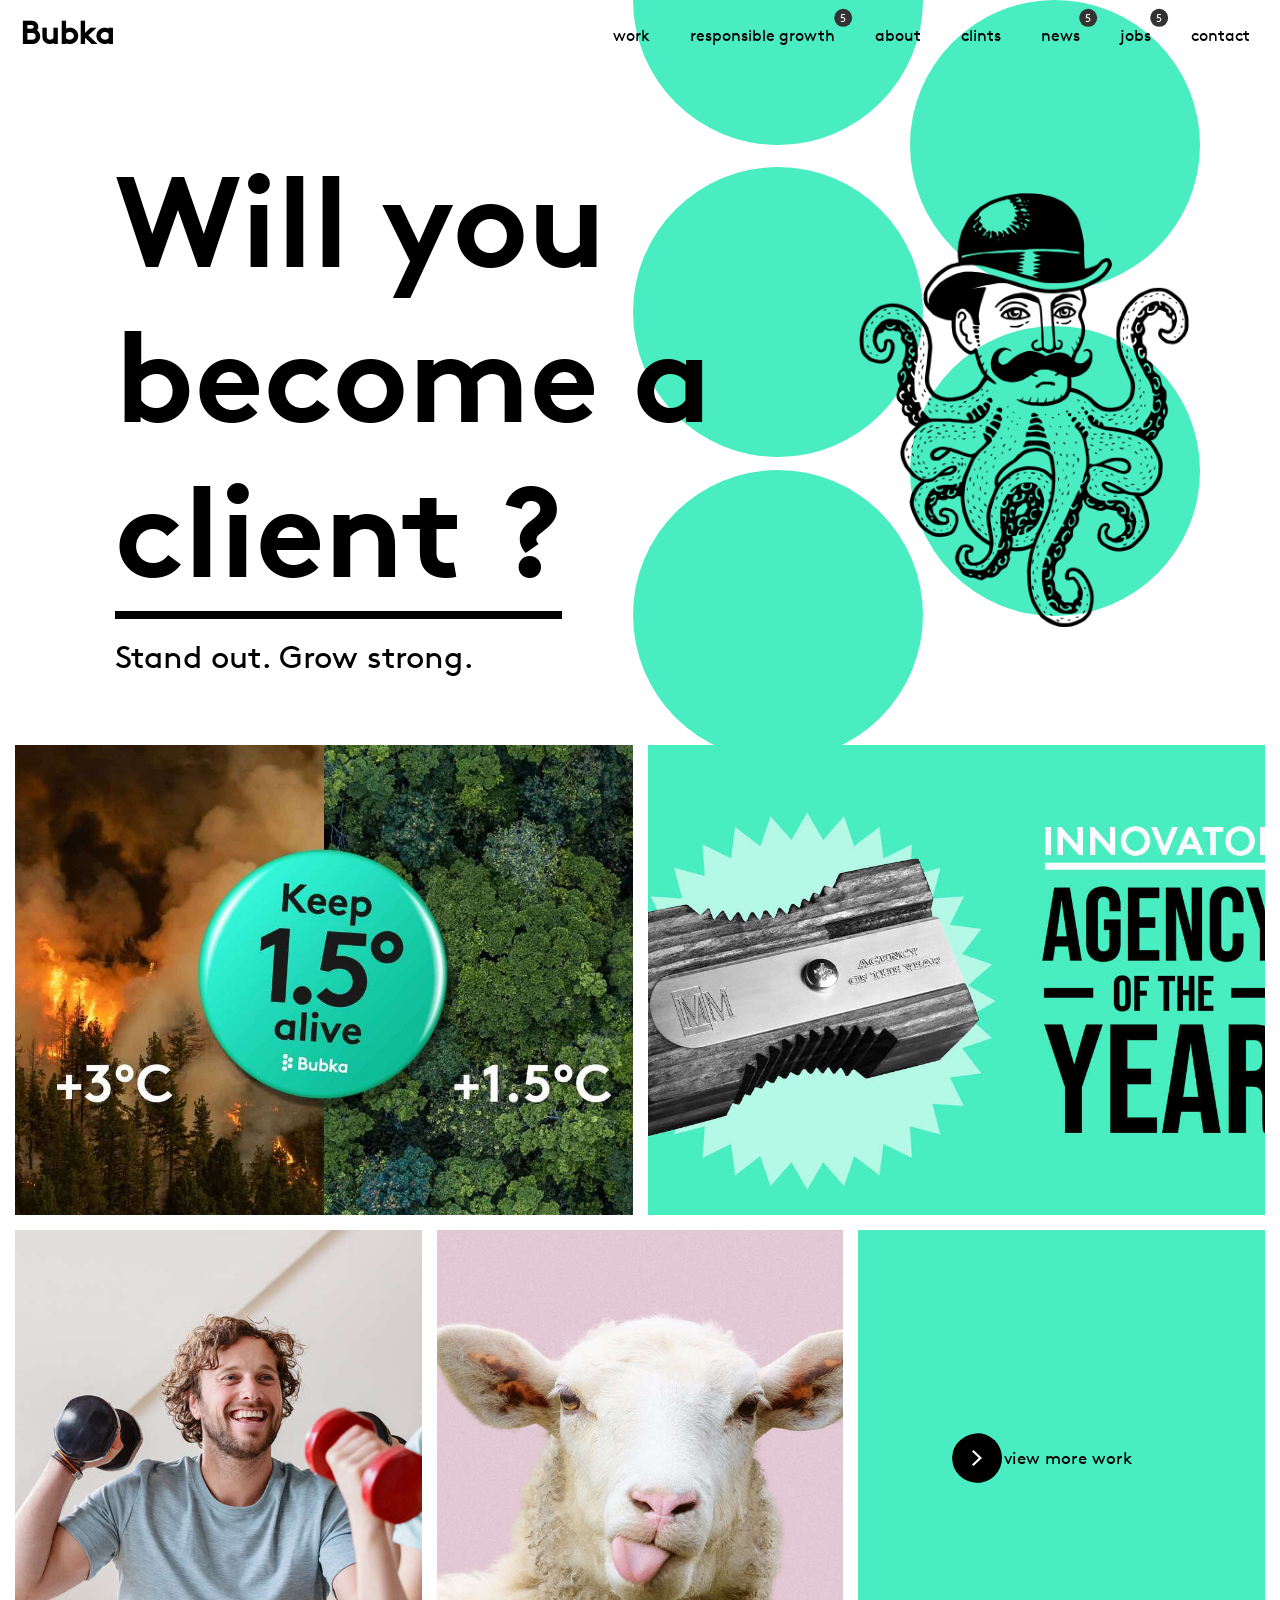
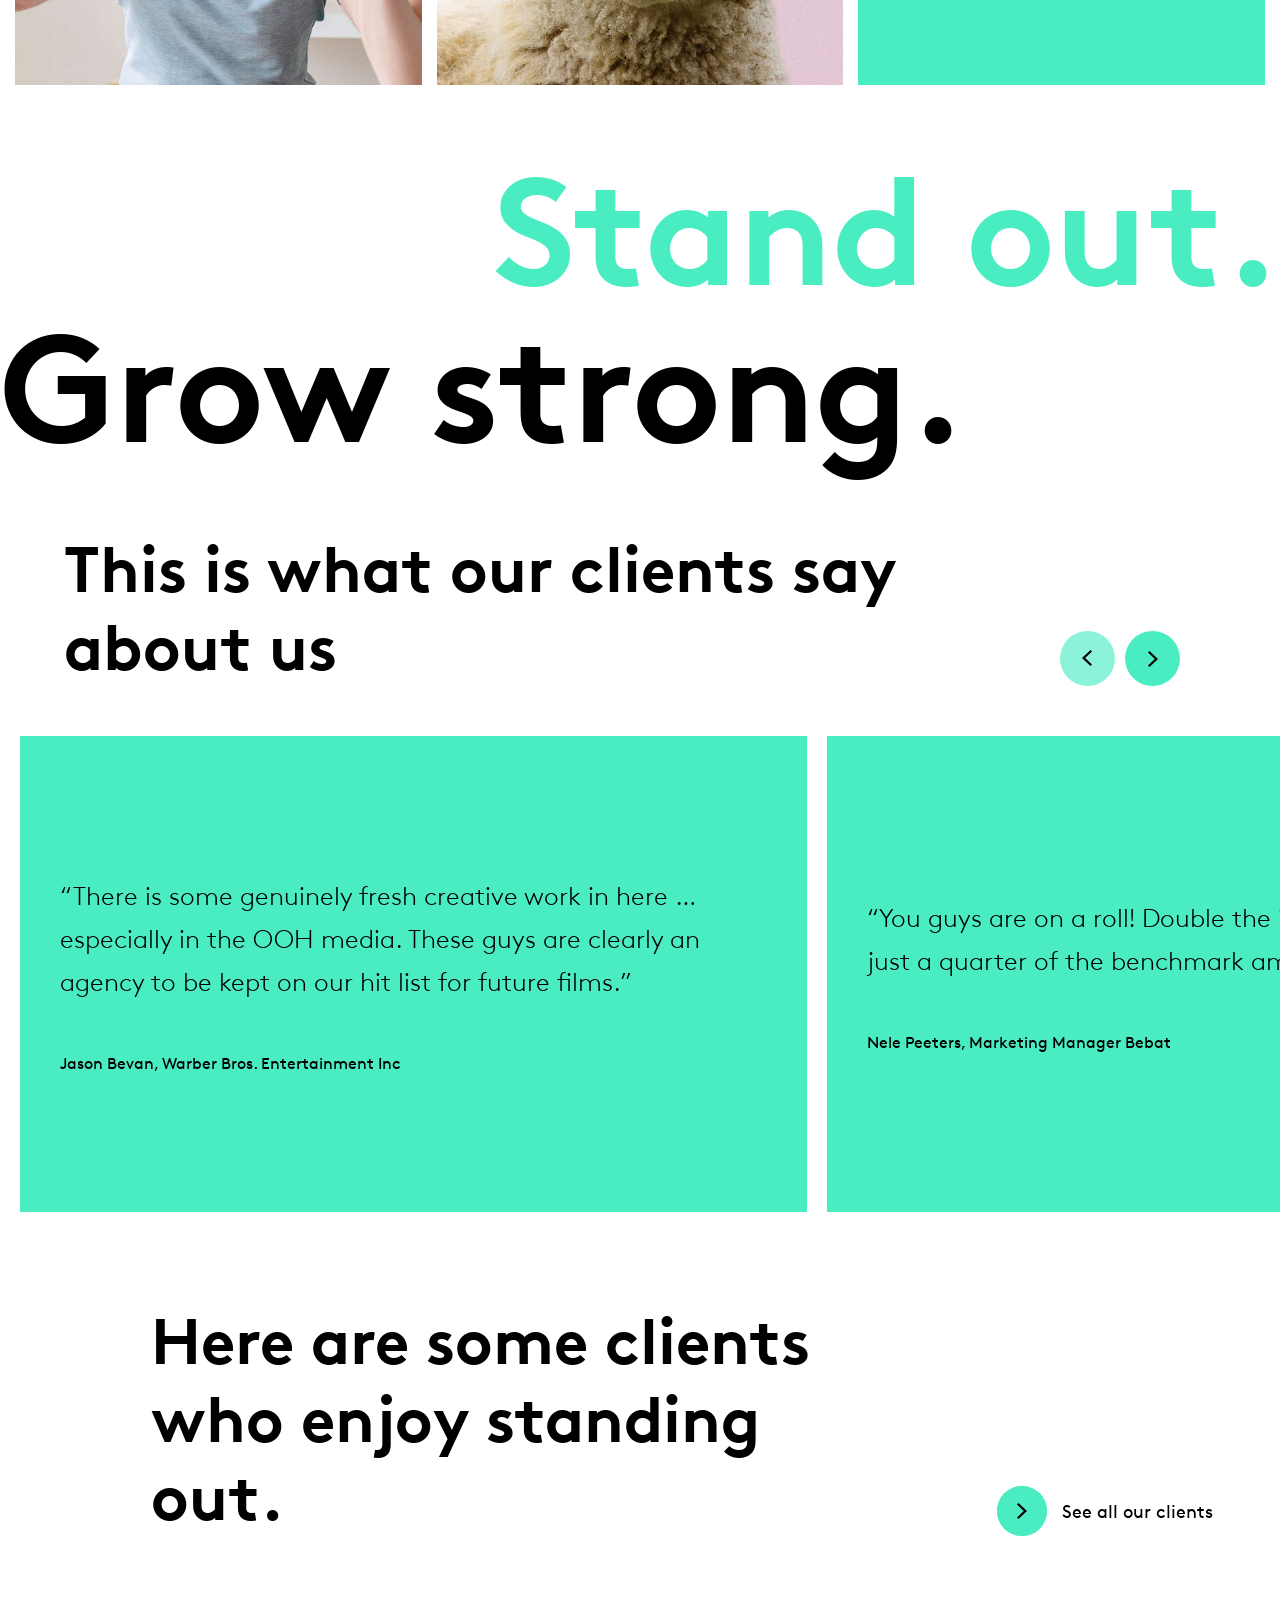
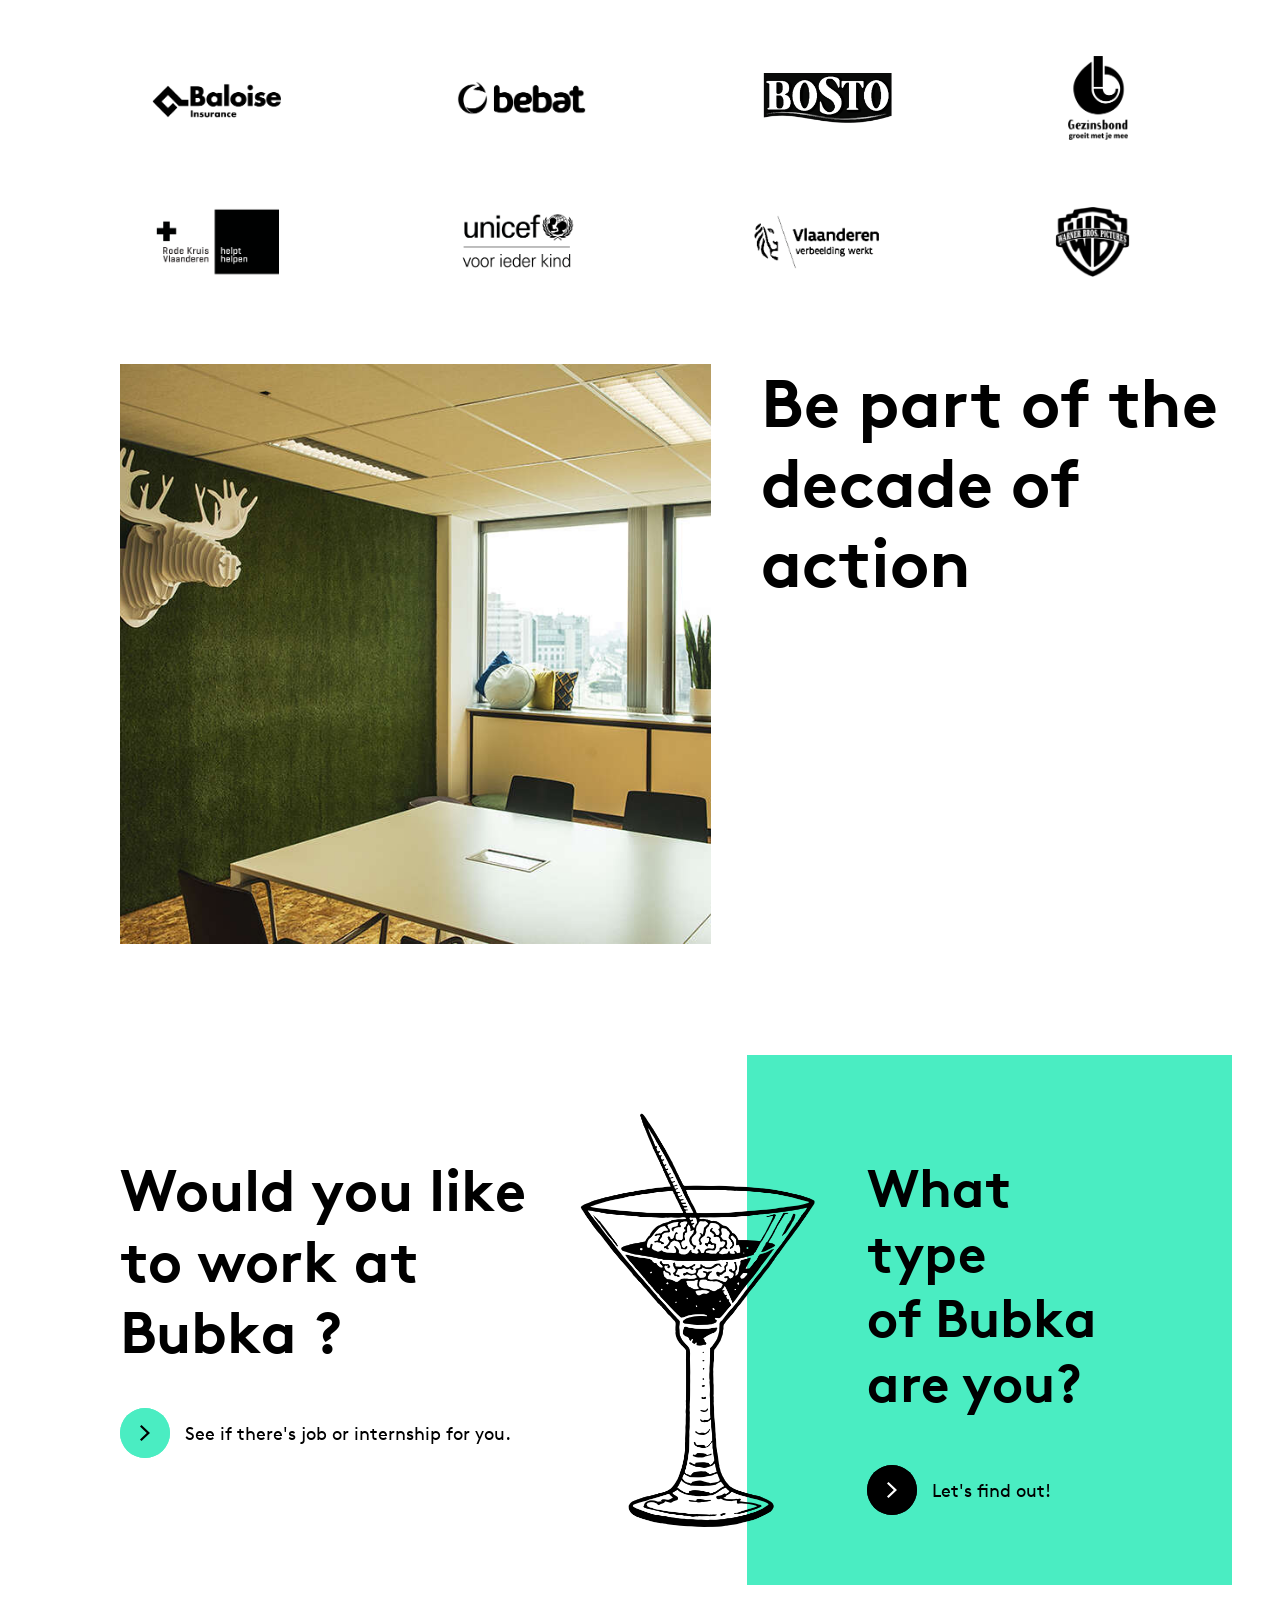
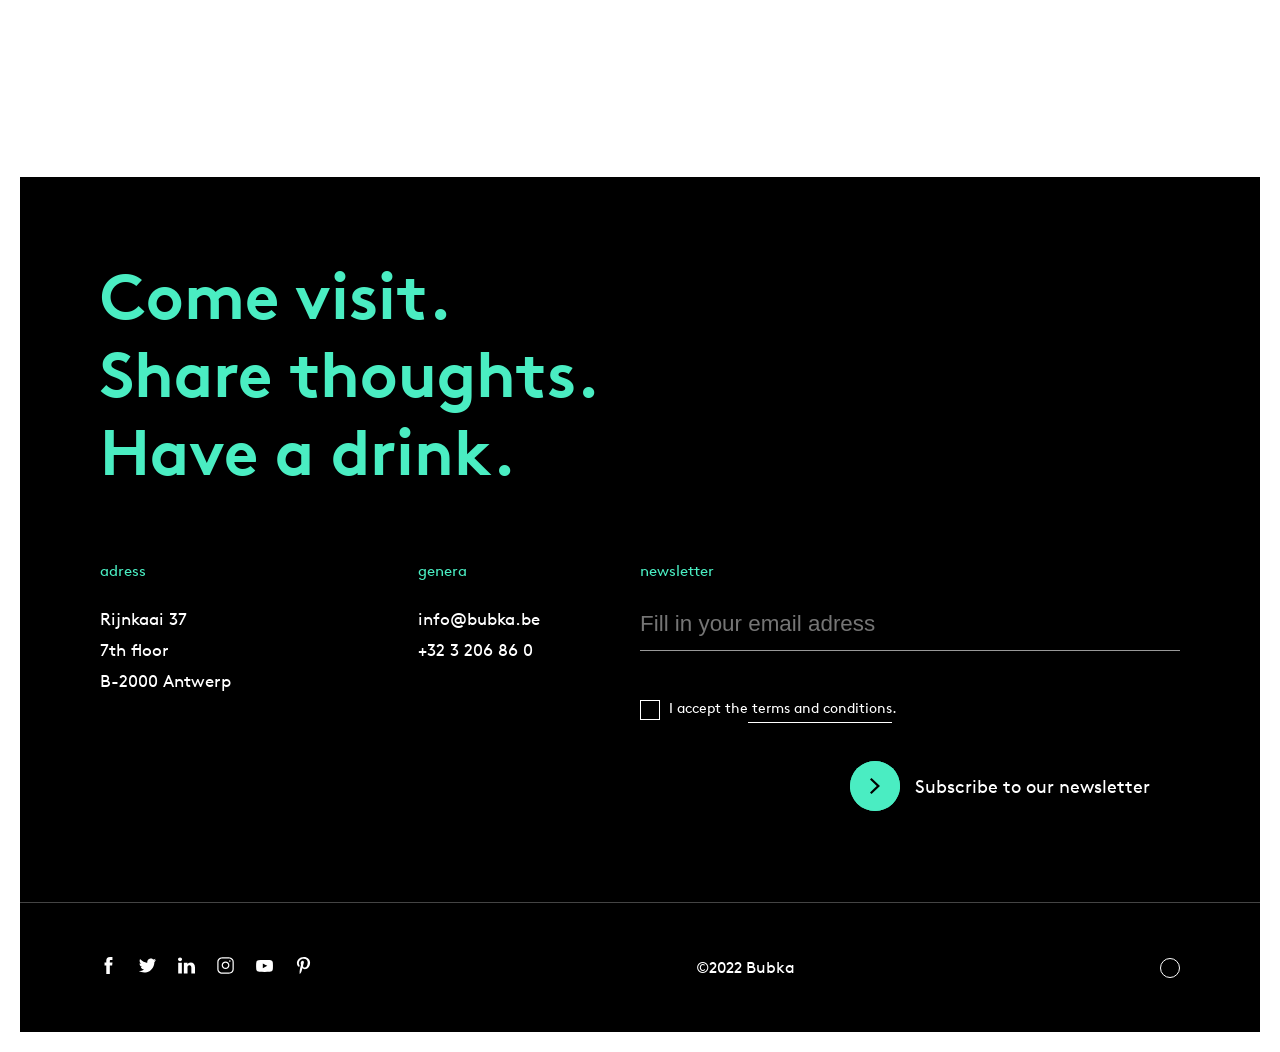
<file: index.html>
<!DOCTYPE html>
<html>
<head>
    <meta charset="UTF-8">
    <meta http-equiv="X-UA-Compatible" content="IE=edge">
    <meta name="viewport" content="width=device-width, initial-scale=1.0">
    <link rel="stylesheet" href="about.css">
    <title>bubka</title>
</head>
<body>
    <div class="cerles">
        <div class="c1"></div>
        <div class="c2"></div>
        <div class="c3"></div>
        <div class="c4"></div>
        <div class="c5"></div>
    </div>
    <nav class="menu">
        <div class="logo">
            <p id="texte_logo">Bubka</p>
            <div class="icones_menu">
                <div class="icn1"></div>
                <div class="icn2"></div>
                <div class="icn3"></div>
                <div class="icn4"></div>
                <div class="icn5"></div>
            </div>
        </div>
        <ul class="links_menu">
            <li class="link"><a href="#">work</a></li>
            <li class="link"><a href="#" class="notif">responsible growth</a></li>
            <li class="link"><a href="#">about</a></li>
            <li class="link"><a href="#">clints</a></li>
            <li class="link"><a href="#" class="notif">news</a></li>
            <li class="link"><a href="#" class="notif">jobs</a></li>
            <li class="link"><a href="#">contact</a></li>
        </ul>
    </nav>
    <header class="en_tete">
        <div class="content_text">
            <div class="texte_header">
                <h1>Will you <br> become a<br><span class="anime_texte"></span></h1>
                <p>Stand out. Grow strong.</p>
            </div>
        </div>
        <div class="header_img"></div>
        
    </header>
    <main class="main">
        <div class="galerie">
            <div class="long_image">
                <div class="img_galerie img_g1">
                    <div class="dark_back">
                        <div class="texte_dark">
                            <h2 class="h2">81% of sustainability ads lack credibility. And you campaigns ?</h2>
                        <p class="p">RESEARCH: The Credibility Deficit</p>
                        </div>
                    </div>
                </div>
                <div class="img_galerie img_g2">
                    <div class="dark_back">
                        <div class="texte_dark">
                            <h2 class="h2">Rejoice! We are Innovator Agency of the Year!</h2>
                        <p class="p">Hey, that's us!</p>
                        </div>
                    </div>
                </div>
            </div>
            <div class="petit_image">
                <div class="img_galerie img_g3">
                    <div class="dark_back">
                        <div class="texte_dark">
                            <h2 class="h2">Becoming a market leader, by caring for people</h2>
                        <p class="p">Bosto</p>
                        </div>
                    </div>
                </div>
                <div class="img_galerie img_g4">
                    <div class="dark_back">
                        <div class="texte_dark">
                            <h2 class="h2">What would happen if your lawn could talk? It'd send you to Horta</h2>
                        <p class="p">Horta</p>
                        </div>
                    </div>
                </div>
                <div class="img_galerie img_g5">
                    <button class="view">
                        <div class="fleche flch">
                            <img src="partenaires/blanc.svg">
                        </div>
                        view more work
                    </button>
                    <img src="bubka_img/Cat.png" class="img_cat">
                </div>
            </div>
        </div>
        <div class="texte_anime">
            <h2 class="right">Stand out.</h2>
            <h2 class="left">Grow strong.</h2>
        </div>
        <div class="contener_btn_slide">
            <h2>This is what <span class="back_para">our clients</span> say<br> about us</h2>
            <div class="btns_slides">
                <div class="btn_left flch">
                    <img src="partenaires/noir.svg">
                </div>
                <div class="btn_right flch">
                    <img src="partenaires/noir.svg">
                </div>
            </div>
        </div>
        <div class="caroucel">
            <div class="elements_caroucel">
                <div class="element">
                    <p class="titre_caroucel">“There is some genuinely fresh creative work in here … especially in the OOH media. These guys are clearly an agency to be kept on our hit list for future films.”</p>
                    <p class="para_caroucel">Jason Bevan, Warber Bros. Entertainment Inc</p>
                </div>
                <div class="element">
                    <p class="titre_caroucel">“You guys are on a roll! Double the interaction on our page in just a quarter of the benchmark amount of posts."</p>
                    <p class="para_caroucel">Nele Peeters, Marketing Manager Bebat</p>
                </div>
                <div class="element">
                        <p class="titre_caroucel">“In touch with my market, collaborative thinking and taking initiatives, creative solutions and fast, accurate action. And on top of that, I get to work with fun people at Bubka. Together, we’ve been finding the best ways to make Bosto grow year after year.” </p>
                        <p class="para_caroucel">Ann Vermeiren, Senior Product Manager Bosto</p>
                </div>
                <div class="element"></div>
            </div>
        </div>
        <div class="contener_btn_slide cbs2">
            <h2>Here are some <span class="back_para">clients</span> <br> who enjoy <span class="back_para">standing</span> <br> <span class="back_para">out.</span></h2>
            <button class="btn_anime blanc">
                <div class="fleche_anime flch">
                    <img src="partenaires/noir.svg">
                </div>
                See all our clients
            </button>
        </div>

        <div class="contener_partenaires">
            <div class="partetenaires part_1">
                <img src="partenaires/img1.png" class="img_part img_part_1">
                <img src="partenaires/img2.png" class="img_part img_part_2">
                <img src="partenaires/img3.png" class="img_part img_part_3">
                <img src="partenaires/img4.png" class="img_part img_part_4">
            </div>
            <div class="partetenaires part_2">
                <img src="partenaires/img5.png" class="img_part img_part_1">
                <img src="partenaires/img6.png" class="img_part img_part_2">
                <img src="partenaires/img7.png" class="img_part img_part_3">
                <img src="partenaires/img8.png" class="img_part img_part_4">
            </div>
        </div>
        <div class="section_img_para">
            <div class="img_sec_para"></div>
            <h2>Be part of the <br> <span class="back_para">decade of action</span></h2>
        </div>
        <div class="section_would">
            <div class="texte_sec_would">

                <h2>Would you like <br> to work at <br> Bubka ?</h2>

                <button class="btn_anime blanc">
                <div class="fleche_anime flch">
                    <img src="partenaires/noir.svg">
                </div>
                See if there's job or internship for you.
            </button>

            </div>
            <div class="img_would">
                <div class="staking">
                    <h2>What <br> type <br> of Bubka <br> are you?</h2>

                    <div class="img_would_abs"></div>

                    <button class="btn_anime btn_would noir">
                        <div class="fleche_anime flch">
                            <img src="partenaires/blanc.svg">
                        </div>
                        Let's find out!
                    </button>
                </div>
            </div>
        </div>
    </main>
    <footer class="pied_page">
        <div class="main_footer">
            <h2>Come visit. <br> Share thoughts. <br> Have a drink.</h2>
            <div class="section_news">
                <div class="contacts">
                    <ul>
                        <li class="titre_contact">adress</li>
                        <li>Rijnkaai 37</li>
                        <li>7th floor</li>
                        <li>B-2000 Antwerp</li>
                    </ul>
                    <ul>
                        <li class="titre_contact">genera</li>
                        <li>info@bubka.be</li>
                        <li>+32 3 206 86 0</li>
                    </ul>
                </div>
                <div class="newsletter">
    
                    <p class="titre_contact">newsletter</p>
    
                    <input type="email" id="mail" placeholder="Fill in your email adress">
    
                    <div class="check">
                        <input type="checkbox" id="terme">
                        <label for="terme">I accept the terms and conditions.</label>
                    </div>
    
                    <div class="btn_footer">
                        
                    <button class="btn_anime blanc">
                        <div class="fleche_anime flch">
                            <img src="partenaires/noir.svg">
                        </div>
                        Subscribe to our newsletter
                    </button>
    
                    </div>
    
                </div>
            </div>
            <div class="footer_footer">
                <div class="icones">
                    <div class="svgA">
                        <img src="svg/facebook_online_social_media_icon-icons.com_71882.svg">
                    </div>
                    <div class="svgB">
                        <img src="svg/twitter_online_social_media_icon-icons.com_71881.svg">
                    </div>
                    <div class="svgC">
                        <img src="svg/linked_in_online_social_media_icon-icons.com_71877.svg">
                    </div>
                    <div class="svgD">
                        <img src="svg/instagram_f_icon-icons.com_65485.svg">
                    </div>
                    <div class="svgE">
                        <img src="svg/YOUTUBE_icon-icons.com_65487.svg">
                    </div>
                    <div class="svgF">
                        <img src="svg/pinterest_online_social_media_icon-icons.com_71875.svg">
                    </div>
                </div>
                <p>©2022 Bubka</p>
                <div class="icone_bizare"></div>
            </div>
        </div>
    </footer>
    <script src="main.js"></script>
</body>
</html>
</file>
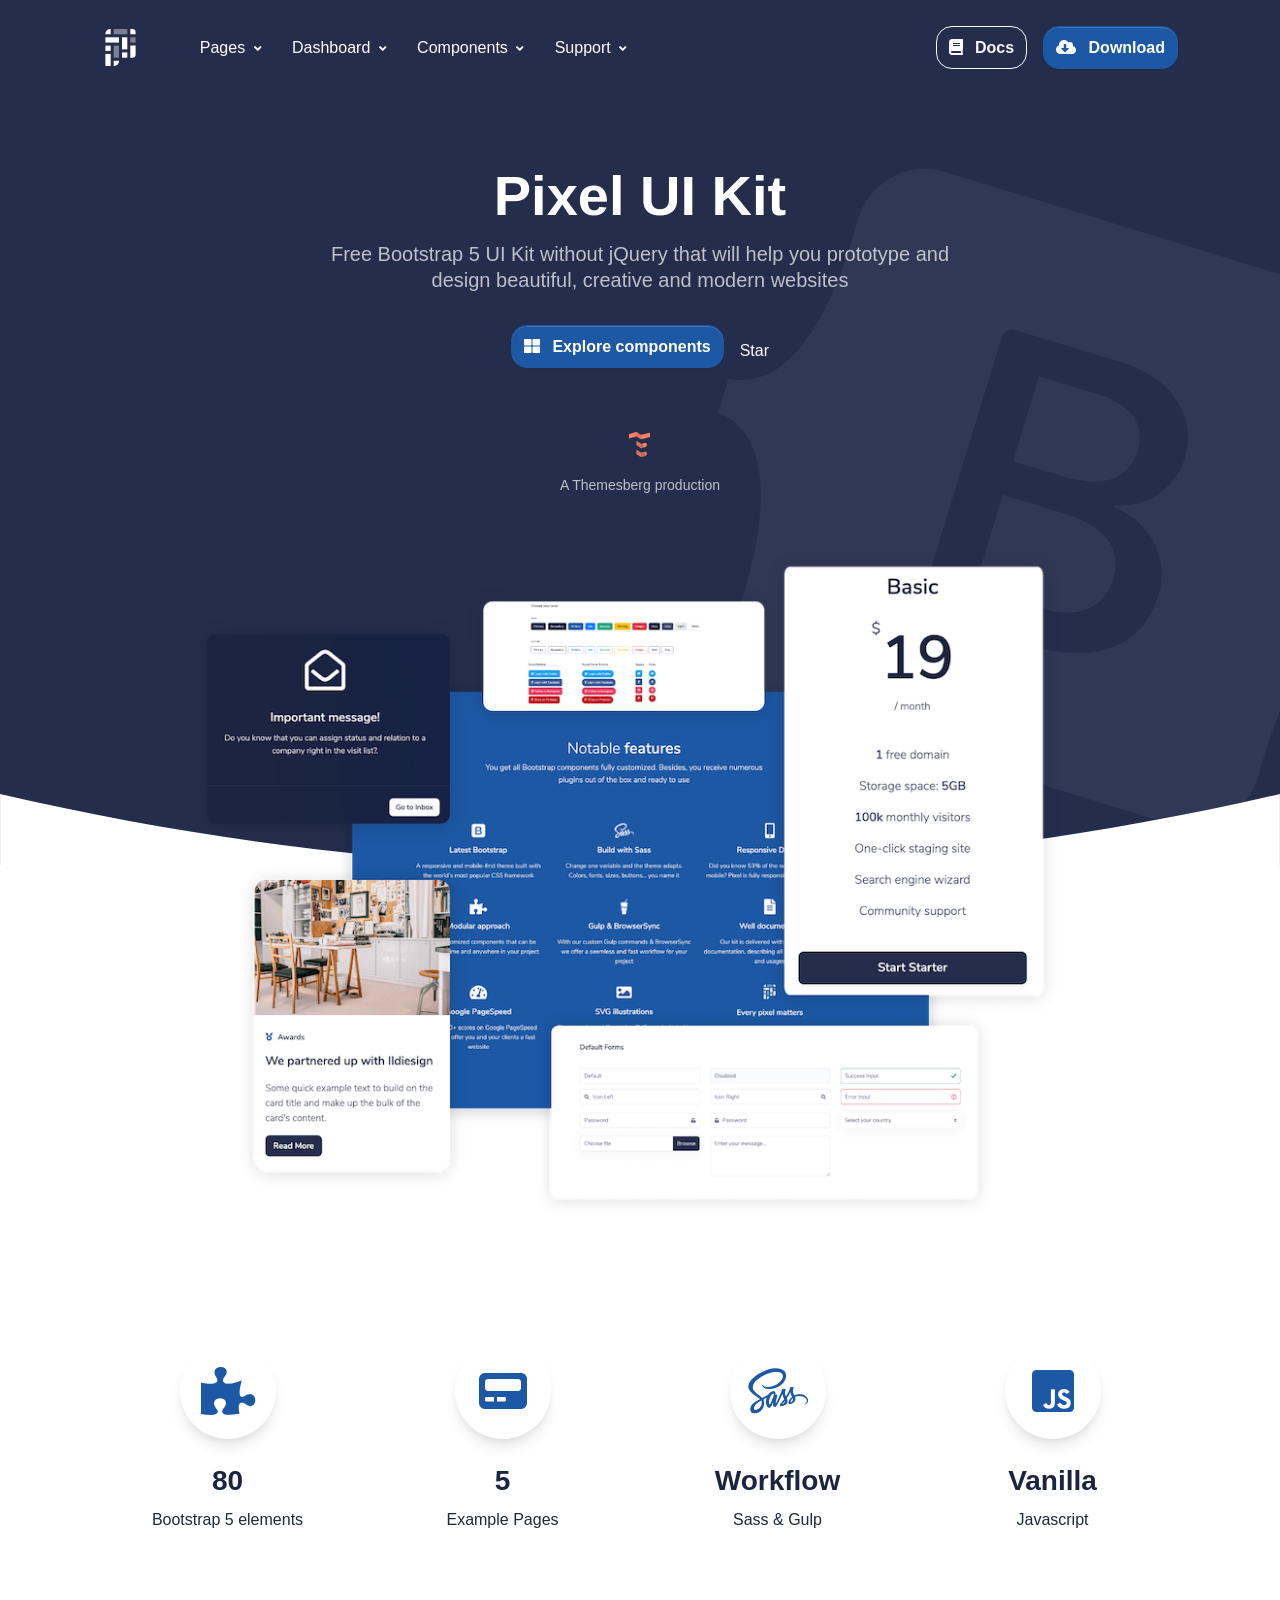
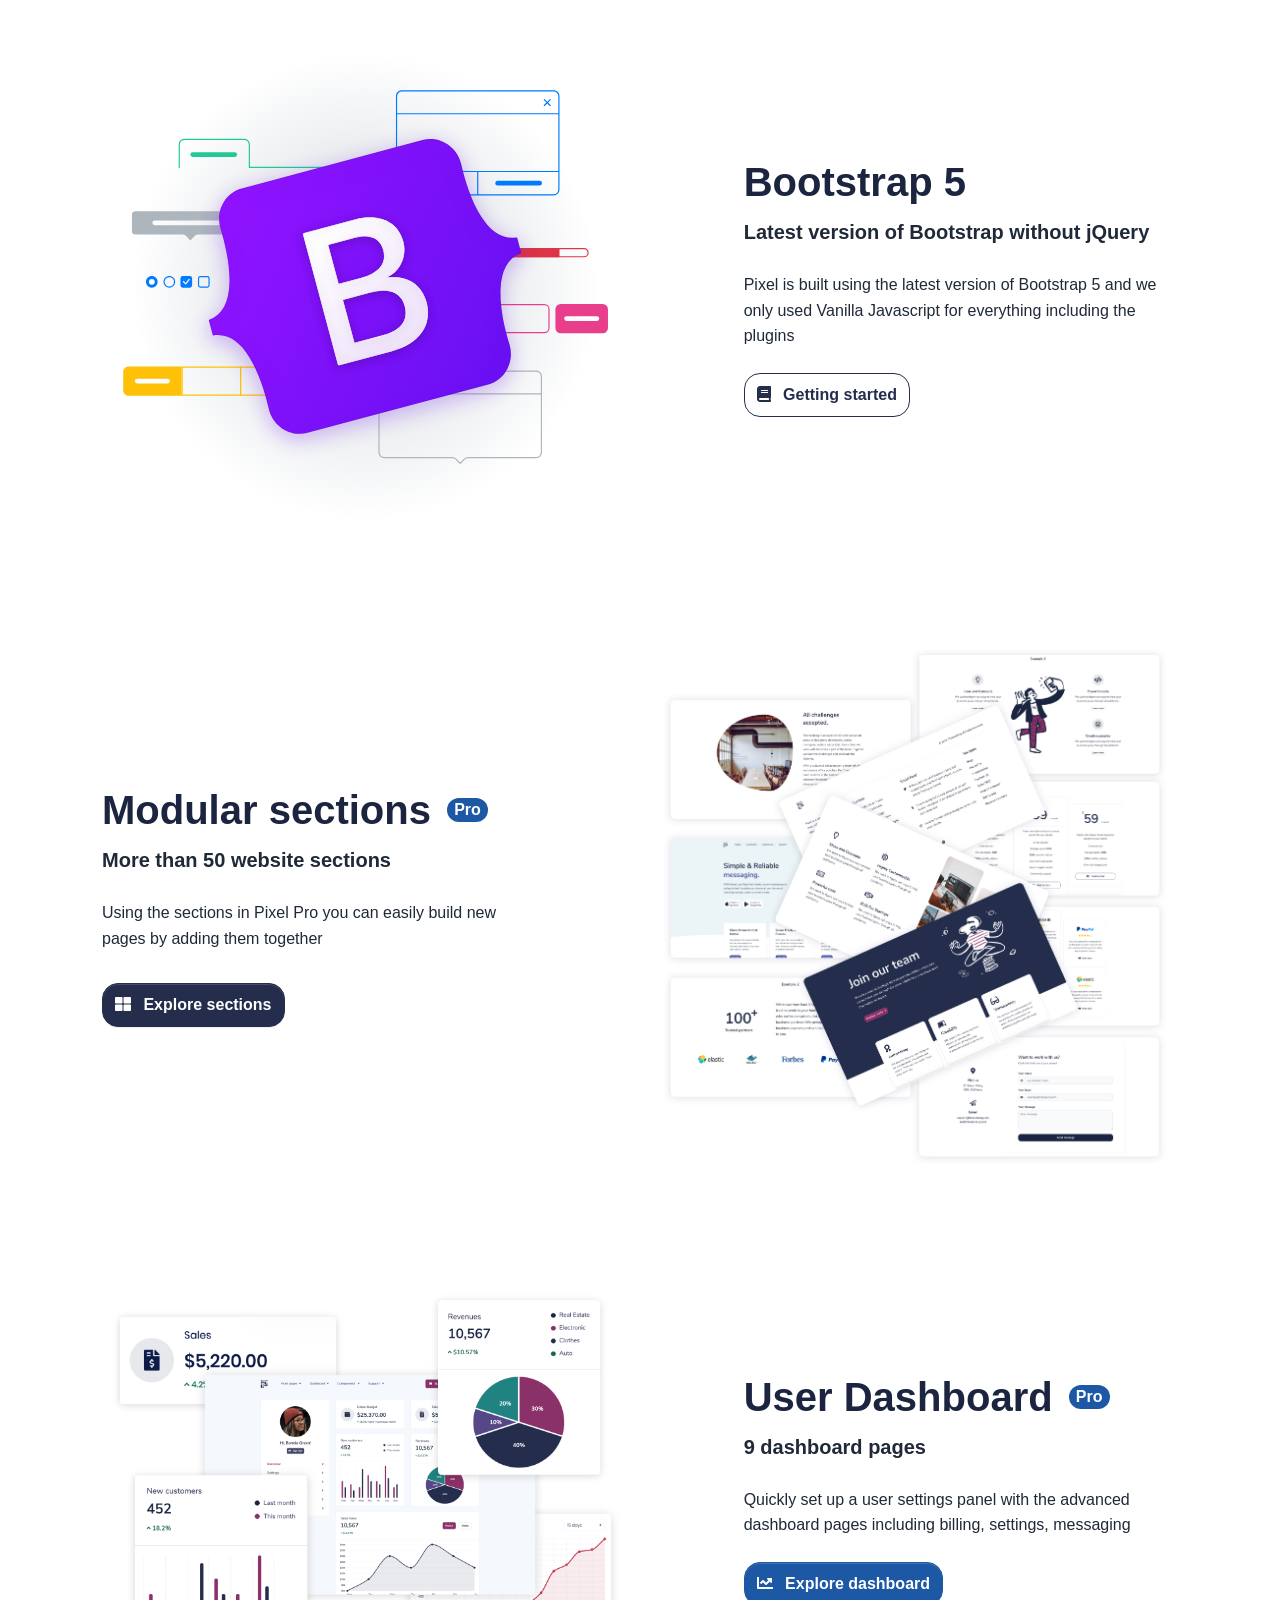
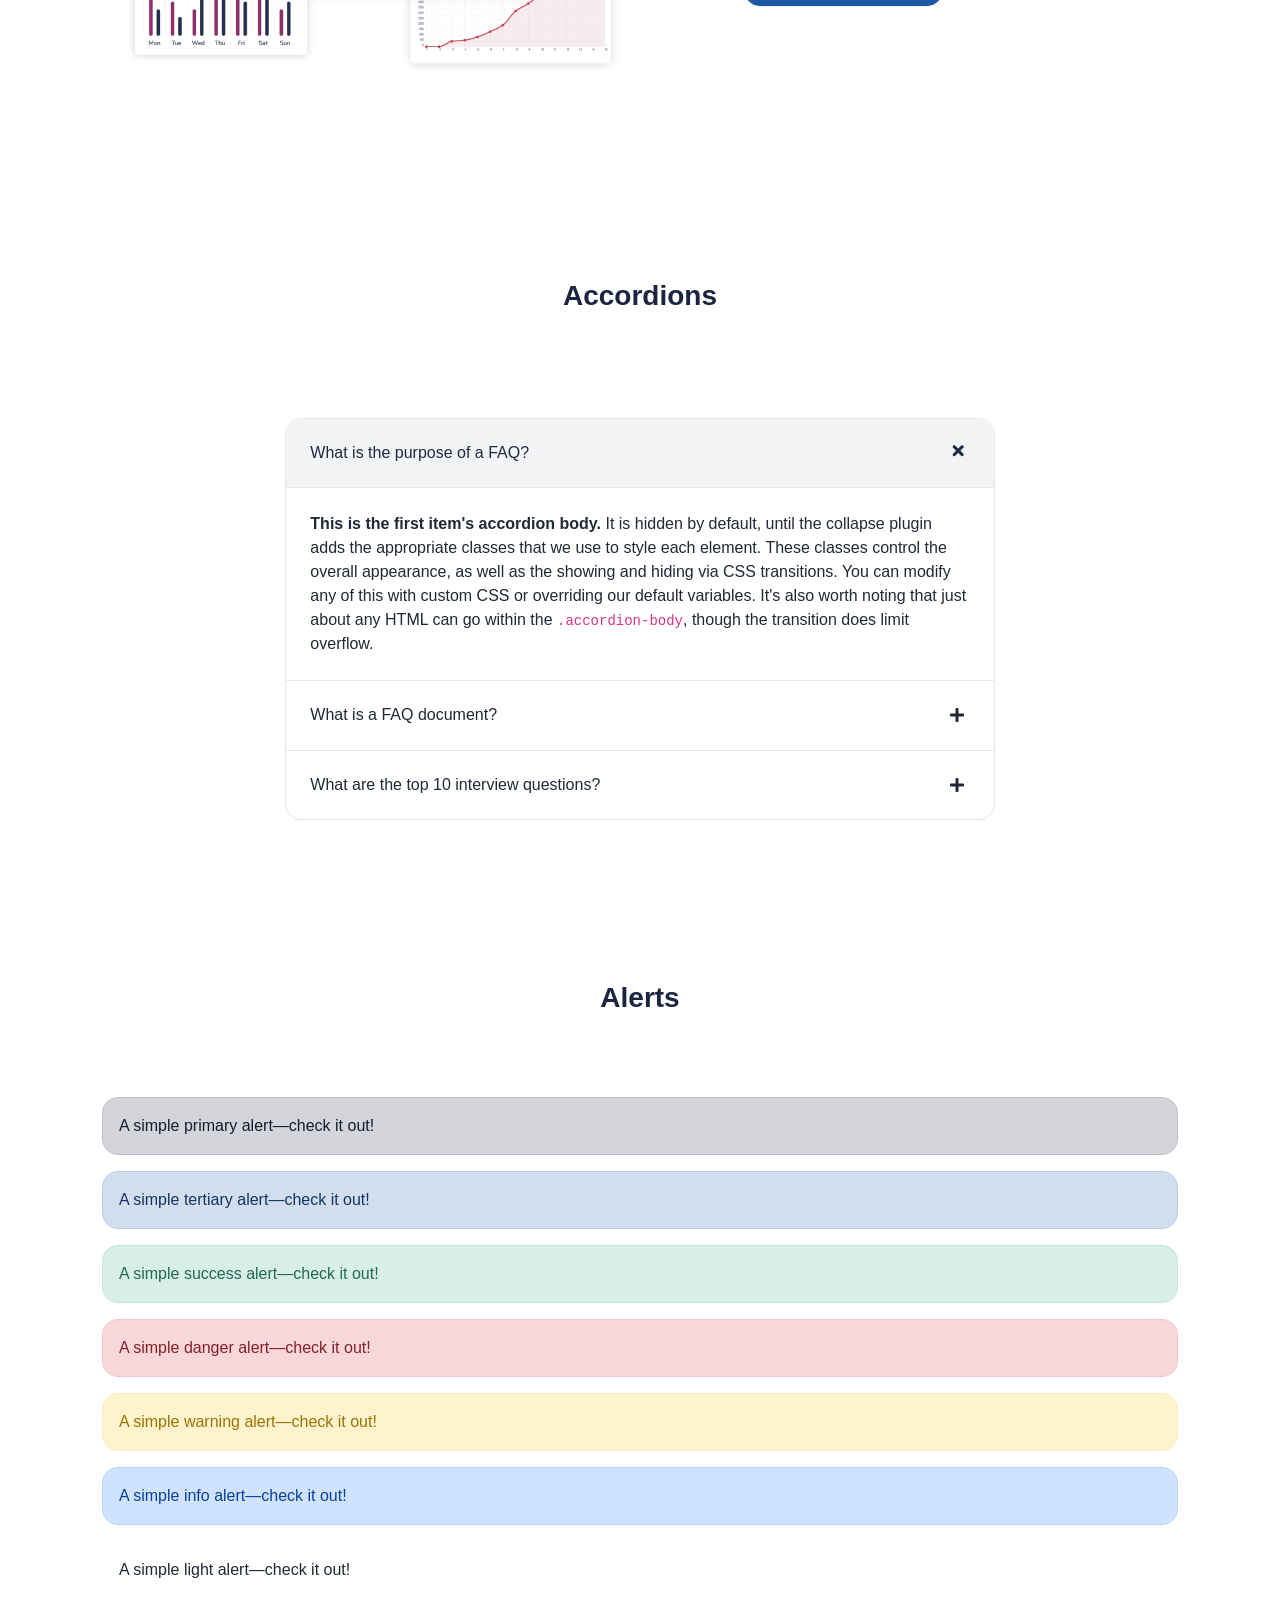
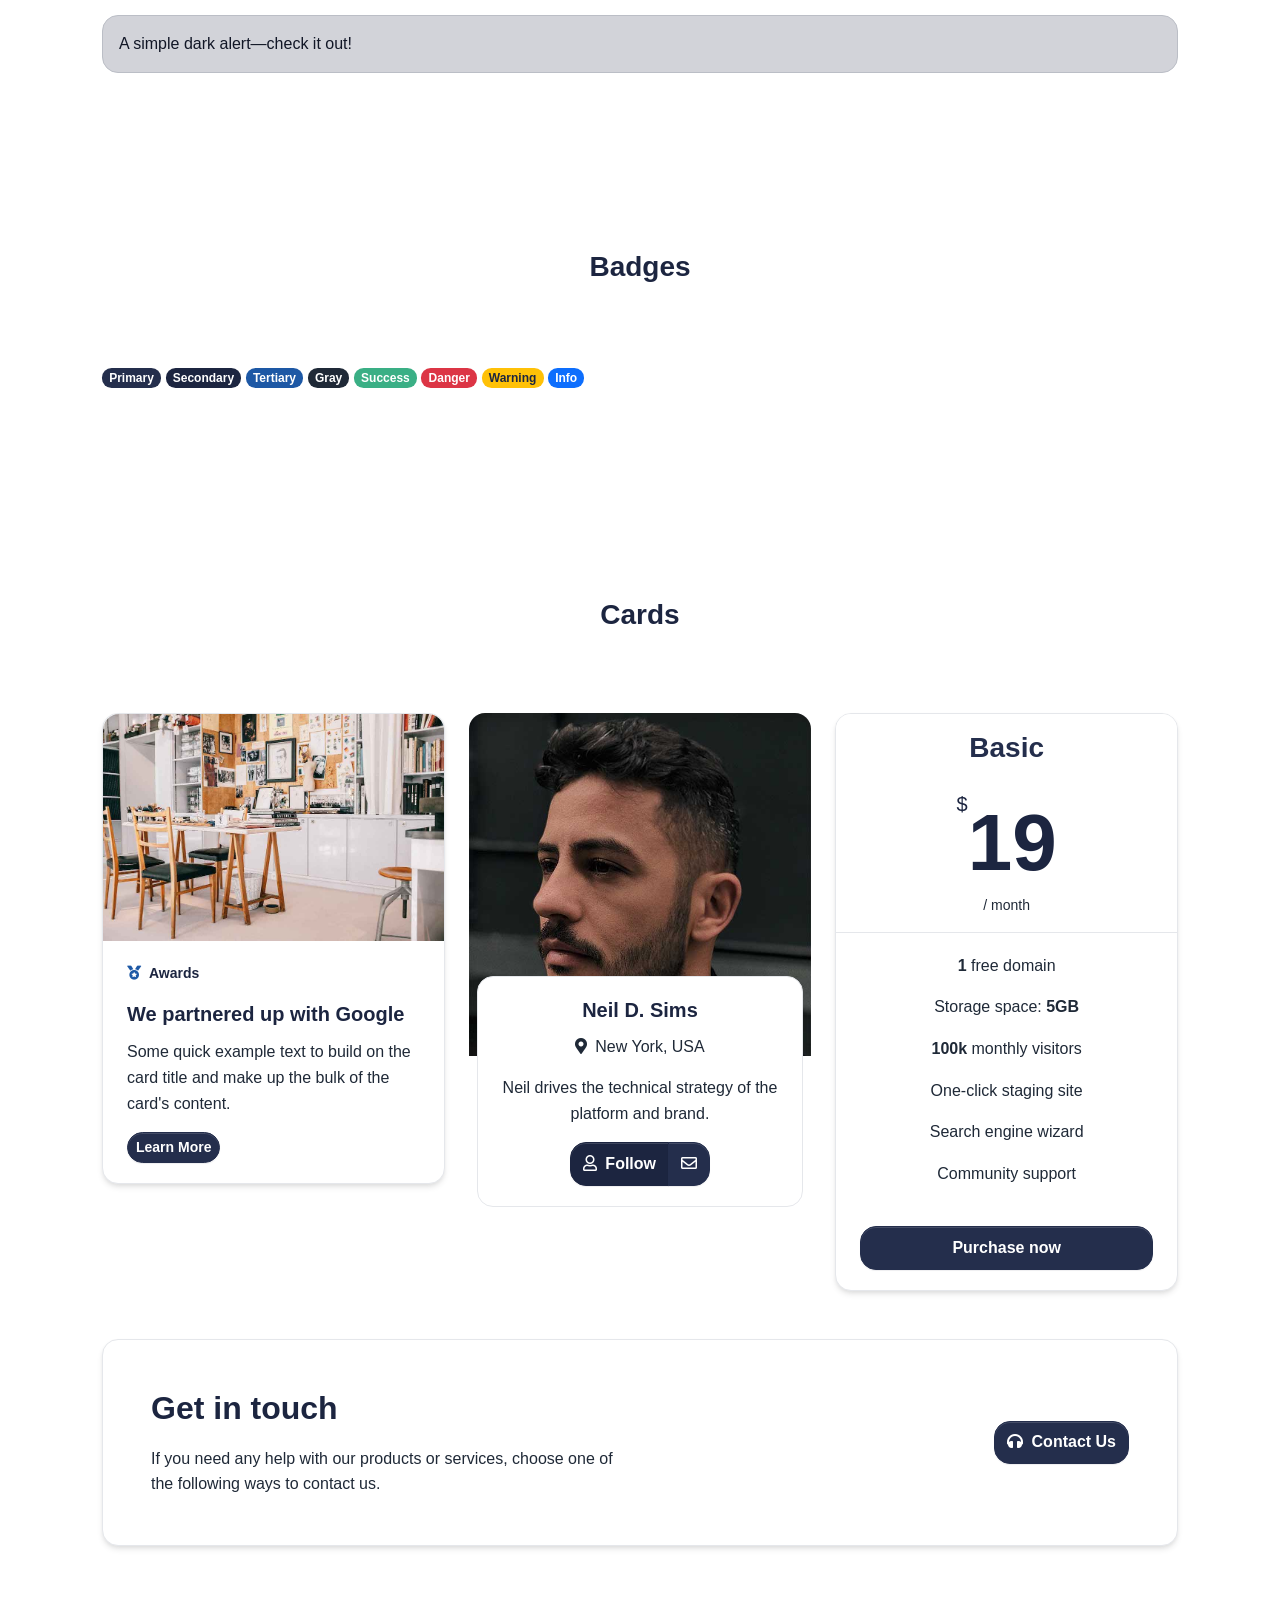
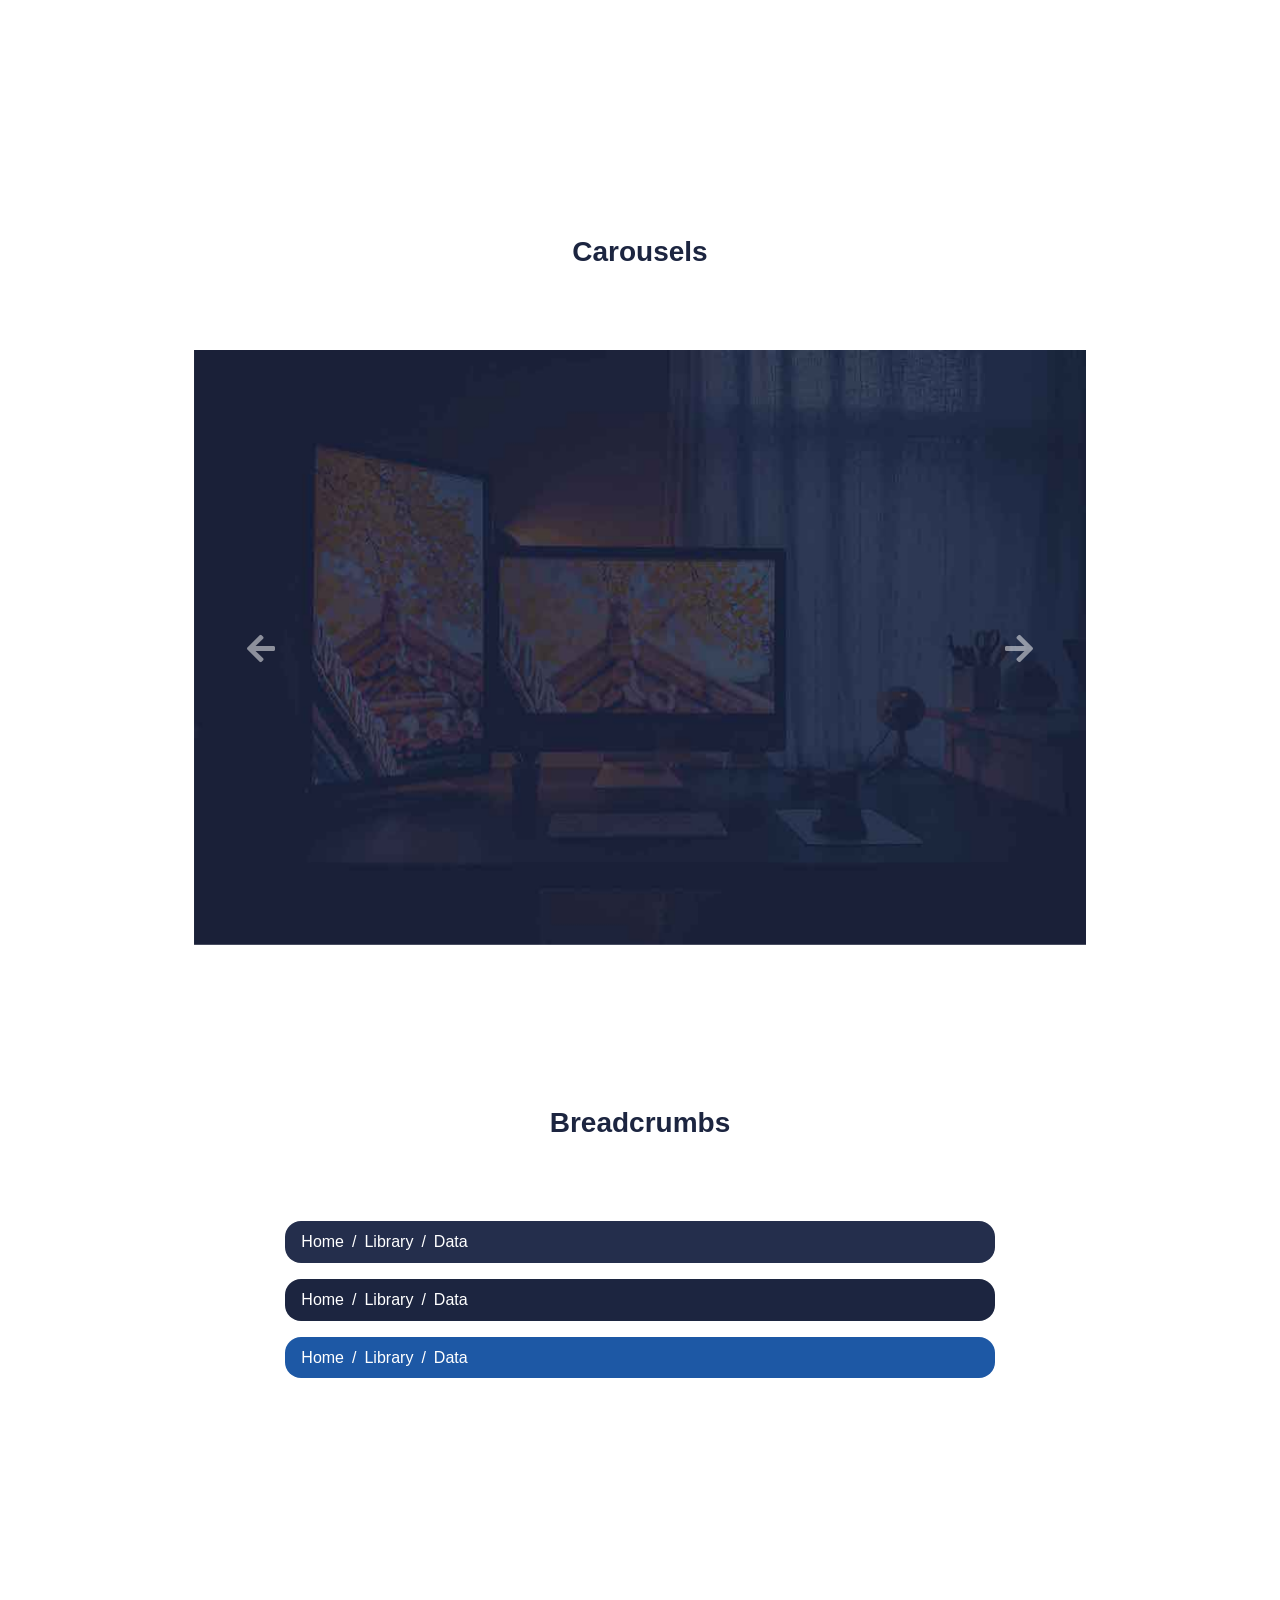
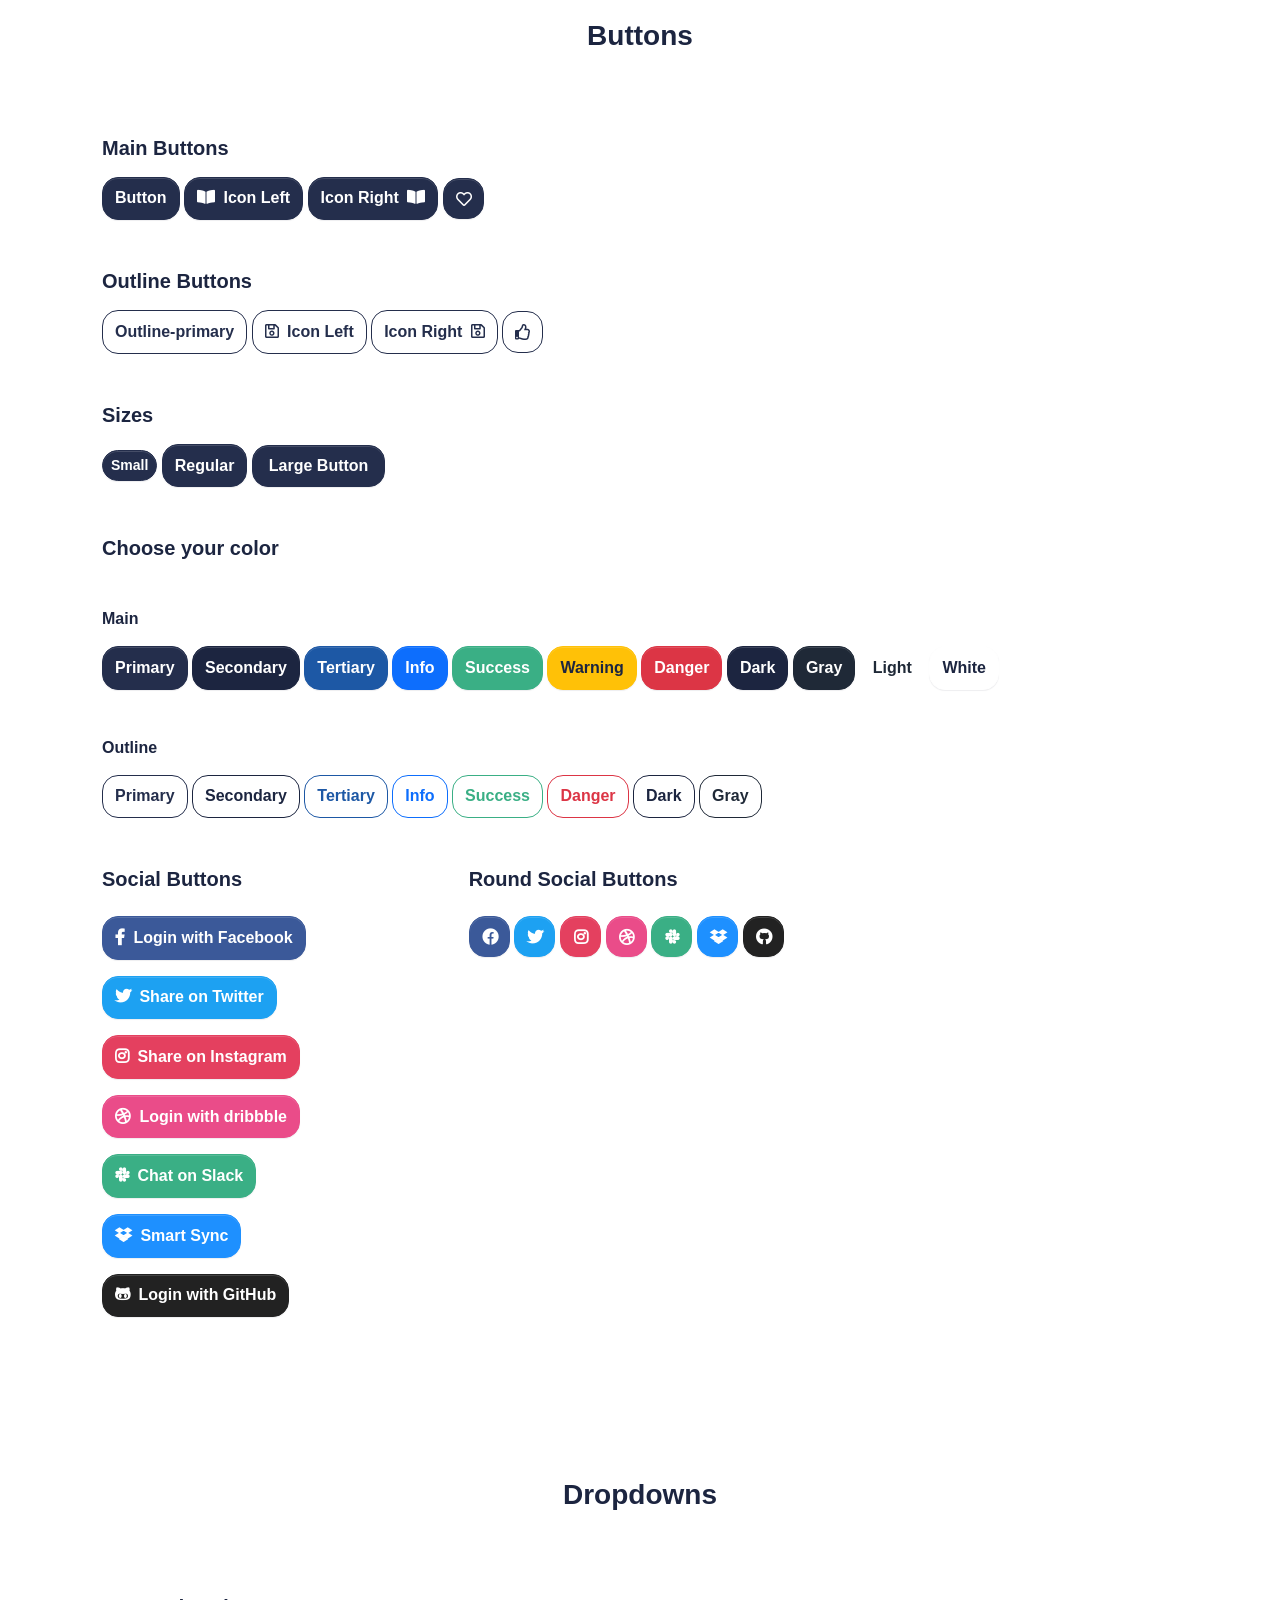
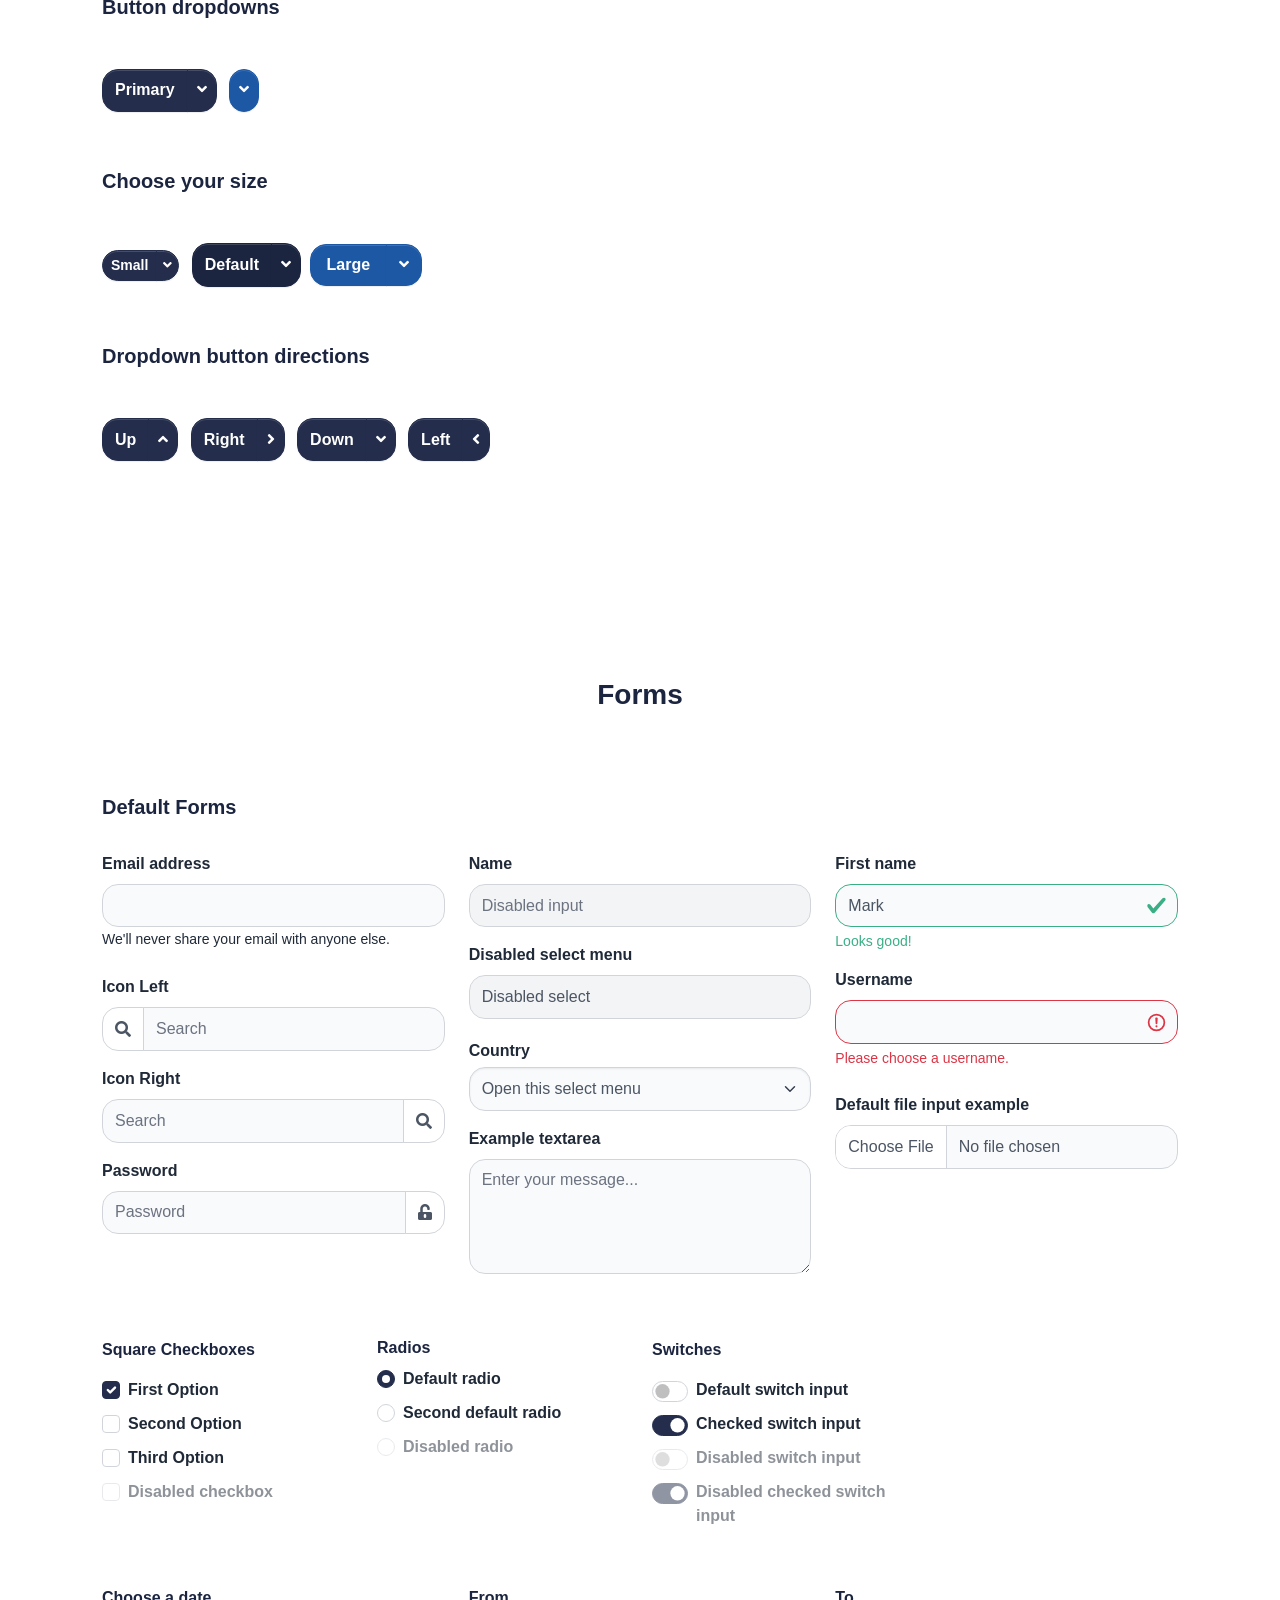
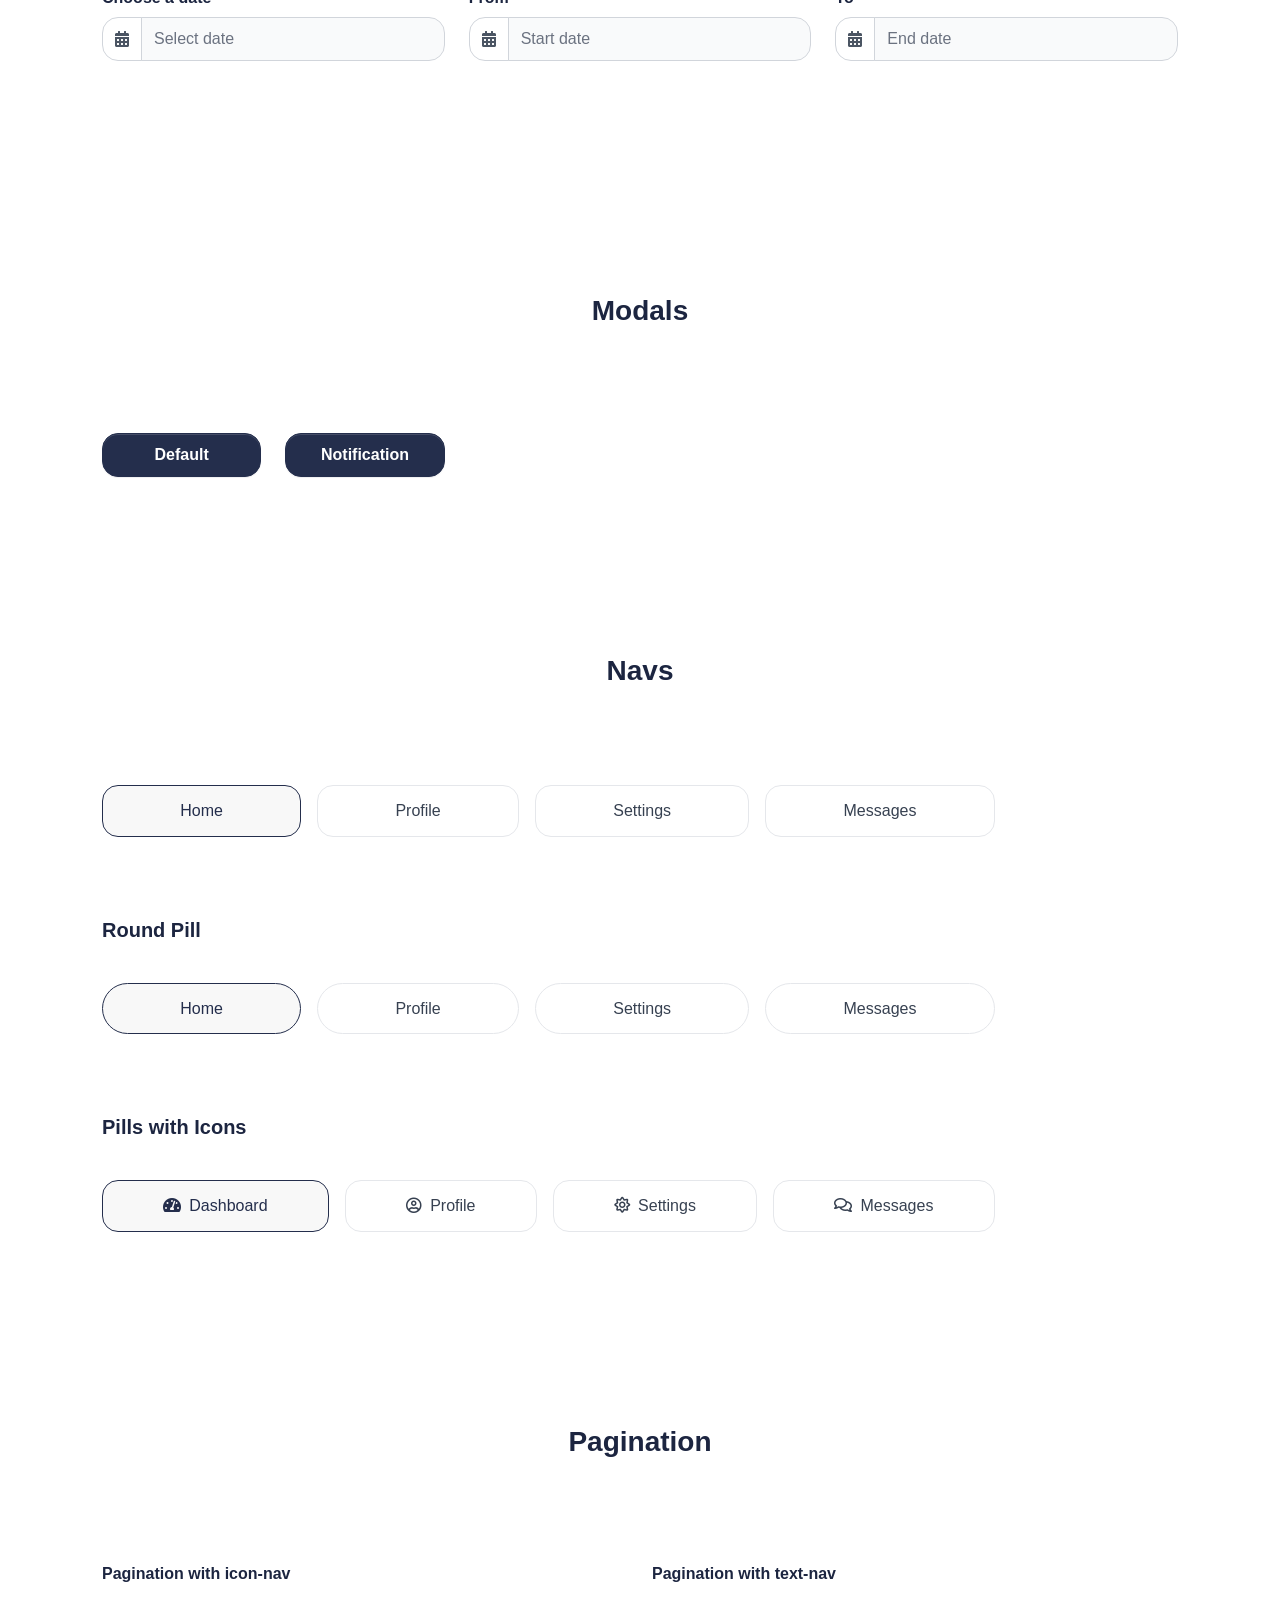
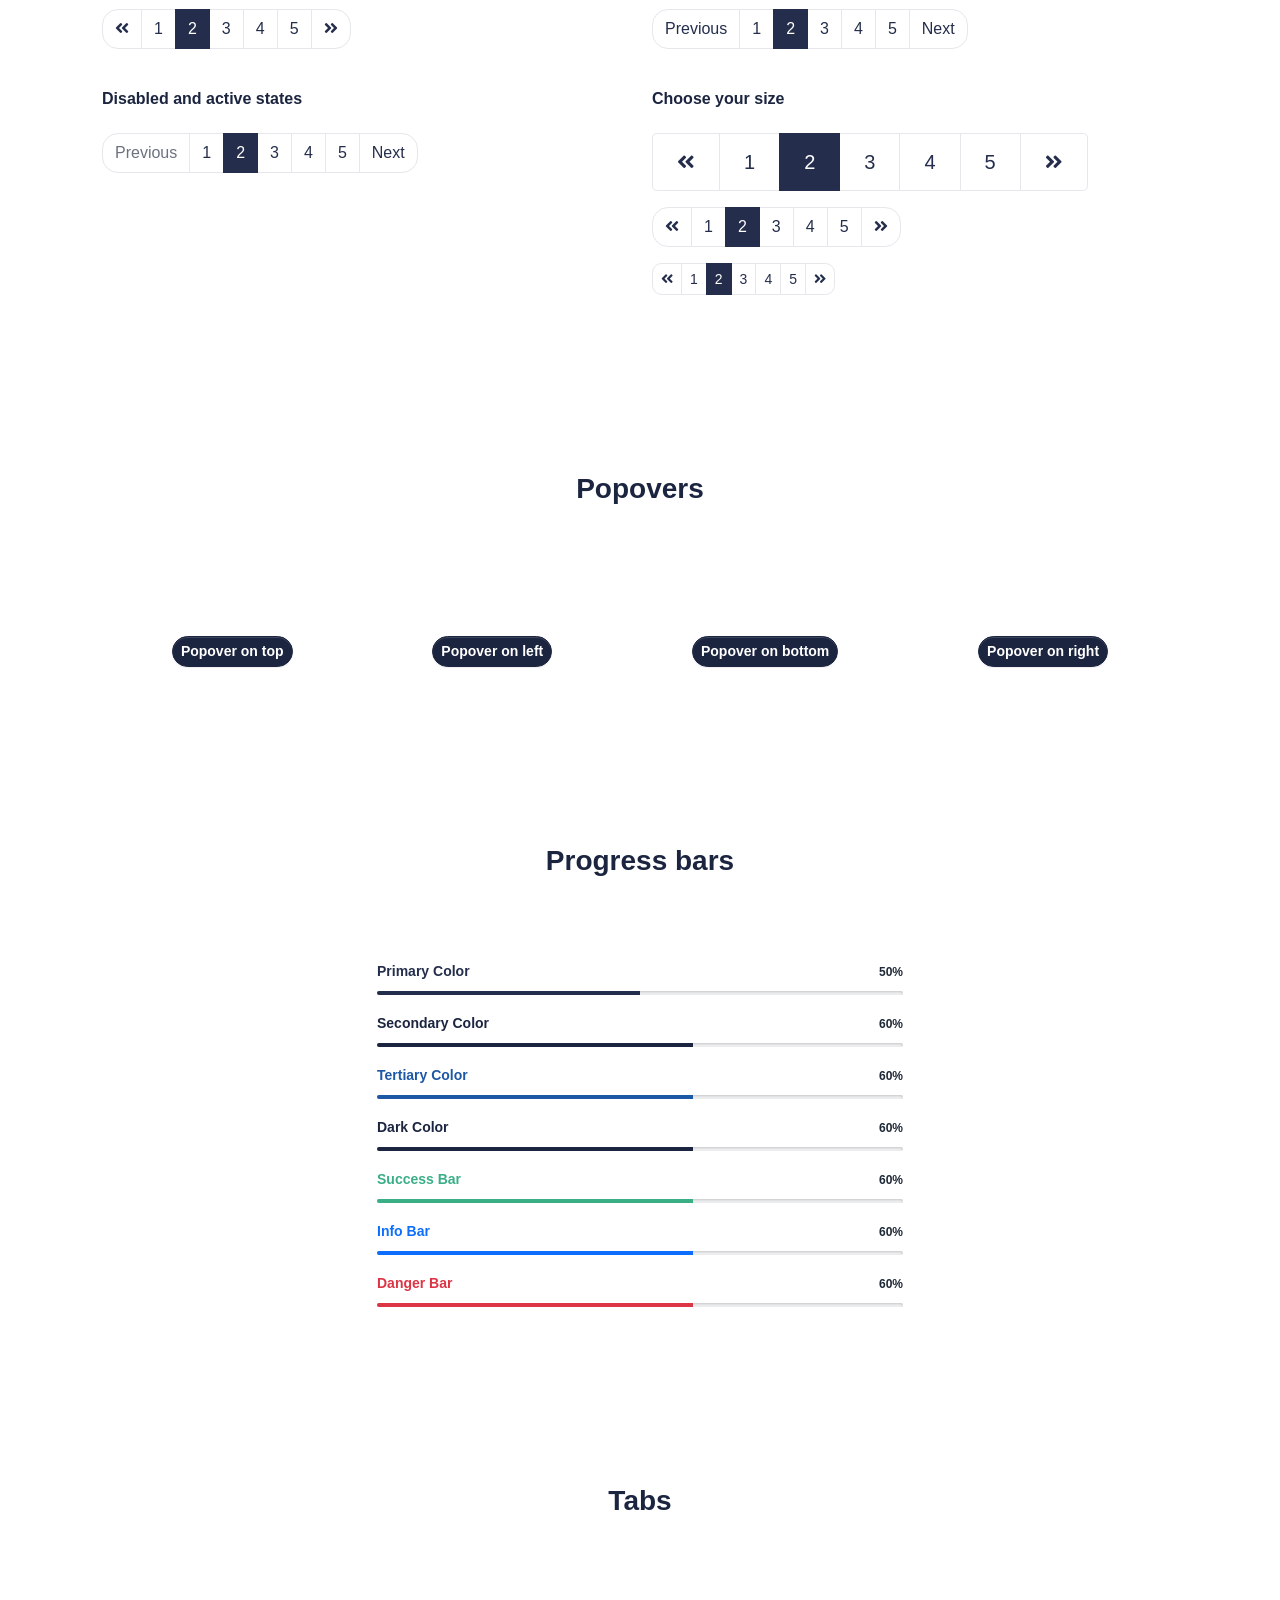
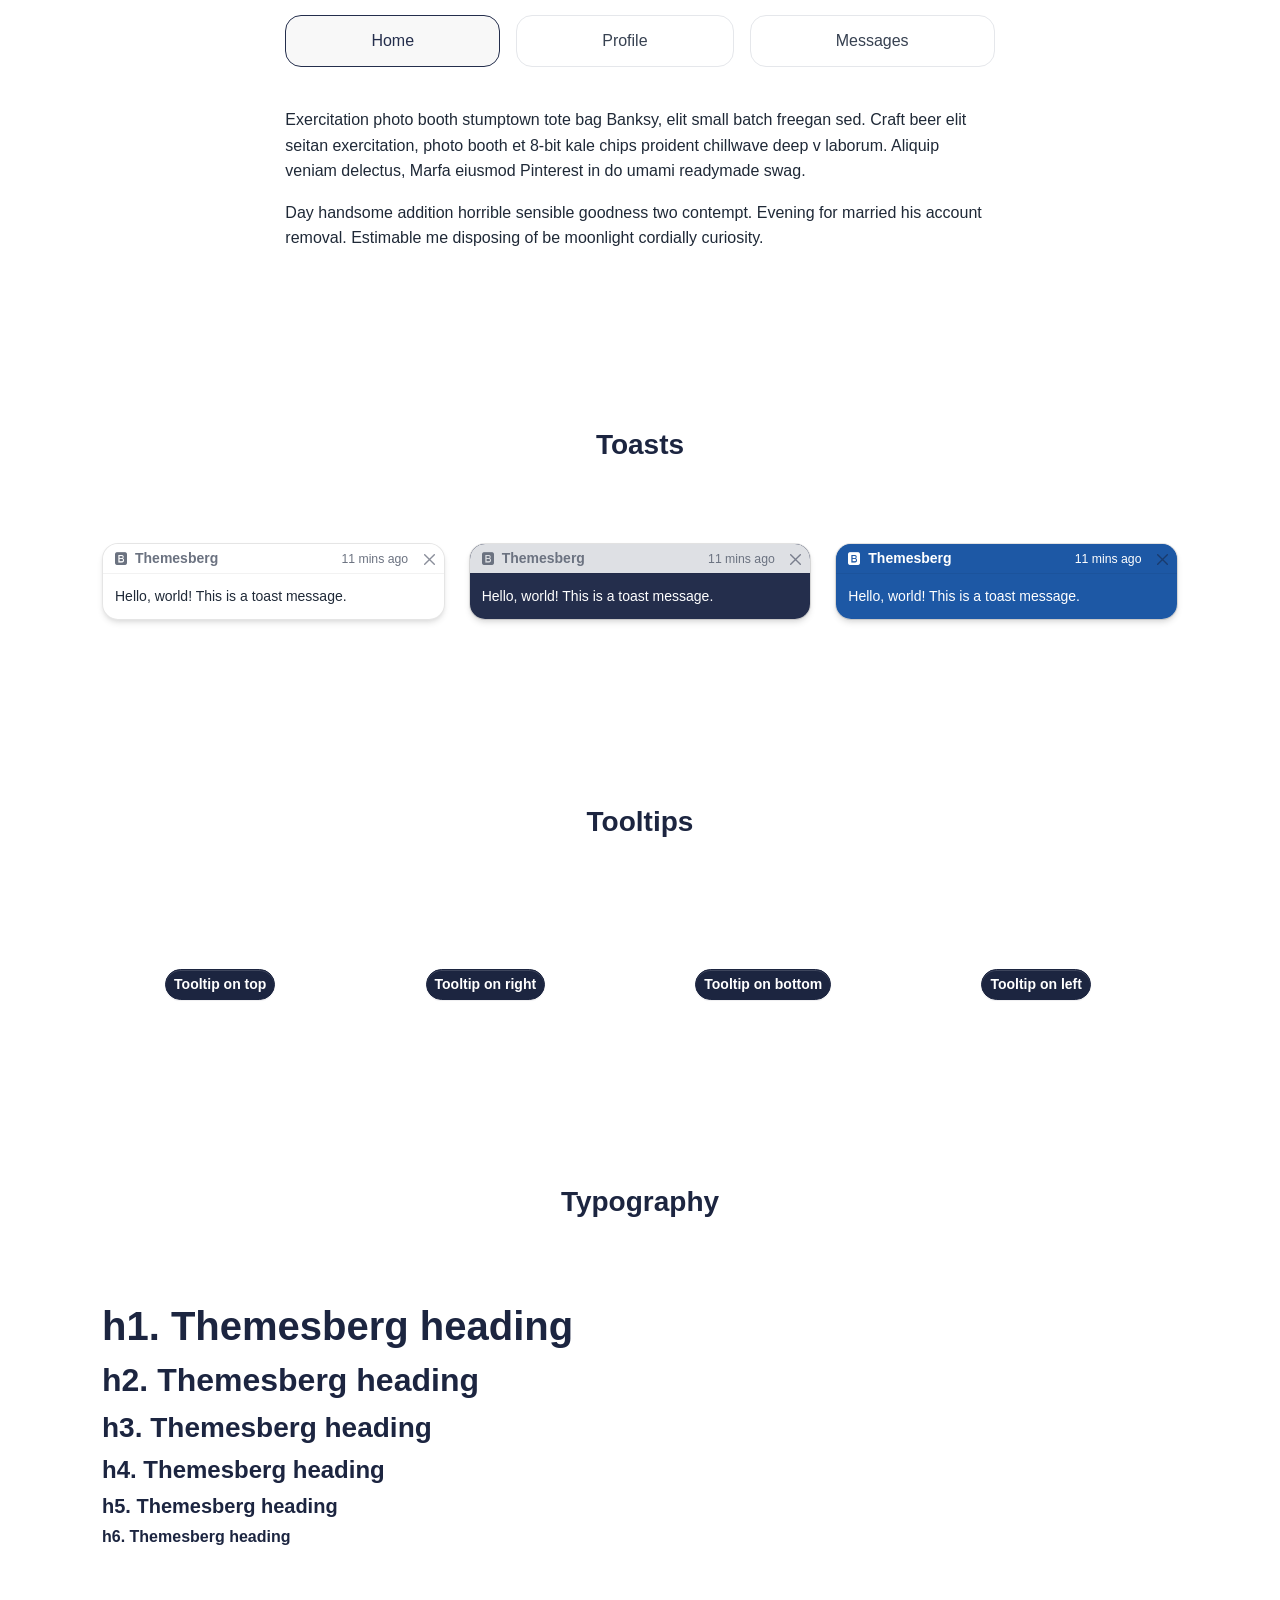
<file: html&css/index.html>
<!--

=========================================================
* Pixel Free Bootstrap 5 UI Kit
=========================================================

* Product Page: https://themesberg.com/product/ui-kit/pixel-free-bootstrap-5-ui-kit
* Copyright 2021 Themesberg (https://www.themesberg.com)

* Coded by https://themesberg.com

=========================================================

* The above copyright notice and this permission notice shall be included in all copies or substantial portions of the Software. Contact us if you want to remove it.

-->

<!DOCTYPE html>
<html lang="en">

<head>
    <meta http-equiv="Content-Type" content="text/html; charset=utf-8" />
<!-- Primary Meta Tags -->
<title>Pixel - Free Bootstrap 5 UI Kit</title>
<meta name="viewport" content="width=device-width, initial-scale=1, shrink-to-fit=no">
<meta name="title" content="Pixel - Free Bootstrap 5 UI Kit">
<meta name="author" content="Themesberg">
<meta name="description" content="Open source and free Bootstrap 5 UI Kit featuring 80 UI components, 5 example pages, and a Gulp and Sass workflow.">
<link rel="canonical" href="https://themesberg.com/product/ui-kit/pixel-free-bootstrap-5-ui-kit">

<!-- Open Graph / Facebook -->
<meta property="og:type" content="website">
<meta property="og:url" content="https://demo.themesberg.com/pixel-bootstrap-5-ui-kit">
<meta property="og:title" content="Pixel - Free Bootstrap 5 UI Kit">
<meta property="og:description" content="Open source and free Bootstrap 5 UI Kit featuring 80 UI components, 5 example pages, and a Gulp and Sass workflow.">
<meta property="og:image" content="https://themesberg.s3.us-east-2.amazonaws.com/public/products/pixel-lite/pixel-lite-preview.jpg">

<!-- Twitter -->
<meta property="twitter:card" content="summary_large_image">
<meta property="twitter:url" content="https://demo.themesberg.com/pixel-bootstrap-5-ui-kit">
<meta property="twitter:title" content="Pixel - Free Bootstrap 5 UI Kit">
<meta property="twitter:description" content="Open source and free Bootstrap 5 UI Kit featuring 80 UI components, 5 example pages, and a Gulp and Sass workflow.">
<meta property="twitter:image" content="https://themesberg.s3.us-east-2.amazonaws.com/public/products/pixel-lite/pixel-lite-preview.jpg">

<!-- Favicon -->
<link rel="apple-touch-icon" sizes="120x120" href="./assets/img/favicon/apple-touch-icon.png">
<link rel="icon" type="image/png" sizes="32x32" href="./assets/img/favicon/favicon-32x32.png">
<link rel="icon" type="image/png" sizes="16x16" href="./assets/img/favicon/favicon-16x16.png">
<link rel="manifest" href="./assets/img/favicon/site.webmanifest">
<link rel="mask-icon" href="./assets/img/favicon/safari-pinned-tab.svg" color="#ffffff">
<meta name="msapplication-TileColor" content="#ffffff">
<meta name="theme-color" content="#ffffff">

<!-- Fontawesome -->
<link type="text/css" href="./vendor/@fortawesome/fontawesome-free/css/all.min.css" rel="stylesheet">

<!-- Pixel CSS -->
<link type="text/css" href="./css/pixel.css" rel="stylesheet">


</head>

<body>
    

<header class="header-global">
    <nav id="navbar-main" aria-label="Primary navigation" class="navbar navbar-main navbar-expand-lg navbar-theme-primary headroom navbar-dark">
        <div class="container position-relative">
            <a class="navbar-brand me-lg-5" href="./index.html">
                <img class="navbar-brand-dark" src="./assets/img/brand/light.svg" alt="Logo light">
                <img class="navbar-brand-light" src="./assets/img/brand/dark.svg" alt="Logo dark">
            </a>
            <div class="navbar-collapse collapse me-auto" id="navbar_global">
                <div class="navbar-collapse-header">
                    <div class="row">
                        <div class="col-6 collapse-brand">
                            <a href="./index.html">
                                <img src="./assets/img/brand/dark.svg" alt="Themesberg logo">
                            </a>
                        </div>
                        <div class="col-6 collapse-close">
                            <a href="#navbar_global" class="fas fa-times" data-bs-toggle="collapse" data-bs-target="#navbar_global" aria-controls="navbar_global" aria-expanded="false" title="close" aria-label="Toggle navigation"></a>
                        </div>
                    </div>
                </div>
                <ul class="navbar-nav navbar-nav-hover align-items-lg-center">
                    <li class="nav-item dropdown">
                        <a href="#" class="nav-link dropdown-toggle" id="frontPagesDropdown" aria-expanded="false" data-bs-toggle="dropdown">
                            Pages
                            <span class="fas fa-angle-down nav-link-arrow ms-1"></span>
                        </a>
                        <div class="dropdown-menu dropdown-megamenu px-0 py-2 p-lg-4" aria-labelledby="frontPagesDropdown">
                            <div class="row">
                                <div class="col-6 col-lg-4">
                                    <h6 class="d-block mb-3 text-primary">Main pages</h6>
                                    <ul class="list-style-none mb-4">
                                        <li class="mb-2 megamenu-item">
                                            <a class="megamenu-link" href="./html/pages/about.html">About</a>
                                        </li>
                                        <li class="mb-2 megamenu-item">
                                            <a class="megamenu-link" href="./html/pages/contact.html">Contact</a>
                                        </li>
                                        <li class="mb-2 megamenu-item">
                                            <a class="megamenu-link" href="https://demo.themesberg.com/pixel-pro/v5/html/pages/pricing.html" target="_blank">Pricing <span class="badge bg-tertiary">Pro</span></a>
                                        </li>
                                        <li class="mb-2 megamenu-item">
                                            <a class="megamenu-link" href="https://demo.themesberg.com/pixel-pro/v5/html/pages/team.html" target="_blank">Team <span class="badge bg-tertiary">Pro</span></a>
                                        </li>
                                        <li class="mb-2 megamenu-item">
                                            <a class="megamenu-link" href="https://demo.themesberg.com/pixel-pro/v5/html/pages/services.html" target="_blank">Services <span class="badge bg-tertiary">Pro</span></a>
                                        </li>
                                        <li class="mb-2 megamenu-item">
                                            <a class="megamenu-link" href="https://demo.themesberg.com/pixel-pro/v5/html/pages/profile.html" target="_blank">Profile <span class="badge bg-tertiary">Pro</span></a>
                                        </li>
                                    </ul>
                                    <h6 class="d-block text-primary">Legal</h6>
                                    <ul class="list-style-none mb-4">
                                        <li class="mb-2 megamenu-item">
                                            <a class="megamenu-link" href="https://demo.themesberg.com/pixel-pro/v5/html/pages/legal.html" target="_blank">Legal center <span class="badge bg-tertiary">Pro</span></a>
                                        </li>
                                        <li class="mb-2 megamenu-item">
                                            <a class="megamenu-link" href="https://demo.themesberg.com/pixel-pro/v5/html/pages/terms.html" target="_blank">Terms <span class="badge bg-tertiary">Pro</span></a>
                                        </li>
                                    </ul>
                                    <h6 class="d-block text-primary">Career</h6>
                                    <ul class="list-style-none mb-4">
                                        <li class="mb-2 megamenu-item">
                                            <a class="megamenu-link" href="https://demo.themesberg.com/pixel-pro/v5/html/pages/careers.html" target="_blank">Careers <span class="badge bg-tertiary">Pro</span></a>
                                        </li>
                                        <li class="mb-2 megamenu-item">
                                            <a class="megamenu-link" href="https://demo.themesberg.com/pixel-pro/v5/html/pages/career-single.html" target="_blank">Career Single <span class="badge bg-tertiary">Pro</span></a>
                                        </li>
                                    </ul>
                                </div>
                                <div class="col-6 col-lg-4">
                                    <h6 class="d-block mb-3 text-primary">Landings</h6>
                                    <ul class="list-style-none mb-4">
                                        <li class="mb-2 megamenu-item">
                                            <a class="megamenu-link" href="./html/pages/landing-freelancer.html">Freelancer</a>
                                        </li>
                                        <li class="mb-2 megamenu-item">
                                            <a class="megamenu-link" href="https://demo.themesberg.com/pixel-pro/v5/html/pages/landing-app.html" target="_blank">App <span class="badge bg-tertiary">Pro</span></a>
                                        </li>
                                        <li class="mb-2 megamenu-item">
                                            <a class="megamenu-link" href="https://demo.themesberg.com/pixel-pro/v5/html/pages/landing-crypto.html" target="_blank">Crypto <span class="badge bg-tertiary">Pro</span></a>
                                        </li>
                                    </ul>
                                    <h6 class="d-block mb-3 text-primary">Support</h6>
                                    <ul class="list-style-none mb-4">
                                        <li class="mb-2 megamenu-item">
                                            <a class="megamenu-link" href="https://demo.themesberg.com/pixel-pro/v5/html/pages/support.html" target="_blank">Support center <span class="badge bg-tertiary">Pro</span></a>
                                        </li>
                                        <li class="mb-2 megamenu-item">
                                            <a class="megamenu-link" href="https://demo.themesberg.com/pixel-pro/v5/html/pages/support-topic.html" target="_blank">Support topic <span class="badge bg-tertiary">Pro</span></a>
                                        </li>
                                    </ul>
                                    <h6 class="d-block mb-3 text-primary">Blog</h6>
                                    <ul class="list-style-none mb-4">
                                        <li class="mb-2 megamenu-item">
                                            <a class="megamenu-link" href="https://demo.themesberg.com/pixel-pro/v5/html/pages/blog.html" target="_blank">Blog <span class="badge bg-tertiary">Pro</span></a>
                                        </li>
                                        <li class="mb-2 megamenu-item">
                                            <a class="megamenu-link" href="https://demo.themesberg.com/pixel-pro/v5/html/pages/blog-post.html" target="_blank">Blog post <span class="badge bg-tertiary">Pro</span></a>
                                        </li>
                                    </ul>
                                </div>
                                <div class="col-6 col-lg-4">
                                    <h6 class="d-block mb-3 text-primary">User</h6>
                                    <ul class="list-style-none mb-4">
                                        <li class="mb-2 megamenu-item">
                                            <a class="megamenu-link" href="./html/pages/sign-in.html">Sign in</a>
                                        </li>
                                        <li class="mb-2 megamenu-item">
                                            <a class="megamenu-link" href="./html/pages/sign-up.html">Sign up</a>
                                        </li>
                                        <li class="mb-2 megamenu-item">
                                            <a class="megamenu-link" href="https://demo.themesberg.com/pixel-pro/v5/html/pages/forgot-password.html" target="_blank">Forgot password <span class="badge bg-tertiary">Pro</span></a>
                                        </li>
                                        <li class="mb-2 megamenu-item">
                                            <a class="megamenu-link" href="https://demo.themesberg.com/pixel-pro/v5/html/pages/reset-password.html" target="_blank">Reset password <span class="badge bg-tertiary">Pro</span></a>
                                        </li>
                                    </ul>
                                    <h6 class="d-block mb-3 text-primary">Special</h6>
                                    <ul class="list-style-none mb-4">
                                        <li class="mb-2 megamenu-item">
                                            <a class="megamenu-link" href="https://demo.themesberg.com/pixel-pro/v5/html/pages/404.html" target="_blank">404 Not Found <span class="badge bg-tertiary">Pro</span></a>
                                        </li>
                                        <li class="mb-2 megamenu-item">
                                            <a class="megamenu-link" href="https://demo.themesberg.com/pixel-pro/v5/html/pages/500.html" target="_blank">500 Server Error <span class="badge bg-tertiary">Pro</span></a>
                                        </li>
                                        <li class="mb-2 megamenu-item">
                                            <a class="megamenu-link" href="https://demo.themesberg.com/pixel-pro/v5/html/pages/maintenance.html" target="_blank">Maintenance <span class="badge bg-tertiary">Pro</span></a>
                                        </li>
                                        <li class="mb-2 megamenu-item">
                                            <a class="megamenu-link" href="https://demo.themesberg.com/pixel-pro/v5/html/pages/coming-soon.html" target="_blank">Coming soon <span class="badge bg-tertiary">Pro</span></a>
                                        </li>
                                        <li class="mb-2 megamenu-item">
                                            <a class="megamenu-link" href="./html/pages/blank.html">Blank page</a>
                                        </li>
                                    </ul>
                                </div>
                            </div>
                        </div>
                    </li>
                    <li class="nav-item dropdown">
                        <a href="#" class="nav-link dropdown-toggle" id="dashboardDropdown" aria-expanded="false" data-bs-toggle="dropdown">
                            Dashboard
                            <span class="fas fa-angle-down nav-link-arrow ms-1"></span>
                        </a>
                        <div class="dropdown-menu dropdown-megamenu-sm px-0 py-2 p-lg-4" aria-labelledby="dashboardDropdown">
                            <div class="row">
                                <div class="col-6">
                                    <h6 class="d-block mb-3 text-primary">User dashboard</h6>
                                    <ul class="list-style-none mb-4">
                                        <li class="mb-2 megamenu-item">
                                            <a class="megamenu-link" href="https://demo.themesberg.com/pixel-pro/v5/html/dashboard/account.html" target="_blank">My account <span class="badge bg-tertiary">Pro</span></a>
                                        </li>
                                        <li class="mb-2 megamenu-item">
                                            <a class="megamenu-link" href="https://demo.themesberg.com/pixel-pro/v5/html/dashboard/settings.html" target="_blank">Settings <span class="badge bg-tertiary">Pro</span></a>
                                        </li>
                                        <li class="mb-2 megamenu-item">
                                            <a class="megamenu-link" href="https://demo.themesberg.com/pixel-pro/v5/html/dashboard/security.html" target="_blank">Security <span class="badge bg-tertiary">Pro</span></a>
                                        </li>
                                    </ul>
                                    <h6 class="d-block mb-3 text-primary">Items</h6>
                                    <ul class="list-style-none">
                                        <li class="mb-2 megamenu-item">
                                            <a class="megamenu-link" href="https://demo.themesberg.com/pixel-pro/v5/html/dashboard/my-items.html" target="_blank">My items <span class="badge bg-tertiary">Pro</span></a>
                                        </li>
                                        <li class="mb-2 megamenu-item">
                                            <a class="megamenu-link" href="https://demo.themesberg.com/pixel-pro/v5/html/dashboard/edit-item.html" target="_blank">Edit item <span class="badge bg-tertiary">Pro</span></a>
                                        </li>
                                    </ul>
                                </div>
                                <div class="col-6">
                                    <h6 class="d-block mb-3 text-primary">Messaging</h6>
                                    <ul class="list-style-none mb-4">
                                        <li class="mb-2 megamenu-item">
                                            <a class="megamenu-link" href="https://demo.themesberg.com/pixel-pro/v5/html/dashboard/messages.html" target="_blank">Messages <span class="badge bg-tertiary">Pro</span></a>
                                        </li>
                                        <li class="mb-2 megamenu-item">
                                            <a class="megamenu-link" href="https://demo.themesberg.com/pixel-pro/v5/html/dashboard/single-message.html" target="_blank">Chat <span class="badge bg-tertiary">Pro</span></a>
                                        </li>
                                    </ul>
                                    <h6 class="d-block mb-3 text-primary">Billing</h6>
                                    <ul class="list-style-none mb-4">
                                        <li class="mb-2 megamenu-item">
                                            <a class="megamenu-link" href="https://demo.themesberg.com/pixel-pro/v5/html/dashboard/billing.html" target="_blank">Billing details <span class="badge bg-tertiary">Pro</span></a>
                                        </li>
                                        <li class="mb-2 megamenu-item">
                                            <a class="megamenu-link" href="https://demo.themesberg.com/pixel-pro/v5/html/dashboard/invoice.html" target="_blank">Invoice <span class="badge bg-tertiary">Pro</span></a>
                                        </li>
                                    </ul>
                                </div>
                            </div>
                        </div>
                    </li>
                    <li class="nav-item dropdown">
                        <a href="#" class="nav-link dropdown-toggle" id="componentsDropdown" aria-expanded="false" data-bs-toggle="dropdown">
                            Components
                            <span class="fas fa-angle-down nav-link-arrow ms-1"></span>
                        </a>
                        <div class="dropdown-menu dropdown-megamenu-md p-0" aria-labelledby="componentsDropdown">
                            <div class="row g-0">
                                <div class="col-lg-6 bg-dark d-none d-lg-block me-0 me-3">
                                    <div class="px-0 py-3 text-center">
                                        <img src="./assets/img/megamenu_image.png" alt="Pixel Components">
                                    </div>
                                </div>
                                <div class="col ps-0 py-3">
                                    <ul class="list-style-none">
                                        <li><a class="dropdown-item" href="./html/components/accordions.html">Accordions</a></li>
                                        <li><a class="dropdown-item" href="./html/components/alerts.html">Alerts</a></li>
                                        <li><a class="dropdown-item" href="./html/components/badges.html">Badges</a></li>
                                        <li><a class="dropdown-item" href="./html/components/cards.html">Cards</a></li>
                                        <li><a class="dropdown-item" href="https://demo.themesberg.com/pixel-pro/v5/html/components/charts.html" target="_blank">Charts <span class="badge bg-tertiary">Pro</span></a></li>
                                        <li><a class="dropdown-item" href="./html/components/bootstrap-carousels.html">Carousels</a></li>
                                        <li><a class="dropdown-item" href="./html/components/breadcrumbs.html">Breadcrumbs</a></li>
                                        <li><a class="dropdown-item" href="./html/components/buttons.html">Buttons</a></li>
                                        <li><a class="dropdown-item" href="https://demo.themesberg.com/pixel-pro/v5/html/components/counters.html" target="_blank">Counters <span class="badge bg-tertiary">Pro</span></a></li>
                                    </ul>
                                </div>
                                <div class="col ps-0 py-3">
                                    <ul class="list-style-none">
                                        <li><a class="dropdown-item" href="./html/components/dropdowns.html">Dropdowns</a></li>
                                        <li><a class="dropdown-item" href="https://demo.themesberg.com/pixel-pro/v5/html/components/e-commerce.html" target="_blank">E-commerce <span class="badge bg-tertiary">Pro</span></a></li>
                                        <li><a class="dropdown-item" href="./html/components/forms.html">Forms</a></li>
                                        <li><a class="dropdown-item" href="https://demo.themesberg.com/pixel-pro/v5/html/components/icon-boxes.html" target="_blank">Icon Boxes <span class="badge bg-tertiary">Pro</span></a></li>
                                        <li><a class="dropdown-item" href="./html/components/modals.html">Modals</a></li>
                                        <li><a class="dropdown-item" href="./html/components/navs.html">Navs</a></li>
                                        <li><a class="dropdown-item" href="https://demo.themesberg.com/pixel-pro/v5/html/components/glidejs-carousels.html" target="_blank">GlideJS <span class="badge bg-tertiary">Pro</span></a></li>
                                        <li><a class="dropdown-item" href="./html/components/pagination.html">Pagination</a></li>
                                        <li><a class="dropdown-item" href="./html/components/popovers.html">Popovers</a></li>
                                    </ul>
                                </div>
                                <div class="col ps-0 py-3">
                                    <ul class="list-style-none">
                                        <li><a class="dropdown-item" href="./html/components/progress-bars.html">Progress Bars</a></li>
                                        <li><a class="dropdown-item" href="https://demo.themesberg.com/pixel-pro/v5/html/components/steps.html" target="_blank">Steps <span class="badge bg-tertiary">Pro</span></a></li>
                                        <li><a class="dropdown-item" href="./html/components/tables.html">Tables</a></li>
                                        <li><a class="dropdown-item" href="./html/components/tabs.html">Tabs</a> </li>
                                        <li><a class="dropdown-item" href="./html/components/toasts.html">Toasts</a> </li>
                                        <li><a class="dropdown-item" href="https://demo.themesberg.com/pixel-pro/v5/html/components/timelines.html" target="_blank">Timelines <span class="badge bg-tertiary">Pro</span></a></li>
                                        <li><a class="dropdown-item" href="./html/components/tooltips.html">Tooltips</a></li>
                                        <li><a class="dropdown-item" href="./html/components/typography.html">Typography</a></li>
                                        <li><a class="dropdown-item" href="https://demo.themesberg.com/pixel-pro/v5/html/components/widgets.html" target="_blank">Widgets <span class="badge bg-tertiary">Pro</span></a></li>
                                    </ul>
                                </div>
                            </div>
                        </div>
                    </li>
                    <li class="nav-item dropdown">
                        <a href="#" class="nav-link dropdown-toggle" data-bs-toggle="dropdown" id="supportDropdown" aria-expanded="false">
                            Support
                            <span class="fas fa-angle-down nav-link-arrow ms-1"></span>
                        </a>
                        <div class="dropdown-menu dropdown-menu-lg" aria-labelledby="supportDropdown">
                            <div class="col-auto px-0">
                                <div class="list-group list-group-flush">
                                    <a href="https://themesberg.com/docs/bootstrap-5/pixel/getting-started/quick-start/" target="_blank" class="list-group-item list-group-item-action d-flex align-items-center p-0 py-3 px-lg-4">
                                        <span class="icon icon-sm"><span class="fas fa-file-alt"></span></span>
                                        <div class="ms-4">
                                            <span class="d-block font-small fw-bold mb-0">Documentation<span class="badge badge-sm badge-secondary ms-2">v3.1</span></span>
                                            <span class="small">Examples and guides</span>
                                        </div>
                                    </a>
                                    <a href="https://github.com/themesberg/pixel-bootstrap-ui-kit/issues" target="_blank" class="list-group-item list-group-item-action d-flex align-items-center p-0 py-3 px-lg-4">
                                        <span class="icon icon-sm"><span class="fas fa-microphone-alt"></span></span>
                                        <div class="ms-4">
                                            <span class="d-block font-small fw-bold mb-0">Support</span>
                                            <span class="small">Need help? Ask us!</span>
                                        </div>
                                    </a>
                                </div>
                            </div>
                        </div>
                    </li>
                </ul>
            </div>
            <div class="d-flex align-items-center">
                <a href="https://themesberg.com/docs/bootstrap-5/pixel/getting-started/quick-start/" target="_blank" class="btn btn-outline-gray-100 d-none d-lg-inline me-md-3"><span class="fas fa-book me-2"></span> Docs</a>
                <a href="https://themesberg.com/product/ui-kit/pixel-free-bootstrap-5-ui-kit" target="_blank" class="btn btn-tertiary"><i class="fas fa-cloud-download-alt me-2"></i> Download</a>
                <button class="navbar-toggler ms-2" type="button" data-bs-toggle="collapse" data-bs-target="#navbar_global" aria-controls="navbar_global" aria-expanded="false" aria-label="Toggle navigation">
                    <span class="navbar-toggler-icon"></span>
                </button>
            </div>
        </div>
    </nav>
</header>
    <main>

        <div class="preloader bg-dark flex-column justify-content-center align-items-center">
    <svg id="loader-logo" xmlns="http://www.w3.org/2000/svg" width="50" height="50" viewBox="0 0 64 78.4">
        <path fill="#fff" d="M10,0h1.2V11.2H0V10A10,10,0,0,1,10,0Z"/>
        <rect fill="none" stroke="#fff" stroke-width="11.2" x="40" y="17.6" width="0" height="25.6"/>
        <rect fill="none" stroke="#fff" stroke-opacity="0.4" stroke-width="11.2" x="23" y="35.2" width="0" height="25.6"/>
        <path fill="#fff" d="M52.8,35.2H64V53.8a7,7,0,0,1-7,7H52.8V35.2Z"/>
        <rect fill="none" stroke="#fff" stroke-width="11.2" x="6" y="52.8" width="0" height="25.6"/>
        <path fill="#fff" d="M52.8,0H57a7,7,0,0,1,7,7h0v4.2H52.8V0Z"/>
        <rect fill="none" stroke="#fff" stroke-opacity="0.4" stroke-width="11.2" x="57.8" y="17.6" width="0" height="11.2"/>
        <rect fill="none" stroke="#fff" stroke-width="11.2" x="6" y="35.2" width="0" height="11.2"/>
        <rect fill="none" stroke="#fff" stroke-width="11.2" x="40.2" y="49.6" width="0" height="11.2"/>
        <path fill="#fff" d="M17.6,67.2H28.8v1.2a10,10,0,0,1-10,10H17.6V67.2Z"/>
        <rect fill="none" stroke="#fff" stroke-opacity="0.4" stroke-width="28.8" x="31.6" width="0" height="11.2"/>
        <rect fill="none" stroke="#fff" x="14" stroke-width="28.8" y="17.6" width="0" height="11.2"/>
    </svg>
</div>

        <!-- Hero -->
        <section class="section-header overflow-hidden pt-7 pt-lg-8 pb-9 pb-lg-12 bg-primary text-white">
            <div class="container">
                <div class="row">
                    <div class="col-12 text-center">
                        <div class="bootstrap-big-icon d-none d-lg-block">
                            <svg xmlns="http://www.w3.org/2000/svg" width="700" height="622" class="d-block my-1"
                                viewBox="0 0 118 94" role="img">
                                <title>Bootstrap</title>
                                <path fill-rule="evenodd" clip-rule="evenodd"
                                    d="M24.509 0c-6.733 0-11.715 5.893-11.492 12.284.214 6.14-.064 14.092-2.066 20.577C8.943 39.365 5.547 43.485 0 44.014v5.972c5.547.529 8.943 4.649 10.951 11.153 2.002 6.485 2.28 14.437 2.066 20.577C12.794 88.106 17.776 94 24.51 94H93.5c6.733 0 11.714-5.893 11.491-12.284-.214-6.14.064-14.092 2.066-20.577 2.009-6.504 5.396-10.624 10.943-11.153v-5.972c-5.547-.529-8.934-4.649-10.943-11.153-2.002-6.484-2.28-14.437-2.066-20.577C105.214 5.894 100.233 0 93.5 0H24.508zM80 57.863C80 66.663 73.436 72 62.543 72H44a2 2 0 01-2-2V24a2 2 0 012-2h18.437c9.083 0 15.044 4.92 15.044 12.474 0 5.302-4.01 10.049-9.119 10.88v.277C75.317 46.394 80 51.21 80 57.863zM60.521 28.34H49.948v14.934h8.905c6.884 0 10.68-2.772 10.68-7.727 0-4.643-3.264-7.207-9.012-7.207zM49.948 49.2v16.458H60.91c7.167 0 10.964-2.876 10.964-8.281 0-5.406-3.903-8.178-11.425-8.178H49.948z"
                                    fill="currentColor"></path>
                            </svg>
                        </div>
                        <h1 class="fw-bolder display-2">Pixel UI Kit</h1>
                        <h2 class="lead fw-normal text-muted mb-4 px-lg-10">Free Bootstrap 5 UI Kit without jQuery that
                            will help you prototype and design beautiful, creative and modern websites</h2>
                        <!-- Button Modal -->
                        <div class="d-flex justify-content-center align-items-center mb-5">
                            <a href="#components" class="btn btn-tertiary mb-3 mt-2 me-2 me-md-3 animate-up-2"><span
                                    class="fas fa-th-large me-2"></span> <span class="d-none d-md-inline">Explore
                                    components</span> <span class="d-md-none">Components</span></a>
                            <a class="github-button" href="https://github.com/themesberg/pixel-bootstrap-ui-kit"
                                data-color-scheme="no-preference: dark; light: light; dark: light;"
                                data-icon="octicon-star" data-size="large" data-show-count="true"
                                aria-label="Star themesberg/pixel-bootstrap-ui-kit on GitHub">Star</a>
                        </div>
                        <div class="d-flex justify-content-center flex-column mb-6 mb-lg-5">
                            <a href="https://themesberg.com" class="d-block text-center mx-auto" target="_blank">
                                <img src="./assets/img/themesberg.svg" class="d-block mx-auto mb-3" height="25"
                                    width="25" alt="Themesberg Logo">
                                <span class="text-muted font-small">A Themesberg production</span>
                            </a>
                        </div>
                    </div>
                </div>
            </div>
            <figure class="position-absolute bottom-0 left-0 w-100 d-none d-md-block mb-n2"><svg class="fill-white"
                    xmlns="http://www.w3.org/2000/svg" viewBox="0 0 3000 185.4">
                    <path d="M3000,0v185.4H0V0c496.4,115.6,996.4,173.4,1500,173.4S2503.6,115.6,3000,0z"></path>
                </svg></figure>
        </section>
        <div class="section py-0">
            <div class="container mt-n10 mt-lg-n12 z-2">
                <div class="row justify-content-center">
                    <div class="col-12 col-md-10"><img src="./assets/img/presentation-mockup.png"
                            alt="Pixel Free Mockup"></div>
                </div>
            </div>
        </div>

        <section class="section section-lg">
            <div class="container">
                <div class="row justify-content-center mb-5 mb-lg-6">
                    <div class="col-6 col-md-3 text-center mb-4">
                        <div class="icon icon-shape icon-lg bg-white shadow-lg border-light rounded-circle mb-4">
                            <span class="fas fa-puzzle-piece text-tertiary"></span>
                        </div>
                        <h3 class="fw-bolder">80</h3>
                        <p class="text-gray">Bootstrap 5 elements</p>
                    </div>
                    <div class="col-6 col-md-3 text-center mb-4">
                        <div class="icon icon-shape icon-lg bg-white shadow-lg border-light rounded-circle mb-4">
                            <span class="fas fa-pager text-tertiary"></span>
                        </div>
                        <h3 class="fw-bolder">5</h3>
                        <p class="text-gray">Example Pages</p>
                    </div>
                    <div class="col-6 col-md-3 text-center">
                        <div class="icon icon-shape icon-lg bg-white shadow-lg border-light rounded-circle mb-4">
                            <span class="fab fa-sass text-tertiary"></span>
                        </div>
                        <h3 class="fw-bolder">Workflow</h3>
                        <p class="text-gray">Sass & Gulp</p>
                    </div>
                    <div class="col-6 col-md-3 text-center">
                        <div class="icon icon-shape icon-lg bg-white shadow-lg border-light rounded-circle mb-4">
                            <span class="fab fa-js-square text-tertiary"></span>
                        </div>
                        <h3 class="fw-bolder">Vanilla</h3>
                        <p class="text-gray">Javascript</p>
                    </div>
                </div>
                <div class="row justify-content-between align-items-center mb-5 mb-lg-7">
                    <div class="col-12 col-lg-5 mb-5 mb-lg-0 order-lg-2">
                        <h2 class="h1">Bootstrap 5</h2>
                        <p class="mb-4 lead fw-bold">Latest version of Bootstrap without jQuery</p>
                        <p class="mb-4">Pixel is built using the latest version of Bootstrap 5 and we only used Vanilla
                            Javascript for everything including the plugins</p>
                        <a href="https://themesberg.com/docs/pixel-bootstrap/components/accordions/" target="_blank"
                            class="btn btn-outline-primary"><span class="fas fa-book me-2"></span> Getting started</a>
                    </div>
                    <div class="col-12 col-lg-6 order-lg-1">
                        <img src="./assets/img/illustrations/bs5-illustrations.svg" alt="Front pages overview">
                    </div>
                </div>
                <div class="row justify-content-between align-items-center mb-5 mb-lg-7">
                    <div class="col-lg-5 mb-5 mb-lg-0">
                        <h2 class="h1 d-flex align-items-center">Modular sections <span
                                class="badge-md ms-3 mb-0 fs-6 badge rounded-pill text-white bg-tertiary">Pro</span>
                        </h2>
                        <p class="mb-4 lead fw-bold">More than 50 website sections</p>
                        <p class="mb-4">Using the sections in Pixel Pro you can easily build new pages by adding them
                            together</p>
                        <a href="https://demo.themesberg.com/pixel-pro/v5/html/sections/all-sections.html"
                            target="_blank" class="btn btn-primary mt-2 animate-up-2">
                            <span class="fas fa-th-large me-2"></span>
                            Explore sections
                        </a>
                    </div>
                    <div class="col-lg-6">
                        <img src="./assets/img/sections-mockup.jpg" alt="MapBox Leaflet.js Custom Integration Mockup">
                    </div>
                </div>
                <div class="row justify-content-between align-items-center">
                    <div class="col-12 col-lg-5 order-lg-2 mb-5 mb-lg-0">
                        <h2 class="h1 d-flex align-items-center">User Dashboard <span
                                class="badge-md ms-3 mb-0 fs-6 badge rounded-pill text-white bg-tertiary">Pro</span>
                        </h2>
                        <p class="mb-4 lead fw-bold">9 dashboard pages</p>
                        <p class="mb-4">Quickly set up a user settings panel with the advanced dashboard pages including
                            billing, settings, messaging</p>
                        <a href="https://demo.themesberg.com/pixel-pro/v5/html/dashboard/account.html" target="_blank"
                            class="btn btn-tertiary animate-up-2"><span class="fas fa-chart-line me-2"></span> Explore
                            dashboard</a>
                    </div>
                    <div class="col-12 col-lg-6 order-lg-1">
                        <img src="./assets/img/presentation-mockup-dashboard.png" alt="Dashboard Preview">
                    </div>
                </div>
            </div>
        </section>

        <div class="section section-sm pb-0 mb-n4" id="components">
            <div class="container">
                <div class="row justify-content-center">
                    <h3 class="text-center">Accordions</h3>
                </div>
            </div>
        </div>

        <!--End of Title section-->
<div class="section section-md">
    <div class="container">
        <div class="row justify-content-center mt-4">
            <div class="col-12 col-lg-8">
                <!--Accordion-->
                <div class="accordion" id="accordionExample1">
                    <div class="accordion-item">
                        <h2 class="accordion-header" id="headingOne">
                            <button class="accordion-button" type="button" data-bs-toggle="collapse"
                                data-bs-target="#collapseOne" aria-expanded="true" aria-controls="collapseOne">
                                What is the purpose of a FAQ?
                            </button>
                        </h2>
                        <div id="collapseOne" class="accordion-collapse collapse show" aria-labelledby="headingOne"
                            data-bs-parent="#accordionExample1">
                            <div class="accordion-body">
                                <strong>This is the first item's accordion body.</strong> It is hidden by default, until
                                the collapse plugin adds the appropriate classes that we use to style each element.
                                These classes control the overall appearance, as well as the showing and hiding via CSS
                                transitions. You can modify any of this with custom CSS or overriding our default
                                variables. It's also worth noting that just about any HTML can go within the
                                <code>.accordion-body</code>, though the transition does limit overflow.
                            </div>
                        </div>
                    </div>
                    <div class="accordion-item">
                        <h2 class="accordion-header" id="headingTwo">
                            <button class="accordion-button collapsed" type="button" data-bs-toggle="collapse"
                                data-bs-target="#collapseTwo" aria-expanded="false" aria-controls="collapseTwo">
                                What is a FAQ document?
                            </button>
                        </h2>
                        <div id="collapseTwo" class="accordion-collapse collapse" aria-labelledby="headingTwo"
                            data-bs-parent="#accordionExample1">
                            <div class="accordion-body">
                                <strong>This is the second item's accordion body.</strong> It is hidden by default,
                                until the collapse plugin adds the appropriate classes that we use to style each
                                element. These classes control the overall appearance, as well as the showing and hiding
                                via CSS transitions. You can modify any of this with custom CSS or overriding our
                                default variables. It's also worth noting that just about any HTML can go within the
                                <code>.accordion-body</code>, though the transition does limit overflow.
                            </div>
                        </div>
                    </div>
                    <div class="accordion-item">
                        <h2 class="accordion-header" id="headingThree">
                            <button class="accordion-button collapsed" type="button" data-bs-toggle="collapse"
                                data-bs-target="#collapseThree" aria-expanded="false" aria-controls="collapseThree">
                                What are the top 10 interview questions?
                            </button>
                        </h2>
                        <div id="collapseThree" class="accordion-collapse collapse" aria-labelledby="headingThree"
                            data-bs-parent="#accordionExample1">
                            <div class="accordion-body">
                                <strong>This is the third item's accordion body.</strong> It is hidden by default, until
                                the collapse plugin adds the appropriate classes that we use to style each element.
                                These classes control the overall appearance, as well as the showing and hiding via CSS
                                transitions. You can modify any of this with custom CSS or overriding our default
                                variables. It's also worth noting that just about any HTML can go within the
                                <code>.accordion-body</code>, though the transition does limit overflow.
                            </div>
                        </div>
                    </div>
                </div>
                <!--End of Accordion-->
            </div>
        </div>
    </div>
</div>

        <div class="section section-sm pb-0 mb-n4">
            <div class="container">
                <div class="row justify-content-center">
                    <h3 class="text-center">Alerts</h3>
                </div>
            </div>
        </div>

        <!-- Section -->
<div class="section section-md">
    <div class="container">
        <div class="row">
            <div class="col-lg-12">
                <div class="alert alert-primary" role="alert">
                    A simple primary alert—check it out!
                </div>
                <div class="alert alert-tertiary" role="alert">
                    A simple tertiary alert—check it out!
                </div>
                <div class="alert alert-success" role="alert">
                    A simple success alert—check it out!
                </div>
                <div class="alert alert-danger" role="alert">
                    A simple danger alert—check it out!
                </div>
                <div class="alert alert-warning" role="alert">
                    A simple warning alert—check it out!
                </div>
                <div class="alert alert-info" role="alert">
                    A simple info alert—check it out!
                </div>
                <div class="alert alert-light" role="alert">
                    A simple light alert—check it out!
                </div>
                <div class="alert alert-dark" role="alert">
                    A simple dark alert—check it out!
                </div>
            </div>
        </div>
    </div>
</div>
<!-- End of Section -->

        <div class="section section-sm pb-0 mb-n4">
            <div class="container">
                <div class="row justify-content-center">
                    <h3 class="text-center">Badges</h3>
                </div>
            </div>
        </div>

        <!-- Section -->
<div class="section section-md">
    <div class="container">
        <div class="row">
            <div class="col-12 mb-5">
                <a href="#" class="badge bg-primary">Primary</a>
                <a href="#" class="badge bg-secondary">Secondary</a>
                <a href="#" class="badge bg-tertiary">Tertiary</a>
                <a href="#" class="badge bg-gray">Gray</a>
                <a href="#" class="badge bg-success">Success</a>
                <a href="#" class="badge bg-danger">Danger</a>
                <a href="#" class="badge bg-warning text-dark">Warning</a>
                <a href="#" class="badge bg-info">Info</a>
            </div>
        </div>
    </div>
</div>
<!-- End of Section -->

        <div class="section section-sm pb-0 mb-n4">
            <div class="container">
                <div class="row justify-content-center">
                    <h3 class="text-center">Cards</h3>
                </div>
            </div>
        </div>

        <!--End of Title section-->
<div class="section section-md">
    <div class="container">
        <div class="row mb-5">
            <div class="col-12 col-md-6 col-lg-4 mb-5 mb-lg-0">
                <div class="card shadow">
                    <img src="./assets/img/blog/image-1.jpg" class="card-img-top rounded-top"
                        alt="Themesberg office">
                    <div class="card-body">
                        <span class="h6 icon-tertiary small"><span class="fas fa-medal me-2"></span>Awards</span>
                        <h3 class="h5 card-title mt-3">We partnered up with Google</h3>
                        <p class="card-text">Some quick example text to build on the card title and make up the bulk of
                            the card's content.</p>
                        <a href="#" class="btn btn-primary btn-sm">Learn More</a>
                    </div>
                </div>
            </div>
            <div class="col-12 col-md-6 col-lg-4 mb-5 mb-md-7 mb-lg-0">
                <div class="card border-0 overflow-hidden">
                    <div class="position-relative">
                        <img src="./assets/img/team/profile-picture-1.jpg" class="card-img-top"
                            alt="Neil Portrait">
                    </div>
                    <div
                        class="card-body position-relative mt-n6 mx-2 bg-white border border-gray-300 text-center rounded">
                        <h3 class="h5 card-title">Neil D. Sims</h3>
                        <span class="text-gray"><span class="fas fa-map-marker-alt me-2"></span>New York,
                            USA</span>
                        <p class="mt-3">Neil drives the technical strategy of the platform and brand.</p>
                        <div class="btn-group">
                            <button class="btn btn-secondary btn-icon">
                                <span class="me-1"><span class="far fa-user"></span></span>
                                Follow
                            </button>
                            <button class="btn btn-primary" aria-label="mesage button" title="message button">
                                <span aria-hidden="true" class="far fa-envelope"></span>
                            </button>
                        </div>
                    </div>
                </div>
            </div>
            <div class="col-12 col-md-6 col-lg-4 mb-5 mb-lg-0">
                <div class="card shadow text-center">
                    <!-- Header -->
                    <div class="card-header bg-white p-3">
                        <h3 class="text-primary mb-4">Basic</h3>
                        <span class="d-block">
                            <span class="display-1 text-dark fw-bold">
                                <span class="align-top font-medium">$</span>19
                            </span>
                            <span class="d-block text-gray font-small">/ month</span>
                        </span>
                    </div>
                    <!-- End Header -->
                    <!-- Content -->
                    <div class="card-body">
                        <ul class="list-unstyled mb-4">
                            <li class="list-item pb-3"><strong>1</strong> free domain</li>
                            <li class="list-item pb-3">Storage space: <strong>5GB</strong></li>
                            <li class="list-item pb-3"><strong>100k</strong> monthly visitors</li>
                            <li class="list-item pb-3">One-click staging site</li>
                            <li class="list-item pb-3">Search engine wizard </li>
                            <li class="list-item pb-3">Community support</li>
                        </ul>
                        <div class="d-grid"><a href="#" class="btn btn-primary animate-up-1">Purchase now</a></div>
                    </div>
                    <!-- End Content -->
                </div>
            </div>
            <div class="col-12 mt-5">
                <div class="card shadow mb-6">
                    <div class="card-body px-5 py-5 text-center text-md-left">
                        <div class="row align-items-center">
                            <div class="col-md-6">
                                <h2 class="mb-3">Get in touch</h2>
                                <p class="mb-0">
                                    If you need any help with our products or services, choose one of the following ways
                                    to contact us.
                                </p>
                            </div>
                            <div class="col-12 col-md-6 mt-4 mt-md-0 text-md-right">
                                <a href="#" class="btn btn-primary">
                                    <span class="me-1">
                                        <span class="fas fa-headphones"></span>
                                    </span>
                                    Contact Us
                                </a>
                            </div>
                        </div>
                    </div>
                </div>
            </div>
        </div>
    </div>
</div>

        <div class="section section-sm pb-0 mb-n4">
            <div class="container">
                <div class="row justify-content-center">
                    <h3 class="text-center">Carousels</h3>
                </div>
            </div>
        </div>

        <!-- Section -->
<div class="section section-md">
    <div class="container">
        <div class="row">
            <div class="col-md-10 mx-auto">
                <div id="Carousel2" class="carousel slide" data-ride="carousel">
                    <div class="carousel-inner">
                        <div class="carousel-item active">
                            <img class="d-block w-100" src="./assets/img/carousel/image-1.jpg" alt="First slide">
                        </div>
                        <div class="carousel-item">
                            <img class="d-block w-100" src="./assets/img/carousel/image-2.jpg" alt="Second slide">
                        </div>
                        <div class="carousel-item">
                            <img class="d-block w-100" src="./assets/img/carousel/image-3.jpg" alt="Third slide">
                        </div>
                    </div>
                    <a class="carousel-control-prev" href="#Carousel2" role="button" data-bs-slide="prev">
                        <span class="carousel-control-prev-icon" aria-hidden="true"></span>
                        <span class="sr-only">Previous</span>
                    </a>
                    <a class="carousel-control-next" href="#Carousel2" role="button" data-bs-slide="next">
                        <span class="carousel-control-next-icon" aria-hidden="true"></span>
                        <span class="sr-only">Next</span>
                    </a>
                </div>
            </div>
        </div>
    </div>
</div>
<!-- End of Section -->

        <div class="section section-sm pb-0 mb-n4">
            <div class="container">
                <div class="row justify-content-center">
                    <h3 class="text-center">Breadcrumbs</h3>
                </div>
            </div>
        </div>

        <!-- Section -->
<div class="section section-md">
    <div class="container">
        <div class="row justify-content-center">
            <div class="col-12 col-md-8">
                <div class="mb-6">
                    <!--Breadcrumb-->
                    <nav aria-label="breadcrumb">
                        <ol class="breadcrumb breadcrumb-text-light breadcrumb-primary text-white">
                            <li class="breadcrumb-item"><a href="#">Home</a></li>
                            <li class="breadcrumb-item"><a href="#">Library</a></li>
                            <li class="breadcrumb-item active" aria-current="page">Data</li>
                        </ol>
                    </nav>
                    <!--End of Breadcrumb-->
                    <!--Breadcrumb-->
                    <nav aria-label="breadcrumb">
                        <ol class="breadcrumb breadcrumb-text-light breadcrumb-secondary text-white">
                            <li class="breadcrumb-item"><a href="#">Home</a></li>
                            <li class="breadcrumb-item"><a href="#">Library</a></li>
                            <li class="breadcrumb-item active" aria-current="page">Data</li>
                        </ol>
                    </nav>
                    <!--End of Breadcrumb-->
                    <!--Breadcrumb-->
                    <nav aria-label="breadcrumb">
                        <ol class="breadcrumb breadcrumb-text-light breadcrumb-tertiary text-white">
                            <li class="breadcrumb-item"><a href="#">Home</a></li>
                            <li class="breadcrumb-item"><a href="#">Library</a></li>
                            <li class="breadcrumb-item active" aria-current="page">Data</li>
                        </ol>
                    </nav>
                    <!--End of Breadcrumb-->
                </div>
            </div>
        </div>
    </div>
</div>
<!-- End of Section -->

        <div class="section section-sm pb-0 mb-n4">
            <div class="container">
                <div class="row justify-content-center">
                    <h3 class="text-center">Buttons</h3>
                </div>
            </div>
        </div>

        <!--End of Title section-->
<div class="section section-md components-section">
    <div class="container">
        <div class="row">
            <div class="col-12">
                <div class="mb-3">
                    <h4 class="h5">Main Buttons</h4>
                </div>
                <button class="btn btn-primary" type="button">Button</button>
                <button class="btn btn-primary" type="button">
                    <span class="me-1"><span class="fas fa-book-open"></span></span>
                    Icon Left
                </button>
                <button class="btn btn-primary" type="button">
                    Icon Right
                    <span class="ms-1"><span class="fas fa-book-open"></span></span>
                </button>
                <button class="btn btn-icon-only btn-primary" type="button" aria-label="love button"
                    title="love button">
                    <span aria-hidden="true" class="far fa-heart"></span>
                </button>
                <!--End of Buttons-->
                <div class="mb-3 mt-5">
                    <h4 class="h5">Outline Buttons</h4>
                </div>
                <!--Buttons-->
                <button class="btn btn-outline-primary" type="button">Outline-primary</button>
                <button class="btn btn-outline-primary" type="button">
                    <span class="me-1"><span class="far fa-save"></span></span>
                    Icon Left
                </button>
                <button class="btn btn-outline-primary" type="button">
                    Icon Right
                    <span class="ms-1"><span class="far fa-save"></span></span>
                </button>
                <button class="btn btn-outline-primary btn-icon-only" type="button" aria-label="up button"
                    title="up button">
                    <span aria-hidden="true" class="far fa-thumbs-up"></span>
                </button>
                <!--End of Buttons-->
                <div class="mb-3 mt-5">
                    <h4 class="h5">Sizes</h4>
                </div>
                <!--Buttons-->
                <button class="btn btn-sm btn-primary" type="button">Small</button>
                <button class="btn btn-primary" type="button">Regular</button>
                <button class="btn btn-lg btn-primary" type="button">Large Button</button>
                <!--End of Buttons-->
                <!-- Button colors -->
                <div class="mb-3 mt-5">
                    <h4 class="h5">Choose your color</h4>
                </div>
                <div class="mb-3 mt-5">
                    <h4 class="h5 font-weight-bold h6">Main</h4>
                </div>
                <!--Buttons-->
                <button class="btn btn-primary" type="button">Primary</button>
                <button class="btn btn-secondary" type="button">Secondary</button>
                <button class="btn btn-tertiary" type="button">Tertiary</button>
                <button class="btn btn-info" type="button">Info</button>
                <button class="btn btn-success text-white" type="button">Success</button>
                <button class="btn btn-warning" type="button">Warning</button>
                <button class="btn btn-danger" type="button">Danger</button>
                <button class="btn btn-dark" type="button">Dark</button>
                <button class="btn btn-gray" type="button">Gray</button>
                <button class="btn btn-light" type="button">Light</button>
                <button class="btn btn-white" type="button">White</button>
                <!--End Of Buttons-->
                <div class="mb-3 mt-5">
                    <h4 class="h5 font-weight-bold h6">Outline</h4>
                </div>
                <!--Buttons-->
                <button class="btn btn-outline-primary" type="button">Primary</button>
                <button class="btn btn-outline-secondary" type="button">Secondary</button>
                <button class="btn btn-outline-tertiary" type="button">Tertiary</button>
                <button class="btn btn-outline-info" type="button">Info</button>
                <button class="btn btn-outline-success" type="button">Success</button>
                <button class="btn btn-outline-danger" type="button">Danger</button>
                <button class="btn btn-outline-dark" type="button">Dark</button>
                <button class="btn btn-outline-gray" type="button">Gray</button>
            </div>
            <div class="col-12">
                <div class="row">
                    <div class="col-12 col-lg-4">
                        <!-- Button Social -->
                        <div class="mb-4 mt-5">
                            <h4 class="h5">Social Buttons</h4>
                        </div>
                        <button class="btn btn-facebook mb-3" type="button">
                            <span class="me-1"><span class="fab fa-facebook-f"></span></span>
                            Login with Facebook
                        </button>
                        <br>
                        <button class="btn btn-twitter text-white mb-3" type="button">
                            <span class="me-1"><span class="fab fa-twitter"></span></span>
                            Share on Twitter
                        </button>
                        <br>
                        <button class="btn btn-instagram mb-3" type="button">
                            <span class="me-1"><span class="fab fa-instagram"></span></span>
                            Share on Instagram
                        </button>
                        <br>
                        <button class="btn btn-dribbble mb-3" type="button">
                            <span class="me-1"><span class="fab fa-dribbble"></span></span>
                            Login with dribbble
                        </button>
                        <br>
                        <button class="btn btn-slack text-white mb-3" type="button">
                            <span class="me-1"><span class="fab fa-slack"></span></span>
                            Chat on Slack
                        </button>
                        <br>
                        <button class="btn btn-dropbox mb-3" type="button">
                            <span class="me-1"><span class="fab fa-dropbox"></span></span>
                            Smart Sync
                        </button>
                        <br>
                        <button class="btn btn-github" type="button">
                            <span class="me-1"><span class="fab fa-github-alt"></span></span>
                            Login with GitHub
                        </button>
                    </div>
                    <div class="col-12 col-lg-4">
                        <!-- Button Social -->
                        <div class="mb-4 mt-5">
                            <h4 class="h5">Round Social Buttons</h4>
                        </div>
                        <button class="btn btn-icon-only btn-facebook" type="button" aria-label="facebook button"
                            title="facebook button">
                            <span aria-hidden="true" class="fab fa-facebook"></span>
                        </button>
                        <button class="btn btn-icon-only btn-twitter text-white" type="button"
                            aria-label="pinterest button" title="pinterest button">
                            <span aria-hidden="true" class="fab fa-twitter"></span>
                        </button>
                        <button class="btn btn-icon-only btn-instagram" type="button" aria-label="youtube button"
                            title="youtube button">
                            <span aria-hidden="true" class="fab fa-instagram"></span>
                        </button>
                        <button class="btn btn-icon-only btn-dribbble" type="button" aria-label="github button"
                            title="github button">
                            <span aria-hidden="true" class="fab fa-dribbble"></span>
                        </button>
                        <button class="btn btn-icon-only btn-slack text-white" type="button" aria-label="twitch button"
                            title="twitch button">
                            <span aria-hidden="true" class="fab fa-slack"></span>
                        </button>
                        <button class="btn btn-icon-only btn-dropbox" type="button" aria-label="paypal button"
                            title="paypal button">
                            <span aria-hidden="true" class="fab fa-dropbox"></span>
                        </button>
                        <button class="btn btn-icon-only btn-github" type="button" aria-label="behance button"
                            title="behance button">
                            <span aria-hidden="true" class="fab fa-github"></span>
                        </button>
                    </div>
                </div>
            </div>
        </div>
    </div>
</div>

        <div class="section section-sm pb-0 mb-n4">
            <div class="container">
                <div class="row justify-content-center">
                    <h3 class="text-center">Dropdowns</h3>
                </div>
            </div>
        </div>

        <div class="section section-md">
    <div class="container">
        <div class="row justify-content-center">
            <div class="col-lg-12">
                <div class="mb-5">
                    <div class="mb-5">
                        <span class="h5">Button dropdowns</span>
                    </div>
                    <div class="btn-group me-2 mb-2">
                        <button type="button" class="btn btn-primary">Primary</button>
                        <button type="button" class="btn btn-primary dropdown-toggle dropdown-toggle-split" data-bs-toggle="dropdown" aria-haspopup="true" aria-expanded="false">
                            <span class="fas fa-angle-down dropdown-arrow"></span>
                            <span class="sr-only">Toggle Dropdown</span>
                        </button>
                        <div class="dropdown-menu py-0">
                            <a class="dropdown-item rounded-top" href="#">Action</a>
                            <a class="dropdown-item" href="#">Another action</a>
                            <a class="dropdown-item" href="#">Something else here</a>
                            <div class="dropdown-divider"></div>
                            <a class="dropdown-item rounded-bottom" href="#">Separated link</a>
                        </div>
                    </div>
                    <div class="btn-group mb-2 me-2">
                        <button type="button" class="btn btn-tertiary dropdown-toggle dropdown-toggle-split" data-bs-toggle="dropdown" aria-haspopup="true" aria-expanded="false">
                            <span class="fas fa-angle-down dropdown-arrow"></span>
                            <span class="sr-only">Toggle Dropdown</span>
                        </button>
                        <div class="dropdown-menu py-0">
                            <a class="dropdown-item rounded-top" href="#">Action</a>
                            <a class="dropdown-item" href="#">Another action</a>
                            <a class="dropdown-item" href="#">Something else here</a>
                            <div class="dropdown-divider"></div>
                            <a class="dropdown-item rounded-bottom" href="#">Separated link</a>
                        </div>
                    </div>
                </div>
                <div class="mb-5">
                    <div class="mb-5">
                        <span class="h5">Choose your size</span>
                    </div>
                    <div class="btn-group me-2 mb-2">
                        <button type="button" class="btn btn-sm btn-primary">Small</button>
                        <button type="button" class="btn btn-sm btn-primary dropdown-toggle dropdown-toggle-split" data-bs-toggle="dropdown" aria-haspopup="true" aria-expanded="false">
                            <span class="fas fa-angle-down dropdown-arrow"></span>
                            <span class="sr-only">Toggle Dropdown</span>
                        </button>
                        <div class="dropdown-menu py-0">
                            <a class="dropdown-item rounded-top" href="#">Action</a>
                            <a class="dropdown-item" href="#">Another action</a>
                            <a class="dropdown-item" href="#">Something else here</a>
                            <div class="dropdown-divider"></div>
                            <a class="dropdown-item rounded-bottom" href="#">Separated link</a>
                        </div>
                    </div>
                    <div class="btn-group me-2 mb-2">
                        <button type="button" class="btn btn-secondary">Default</button>
                        <button type="button" class="btn btn-secondary dropdown-toggle dropdown-toggle-split me-n1" data-bs-toggle="dropdown" aria-haspopup="true" aria-expanded="false">
                            <span class="fas fa-angle-down dropdown-arrow"></span>
                            <span class="sr-only">Toggle Dropdown</span>
                        </button>
                        <div class="dropdown-menu py-0">
                            <a class="dropdown-item rounded-top" href="#">Action</a>
                            <a class="dropdown-item" href="#">Another action</a>
                            <a class="dropdown-item" href="#">Something else here</a>
                            <div class="dropdown-divider"></div>
                            <a class="dropdown-item rounded-bottom" href="#">Separated link</a>
                        </div>
                    </div>
                    <div class="btn-group mb-2 me-2">
                        <button type="button" class="btn btn-lg btn-tertiary">Large</button>
                        <button type="button" class="btn btn-lg btn-tertiary dropdown-toggle dropdown-toggle-split" data-bs-toggle="dropdown" aria-haspopup="true" aria-expanded="false">
                            <span class="fas fa-angle-down dropdown-arrow"></span>
                            <span class="sr-only">Toggle Dropdown</span>
                        </button>
                        <div class="dropdown-menu py-0">
                            <a class="dropdown-item rounded-top" href="#">Action</a>
                            <a class="dropdown-item" href="#">Another action</a>
                            <a class="dropdown-item" href="#">Something else here</a>
                            <div class="dropdown-divider"></div>
                            <a class="dropdown-item rounded-bottom" href="#">Separated link</a>
                        </div>
                    </div>
                </div>
                <div class="mb-5">
                    <div class="mb-5">
                        <span class="h5">Dropdown button directions</span>
                    </div>
                    <div class="btn-group dropup mb-2 me-2">
                        <button type="button" class="btn btn-primary">Up</button>
                        <button type="button" class="btn btn-primary dropdown-toggle dropdown-toggle-split" data-bs-toggle="dropdown" aria-haspopup="true" aria-expanded="false">
                            <span class="fas fa-angle-up dropdown-arrow"></span>
                            <span class="sr-only">Toggle Dropdown</span>
                        </button>
                        <div class="dropdown-menu py-0">
                            <a class="dropdown-item rounded-top" href="#">Action</a>
                            <a class="dropdown-item" href="#">Another action</a>
                            <a class="dropdown-item" href="#">Something else here</a>
                            <div class="dropdown-divider"></div>
                            <a class="dropdown-item rounded-bottom" href="#">Separated link</a>
                        </div>
                    </div>
                    <div class="btn-group dropend mb-2 me-2">
                        <button type="button" class="btn btn-primary">Right</button>
                        <button type="button" class="btn btn-primary dropdown-toggle dropdown-toggle-split" data-bs-toggle="dropdown" aria-haspopup="true" aria-expanded="false">
                            <span class="fas fa-angle-right dropdown-arrow"></span>
                            <span class="sr-only">Toggle Dropdown</span>
                        </button>
                        <div class="dropdown-menu py-0">
                            <a class="dropdown-item rounded-top" href="#">Action</a>
                            <a class="dropdown-item" href="#">Another action</a>
                            <a class="dropdown-item" href="#">Something else here</a>
                            <div class="dropdown-divider"></div>
                            <a class="dropdown-item rounded-bottom" href="#">Separated link</a>
                        </div>
                    </div>
                    <div class="btn-group mb-2 me-2">
                        <button type="button" class="btn btn-primary">Down</button>
                        <button type="button" class="btn btn-primary dropdown-toggle dropdown-toggle-split" data-bs-toggle="dropdown" aria-haspopup="true" aria-expanded="false">
                            <span class="fas fa-angle-down dropdown-arrow"></span>
                            <span class="sr-only">Toggle Dropdown</span>
                        </button>
                        <div class="dropdown-menu py-0">
                            <a class="dropdown-item rounded-top" href="#">Action</a>
                            <a class="dropdown-item" href="#">Another action</a>
                            <a class="dropdown-item" href="#">Something else here</a>
                            <div class="dropdown-divider"></div>
                            <a class="dropdown-item rounded-bottom" href="#">Separated link</a>
                        </div>
                    </div>
                    <div class="btn-group dropstart mb-2 me-2">
                        <button type="button" class="btn btn-primary">Left</button>
                        <button type="button" class="btn btn-primary dropdown-toggle dropdown-toggle-split me-n1" data-bs-toggle="dropdown" aria-haspopup="true" aria-expanded="false">
                            <span class="fas fa-angle-left dropdown-arrow"></span>
                            <span class="sr-only">Toggle Dropdown</span>
                        </button>
                        <div class="dropdown-menu py-0">
                            <a class="dropdown-item rounded-top" href="#">Action</a>
                            <a class="dropdown-item" href="#">Another action</a>
                            <a class="dropdown-item" href="#">Something else here</a>
                            <div class="dropdown-divider"></div>
                            <a class="dropdown-item rounded-bottom" href="#">Separated link</a>
                        </div>
                    </div>
                </div>
            </div>
        </div>
    </div>
</div>

        <div class="section section-sm pb-0 mb-n4">
            <div class="container">
                <div class="row justify-content-center">
                    <h3 class="text-center">Forms</h3>
                </div>
            </div>
        </div>

        <div class="section section-md pb-0">
    <div class="container">
        <!-- Title -->
        <div class="row">
            <div class="col">
                <h2 class="h5">Default Forms</h2>
            </div>
        </div>
        <!-- End of Title -->
    </div>
</div>

<!-- Section -->
<div class="section section-md pt-4">
    <div class="container">
        <div class="row mb-4 mb-lg-5">
            <div class="col-lg-4 col-sm-6">
                <!-- Form -->
                <div class="mb-4">
                    <label for="exampleInputEmail6">Email address</label>
                    <input type="email" class="form-control" id="exampleInputEmail6">
                    <small id="emailHelp" class="form-text text-gray">We'll never share your email with anyone
                        else.</small>
                </div>
                <!-- End of Form -->
                <!-- Form -->
                <div class="mb-3">
                    <label for="exampleInputIconLeft">Icon Left</label>
                    <div class="input-group">
                        <span class="input-group-text" id="basic-addon1"><span class="fas fa-search"></span></span>
                        <input type="text" class="form-control" id="exampleInputIconLeft" placeholder="Search"
                            aria-label="Search" aria-describedby="basic-addon1">
                    </div>
                </div>
                <!-- End of Form -->
                <!-- Form -->
                <div class="mb-3">
                    <label for="exampleInputIconRight">Icon Right</label>
                    <div class="input-group">
                        <input type="text" class="form-control" id="exampleInputIconRight" placeholder="Search"
                            aria-label="Search" aria-describedby="basic-addon2">
                        <span class="input-group-text" id="basic-addon2"><span class="fas fa-search"></span></span>
                    </div>
                </div>
                <!-- End of Form -->
                <!-- Form -->
                <div class="mb-3">
                    <label for="exampleInputIconPassword">Password</label>
                    <div class="input-group">
                        <input type="password" class="form-control" id="exampleInputIconPassword" placeholder="Password"
                            aria-label="Password" aria-describedby="basic-addon3">
                        <span class="input-group-text" id="basic-addon3"><span class="fas fa-unlock-alt"></span></span>
                    </div>
                </div>
                <!-- End of Form -->
            </div>
            <div class="col-lg-4 col-sm-6">
                <!-- Form -->
                <div class="mb-3">
                    <label for="disabledTextInput">Name</label>
                    <input type="text" id="disabledTextInput" class="form-control" placeholder="Disabled input"
                        disabled>
                </div>
                <div class="mb-3">
                    <label for="disabledSelect">Disabled select menu</label>
                    <select id="disabledSelect" class="form-control" disabled>
                        <option>Disabled select</option>
                    </select>
                </div>
                <!-- End of Form -->
                <!-- Form -->
                <div class="mb-3">
                    <label class="my-1 me-2" for="inlineFormCustomSelectPref">Country</label>
                    <select class="form-select" id="inlineFormCustomSelectPref" aria-label="Default select example">
                        <option selected>Open this select menu</option>
                        <option value="1">One</option>
                        <option value="2">Two</option>
                        <option value="3">Three</option>
                    </select>
                </div>
                <!-- End of Form -->
                <!-- Form -->
                <div class="mb-3">
                    <label for="exampleFormControlTextarea1">Example textarea</label>
                    <textarea class="form-control" placeholder="Enter your message..." id="exampleFormControlTextarea1"
                        rows="4"></textarea>
                </div>
                <!-- End of Form -->
            </div>
            <div class="col-lg-4 col-sm-6">
                <!-- Form -->
                <div class="mb-3">
                    <label for="validationServer01">First name</label>
                    <input type="text" class="form-control is-valid" id="validationServer01" value="Mark" required>
                    <div class="valid-feedback">
                        Looks good!
                    </div>
                </div>
                <!-- End of Form -->
                <!-- Form -->
                <div class="mb-4">
                    <label for="validationServerUsername">Username</label>
                    <input type="text" class="form-control is-invalid" id="validationServerUsername" required>
                    <div class="invalid-feedback">
                        Please choose a username.
                    </div>
                </div>
                <!-- End of Form -->
                <!-- Form -->
                <div class="mb-3">
                    <label for="formFile" class="form-label">Default file input example</label>
                    <input class="form-control" type="file" id="formFile">
                </div>
                <!-- End of Form -->
            </div>
        </div>
        <div class="row mb-5 mb-lg-5">
            <div class="col-lg-3 col-md-6">
                <!-- Checkboxes -->
                <div class="mb-3">
                    <span class="h6 fw-bold">Square Checkboxes</span>
                </div>
                <div class="form-check">
                    <input class="form-check-input" type="checkbox" value="" id="defaultCheck1" checked>
                    <label class="form-check-label" for="defaultCheck1">
                        First Option
                    </label>
                </div>
                <div class="form-check">
                    <input class="form-check-input" type="checkbox" value="" id="defaultCheck2">
                    <label class="form-check-label" for="defaultCheck2">
                        Second Option
                    </label>
                </div>
                <div class="form-check">
                    <input class="form-check-input" type="checkbox" value="" id="defaultCheck3">
                    <label class="form-check-label" for="defaultCheck3">
                        Third Option
                    </label>
                </div>
                <div class="form-check">
                    <input class="form-check-input" type="checkbox" value="" id="defaultCheck4" disabled>
                    <label class="form-check-label" for="defaultCheck4">
                        Disabled checkbox
                    </label>
                </div>
            </div>
            <div class="col-lg-3 col-sm-6 mt-4 mt-md-0">
                <!-- Radio -->
                <fieldset>
                    <legend class="h6">Radios</legend>
                    <div class="form-check">
                        <input class="form-check-input" type="radio" name="exampleRadios" id="exampleRadios1"
                            value="option1" checked>
                        <label class="form-check-label" for="exampleRadios1">
                            Default radio
                        </label>
                    </div>
                    <div class="form-check">
                        <input class="form-check-input" type="radio" name="exampleRadios" id="exampleRadios2"
                            value="option2">
                        <label class="form-check-label" for="exampleRadios2">
                            Second default radio
                        </label>
                    </div>
                    <div class="form-check">
                        <input class="form-check-input" type="radio" name="exampleRadios" id="exampleRadios3"
                            value="option3" disabled>
                        <label class="form-check-label" for="exampleRadios3">
                            Disabled radio
                        </label>
                    </div>
                    <!-- End of Radio -->
                </fieldset>
            </div>
            <div class="col-lg-3 col-sm-6 mt-4 mt-md-0">
                <div class="mb-3">
                    <span class="h6 fw-bold">Switches</span>
                </div>
                <div class="form-check form-switch">
                    <input class="form-check-input" type="checkbox" id="flexSwitchCheckDefault">
                    <label class="form-check-label" for="flexSwitchCheckDefault">Default switch input</label>
                </div>
                <div class="form-check form-switch">
                    <input class="form-check-input" type="checkbox" id="flexSwitchCheckChecked" checked>
                    <label class="form-check-label" for="flexSwitchCheckChecked">Checked switch input</label>
                </div>
                <div class="form-check form-switch">
                    <input class="form-check-input" type="checkbox" id="flexSwitchCheckDisabled" disabled>
                    <label class="form-check-label" for="flexSwitchCheckDisabled">Disabled switch input</label>
                </div>
                <div class="form-check form-switch">
                    <input class="form-check-input" type="checkbox" id="flexSwitchCheckCheckedDisabled" checked
                        disabled>
                    <label class="form-check-label" for="flexSwitchCheckCheckedDisabled">Disabled checked switch
                        input</label>
                </div>
            </div>
        </div>
        <div class="row mb-4 mb-lg-5">
            <div class="col-12 col-md-4">
                <!-- Form -->
                <div class="form-group">
                    <label class="h6" for="exampleInputDate1">Choose a date</label>
                    <div class="input-group mb-4">
                        <span class="input-group-text" id="basic-addonDate1"><span
                                class="fas far fa-calendar-alt"></span></span>
                        <input class="form-control" data-datepicker="" id="exampleInputDate1" placeholder="Select date"
                            type="text" aria-label="Date with icon left">
                    </div>
                </div>
                <!-- End of Form -->
            </div>
            <div class="col-12 col-md-8">
                <!-- Form -->
                <div class="row align-items-center">
                    <div class="col">
                        <label class="h6" for="exampleInputDate2">From</label>
                        <div class="form-group">
                            <div class="input-group input-group-border">
                                <span class="input-group-text" id="basic-addonDate2"><span
                                        class="fas far fa-calendar-alt"></span></span>
                                <input class="form-control" data-datepicker="" id="exampleInputDate2"
                                    placeholder="Start date" type="text">
                            </div>
                        </div>
                    </div>
                    <div class="col">
                        <div class="form-group">
                            <label class="h6" for="exampleInputDate3">To</label>
                            <div class="input-group input-group-border">
                                <span class="input-group-text" id="basic-addonDate3"><span
                                        class="fas far fa-calendar-alt"></span></span>
                                <input class="form-control" data-datepicker="" id="exampleInputDate3"
                                    placeholder="End date" type="text">
                            </div>
                        </div>
                    </div>
                </div>
                <!-- End of Form -->
            </div>
        </div>
    </div>
</div>
<!-- End of Section -->

        <div class="section section-sm pb-0 mb-n4">
            <div class="container">
                <div class="row justify-content-center">
                    <h3 class="text-center">Modals</h3>
                </div>
            </div>
        </div>

        <!-- Section -->
<div class="section section-md">
    <div class="container">
        <div class="row mt-4">
            <div class="col-md-2">
                <!-- Button Modal -->
                <div class="d-grid">
                    <button type="button" class="btn btn-primary mb-3" data-bs-toggle="modal"
                        data-bs-target="#modal-default">Default</button>
                </div>
                <!-- Modal Content -->
                <div class="modal fade" id="modal-default" tabindex="-1" role="dialog" aria-labelledby="modal-default"
                    aria-hidden="true">
                    <div class="modal-dialog modal-dialog-centered" role="document">
                        <div class="modal-content">
                            <div class="modal-header">
                                <h2 class="h6 modal-title">Terms of Service</h2>
                                <button type="button" class="btn-close" data-bs-dismiss="modal"
                                    aria-label="Close"></button>
                            </div>
                            <div class="modal-body">
                                <p>With less than a month to go before the European Union enacts new consumer privacy
                                    laws for its citizens, companies around the world are updating their terms of
                                    service agreements to comply.</p>
                                <p>The European Union’s General Data Protection Regulation (G.D.P.R.) goes into effect
                                    on May 25 and is meant to ensure a common set of data rights in the European Union.
                                    It requires organizations to notify users as
                                    soon as possible of high-risk data breaches that could personally affect them.</p>
                            </div>
                            <div class="modal-footer">
                                <button type="button" class="btn btn-secondary">I accept</button>
                                <button type="button" class="btn btn-link ms-auto"
                                    data-bs-dismiss="modal">Close</button>
                            </div>
                        </div>
                    </div>
                </div>
                <!-- End of Modal Content -->
            </div>
            <div class="col-md-2">
                <!-- Button Modal -->
                <div class="d-grid">
                    <button type="button" class="btn btn-block btn-primary mb-3" data-bs-toggle="modal"
                        data-bs-target="#modal-notification">Notification</button>
                </div>
                <!-- Modal Content -->
                <div class="modal fade" id="modal-notification" tabindex="-1" role="dialog"
                    aria-labelledby="modal-notification" aria-hidden="true">
                    <div class="modal-dialog modal-dialog-centered" role="document">
                        <div class="modal-content bg-primary text-white">
                            <div class="modal-header border-0">
                                <button type="button" class="btn-close bg-gray-500" data-bs-dismiss="modal"
                                    aria-label="Close"></button>
                            </div>
                            <div class="modal-body">
                                <div class="py-3 text-center">
                                    <span class="modal-icon display-1-lg"><span
                                            class="far fa-envelope-open"></span></span>
                                    <h2 class="h4 modal-title my-3">Important message!</h2>
                                    <p class="px-lg-5">Do you know that you can assign status and relation to a company
                                        right in the visit list?.</p>
                                </div>
                            </div>
                            <div class="modal-footer border-secondary">
                                <button type="button" class="btn btn-sm btn-white">Go to Inbox</button>
                            </div>
                        </div>
                    </div>
                </div>
                <!-- End of Modal Content -->
            </div>
        </div>
    </div>
</div>
<!-- End of Section -->

        <div class="section section-sm pb-0 mb-n4">
            <div class="container">
                <div class="row justify-content-center">
                    <h3 class="text-center">Navs</h3>
                </div>
            </div>
        </div>

        <!-- Section -->
<div class="section section-md">
    <div class="container">
        <div class="row">
            <div class="col-md-10">
                <!-- Nav Wrapper -->
                <div class="nav-wrapper position-relative">
                    <ul class="nav nav-pills nav-fill flex-column flex-sm-row">
                        <li class="nav-item">
                            <a class="nav-link mb-sm-3 mb-md-0 active" data-bs-toggle="tab" href="#">Home</a>
                        </li>
                        <li class="nav-item">
                            <a class="nav-link mb-sm-3 mb-md-0" data-bs-toggle="tab" href="#">Profile</a>
                        </li>
                        <li class="nav-item">
                            <a class="nav-link mb-sm-3 mb-md-0" data-bs-toggle="tab" href="#">Settings</a>
                        </li>
                        <li class="nav-item">
                            <a class="nav-link mb-sm-3 mb-md-0" data-bs-toggle="tab" href="#">Messages</a>
                        </li>
                    </ul>
                </div>
                <!-- End of Nav Wrapper -->
            </div>
        </div>
        <!-- Title -->
        <div class="row mt-5 mb-3">
            <div class="col-md-4">
                <div class="mb-2">
                    <h4 class="h5">Round Pill</h4>
                </div>
            </div>
        </div>
        <!-- End of Title -->
        <div class="row">
            <div class="col-md-10">
                <!-- Nav Wrapper -->
                <div class="nav-wrapper position-relative">
                    <ul class="nav nav-pills rounded nav-fill flex-column flex-md-row">
                        <li class="nav-item">
                            <a class="nav-link mb-sm-3 mb-md-0 active" data-bs-toggle="tab" href="#">Home</a>
                        </li>
                        <li class="nav-item">
                            <a class="nav-link mb-sm-3 mb-md-0" data-bs-toggle="tab" href="#">Profile</a>
                        </li>
                        <li class="nav-item">
                            <a class="nav-link mb-sm-3 mb-md-0" data-bs-toggle="tab" href="#">Settings</a>
                        </li>
                        <li class="nav-item">
                            <a class="nav-link mb-sm-3 mb-md-0" data-bs-toggle="tab" href="#">Messages</a>
                        </li>
                    </ul>
                </div>
                <!-- End of Nav Wrapper -->
            </div>
        </div>
        <!-- Title -->
        <div class="row mt-5 mb-3">
            <div class="col-md-4">
                <div class="mb-2">
                    <h4 class="h5">Pills with Icons</h4>
                </div>
            </div>
        </div>
        <!-- End of Title -->
        <div class="row">
            <div class="col-md-10">
                <!-- Nav Wrapper -->
                <div class="nav-wrapper position-relative">
                    <ul class="nav nav-pills nav-fill flex-column flex-md-row">
                        <li class="nav-item">
                            <a class="nav-link mb-sm-3 mb-md-0 active" data-bs-toggle="tab" href="#"><span
                                    class="fas fa-tachometer-alt me-2"></span>Dashboard</a>
                        </li>
                        <li class="nav-item">
                            <a class="nav-link mb-sm-3 mb-md-0" data-bs-toggle="tab" href="#"><span
                                    class="far fa-user-circle me-2"></span>Profile</a>
                        </li>
                        <li class="nav-item">
                            <a class="nav-link mb-sm-3 mb-md-0" data-bs-toggle="tab" href="#"><span
                                    class="far fa-sun me-2"></span>Settings</a>
                        </li>
                        <li class="nav-item">
                            <a class="nav-link mb-sm-3 mb-md-0" data-bs-toggle="tab" href="#"><span
                                    class="far fa-comments me-2"></span>Messages</a>
                        </li>
                    </ul>
                </div>
                <!-- End of Nav Wrapper -->
            </div>
        </div>
    </div>
</div>
<!-- End of Section -->

        <div class="section section-sm pb-0 mb-n4">
            <div class="container">
                <div class="row justify-content-center">
                    <h3 class="text-center">Pagination</h3>
                </div>
            </div>
        </div>

        <!-- Section -->
<div class="section section-md">
    <div class="container">
        <div class="row mt-4">
            <div class="col-md-6">
                <div class="mb-4">
                    <h4 class="h6 font-weight-bold">Pagination with icon-nav</h4>
                </div>
                <nav aria-label="Blog page navigation">
                    <ul class="pagination">
                        <li class="page-item">
                            <a class="page-link" aria-label="first link" href="#"><span
                                    class="fas fa-angle-double-left"></span></a>
                        </li>
                        <li class="page-item">
                            <a class="page-link" href="#">1</a>
                        </li>
                        <li class="page-item active">
                            <a class="page-link" href="#">2</a>
                        </li>
                        <li class="page-item">
                            <a class="page-link" href="#">3</a>
                        </li>
                        <li class="page-item">
                            <a class="page-link" href="#">4</a>
                        </li>
                        <li class="page-item">
                            <a class="page-link" href="#">5</a>
                        </li>
                        <li class="page-item">
                            <a class="page-link" aria-label="first link" href="#"><span
                                    class="fas fa-angle-double-right"></span></a>
                        </li>
                    </ul>
                </nav>
            </div>
            <div class="col-md-6">
                <div class="mt-4 mb-4 mt-sm-0">
                    <h4 class="h6 font-weight-bold">Pagination with text-nav</h4>
                </div>
                <nav aria-label="Products page navigation">
                    <ul class="pagination">
                        <li class="page-item">
                            <a class="page-link" href="#">Previous</a>
                        </li>
                        <li class="page-item">
                            <a class="page-link" href="#">1</a>
                        </li>
                        <li class="page-item active">
                            <a class="page-link" href="#">2</a>
                        </li>
                        <li class="page-item">
                            <a class="page-link" href="#">3</a>
                        </li>
                        <li class="page-item">
                            <a class="page-link" href="#">4</a>
                        </li>
                        <li class="page-item">
                            <a class="page-link" href="#">5</a>
                        </li>
                        <li class="page-item">
                            <a class="page-link" href="#">Next</a>
                        </li>
                    </ul>
                </nav>
            </div>
        </div>
        <div class="row mt-4">
            <div class="col-lg-6">
                <div class="mb-4">
                    <h4 class="h6 font-weight-bold">Disabled and active states</h4>
                </div>
                <nav aria-label="Templates page navigation">
                    <ul class="pagination">
                        <li class="page-item disabled">
                            <a class="page-link" aria-label="first link" tabindex="-1" href="#">Previous</a>
                        </li>
                        <li class="page-item">
                            <a class="page-link" href="#">1</a>
                        </li>
                        <li class="page-item active">
                            <a class="page-link" href="#">2</a>
                        </li>
                        <li class="page-item">
                            <a class="page-link" href="#">3</a>
                        </li>
                        <li class="page-item">
                            <a class="page-link" href="#">4</a>
                        </li>
                        <li class="page-item">
                            <a class="page-link" href="#">5</a>
                        </li>
                        <li class="page-item">
                            <a class="page-link" aria-label="first link" href="#">Next</a>
                        </li>
                    </ul>
                </nav>
            </div>
            <div class="col-lg-6">
                <div class="mt-4 mb-4 mt-sm-0">
                    <h4 class="h6 font-weight-bold">Choose your size</h4>
                </div>
                <nav aria-label="Default page navigation">
                    <ul class="pagination pagination-lg">
                        <li class="page-item">
                            <a class="page-link" aria-label="first link" href="#"><span
                                    class="fas fa-angle-double-left"></span></a>
                        </li>
                        <li class="page-item">
                            <a class="page-link" href="#">1</a>
                        </li>
                        <li class="page-item active">
                            <a class="page-link" href="#">2</a>
                        </li>
                        <li class="page-item">
                            <a class="page-link" href="#">3</a>
                        </li>
                        <li class="page-item">
                            <a class="page-link" href="#">4</a>
                        </li>
                        <li class="page-item">
                            <a class="page-link" href="#">5</a>
                        </li>
                        <li class="page-item">
                            <a class="page-link" aria-label="first link" href="#"><span
                                    class="fas fa-angle-double-right"></span></a>
                        </li>
                    </ul>
                </nav>
                <nav aria-label="Themesberg page navigation">
                    <ul class="pagination">
                        <li class="page-item">
                            <a class="page-link" aria-label="first link" href="#"><span
                                    class="fas fa-angle-double-left"></span></a>
                        </li>
                        <li class="page-item">
                            <a class="page-link" href="#">1</a>
                        </li>
                        <li class="page-item active">
                            <a class="page-link" href="#">2</a>
                        </li>
                        <li class="page-item">
                            <a class="page-link" href="#">3</a>
                        </li>
                        <li class="page-item">
                            <a class="page-link" href="#">4</a>
                        </li>
                        <li class="page-item">
                            <a class="page-link" href="#">5</a>
                        </li>
                        <li class="page-item">
                            <a class="page-link" aria-label="first link" href="#"><span
                                    class="fas fa-angle-double-right"></span></a>
                        </li>
                    </ul>
                </nav>
                <nav aria-label="Posts navigation example">
                    <ul class="pagination pagination-sm">
                        <li class="page-item">
                            <a class="page-link" aria-label="first link" href="#"><span
                                    class="fas fa-angle-double-left"></span></a>
                        </li>
                        <li class="page-item">
                            <a class="page-link" href="#">1</a>
                        </li>
                        <li class="page-item active">
                            <a class="page-link" href="#">2</a>
                        </li>
                        <li class="page-item">
                            <a class="page-link" href="#">3</a>
                        </li>
                        <li class="page-item">
                            <a class="page-link" href="#">4</a>
                        </li>
                        <li class="page-item">
                            <a class="page-link" href="#">5</a>
                        </li>
                        <li class="page-item">
                            <a class="page-link" aria-label="first link" href="#"><span
                                    class="fas fa-angle-double-right"></span></a>
                        </li>
                    </ul>
                </nav>
            </div>
        </div>
    </div>
</div>
<!-- End of Section -->

        <div class="section section-sm pb-0 mb-n4">
            <div class="container">
                <div class="row justify-content-center">
                    <h3 class="text-center">Popovers</h3>
                </div>
            </div>
        </div>

        <!-- Section -->
<div class="section section-md">
    <div class="container">
        <!-- End of Title -->
        <div class="row mt-5">
            <div class="col-lg-12 d-block d-lg-flex justify-content-around">
                <button type="button" class="btn btn-secondary btn-sm mb-3" data-bs-container="body"
                    data-bs-toggle="popover" data-bs-placement="top" title="Popover on top"
                    data-bs-content="Vivamus sagittis lacus vel augue laoreet rutrum faucibus.">
                    Popover on top
                </button>

                <button type="button" class="btn btn-secondary btn-sm mb-3" data-bs-container="body"
                    data-bs-toggle="popover" data-bs-placement="left" title="Popover on left"
                    data-bs-content="Vivamus sagittis lacus vel augue laoreet rutrum faucibus.">
                    Popover on left
                </button>

                <button type="button" class="btn btn-secondary btn-sm mb-3" data-bs-container="body"
                    data-bs-toggle="popover" data-bs-placement="bottom" title="Popover on bottom"
                    data-bs-content="Vivamus sagittis lacus vel augue laoreet rutrum faucibus.">
                    Popover on bottom
                </button>

                <button type="button" class="btn btn-secondary btn-sm mb-3" data-bs-container="body"
                    data-bs-toggle="popover" data-bs-placement="right" title="Popover on right"
                    data-bs-content="Vivamus sagittis lacus vel augue laoreet rutrum faucibus.">
                    Popover on right
                </button>
            </div>
        </div>
    </div>
</div>
<!-- End of Section -->

        <div class="section section-sm pb-0 mb-n4">
            <div class="container">
                <div class="row justify-content-center">
                    <h3 class="text-center">Progress bars</h3>
                </div>
            </div>
        </div>

        <!-- Section -->
<div class="section section-md">
    <div class="container">
        <div class="row justify-content-center">
            <div class="col-lg-6">
                <div class="progress-wrapper">
                    <div class="progress-info">
                        <div class="progress-label">
                            <span class="text-primary">Primary Color</span>
                        </div>
                        <div class="progress-percentage">
                            <span>50%</span>
                        </div>
                    </div>
                    <div class="progress">
                        <div class="progress-bar bg-primary" role="progressbar" style="width: 50%;" aria-valuenow="50"
                            aria-valuemin="0" aria-valuemax="100"></div>
                    </div>
                </div>
                <div class="progress-wrapper">
                    <div class="progress-info">
                        <div class="progress-label">
                            <span class="text-secondary">Secondary Color</span>
                        </div>
                        <div class="progress-percentage">
                            <span>60%</span>
                        </div>
                    </div>
                    <div class="progress">
                        <div class="progress-bar bg-secondary" role="progressbar" style="width: 60%;" aria-valuenow="60"
                            aria-valuemin="0" aria-valuemax="100"></div>
                    </div>
                </div>
                <div class="progress-wrapper">
                    <div class="progress-info">
                        <div class="progress-label">
                            <span class="text-tertiary">Tertiary Color</span>
                        </div>
                        <div class="progress-percentage">
                            <span>60%</span>
                        </div>
                    </div>
                    <div class="progress">
                        <div class="progress-bar bg-tertiary" role="progressbar" style="width: 60%;" aria-valuenow="60"
                            aria-valuemin="0" aria-valuemax="100"></div>
                    </div>
                </div>
                <div class="progress-wrapper">
                    <div class="progress-info">
                        <div class="progress-label">
                            <span class="text-dark">Dark Color</span>
                        </div>
                        <div class="progress-percentage">
                            <span>60%</span>
                        </div>
                    </div>
                    <div class="progress">
                        <div class="progress-bar bg-dark" role="progressbar" style="width: 60%;" aria-valuenow="60"
                            aria-valuemin="0" aria-valuemax="100"></div>
                    </div>
                </div>
                <div class="progress-wrapper">
                    <div class="progress-info">
                        <div class="progress-label">
                            <span class="text-success">Success Bar</span>
                        </div>
                        <div class="progress-percentage">
                            <span>60%</span>
                        </div>
                    </div>
                    <div class="progress">
                        <div class="progress-bar bg-success" role="progressbar" style="width: 60%;" aria-valuenow="60"
                            aria-valuemin="0" aria-valuemax="100"></div>
                    </div>
                </div>
                <div class="progress-wrapper">
                    <div class="progress-info">
                        <div class="progress-label">
                            <span class="text-info">Info Bar</span>
                        </div>
                        <div class="progress-percentage">
                            <span>60%</span>
                        </div>
                    </div>
                    <div class="progress">
                        <div class="progress-bar bg-info" role="progressbar" style="width: 60%;" aria-valuenow="60"
                            aria-valuemin="0" aria-valuemax="100"></div>
                    </div>
                </div>
                <div class="progress-wrapper">
                    <div class="progress-info">
                        <div class="progress-label">
                            <span class="text-danger">Danger Bar</span>
                        </div>
                        <div class="progress-percentage">
                            <span>60%</span>
                        </div>
                    </div>
                    <div class="progress">
                        <div class="progress-bar bg-danger" role="progressbar" style="width: 60%;" aria-valuenow="60"
                            aria-valuemin="0" aria-valuemax="100"></div>
                    </div>
                </div>
            </div>
        </div>
    </div>
</div>
<!-- End of Section -->


        <div class="section section-sm pb-0 mb-n4">
            <div class="container">
                <div class="row justify-content-center">
                    <h3 class="text-center">Tabs</h3>
                </div>
            </div>
        </div>

        <!-- Section -->
<div class="section section-md">
    <div class="container">
        <div class="row justify-content-center">
            <div class="col-12 col-md-10 col-lg-8">
                <!-- Tab Nav -->
                <div class="nav-wrapper position-relative mb-2">
                    <ul class="nav nav-pills nav-fill flex-column flex-md-row" id="tabs-text" role="tablist">
                        <li class="nav-item">
                            <a class="nav-link mb-sm-3 mb-md-0 active" id="tabs-text-1-tab" data-bs-toggle="tab"
                                href="#tabs-text-1" role="tab" aria-controls="tabs-text-1" aria-selected="true">Home</a>
                        </li>
                        <li class="nav-item">
                            <a class="nav-link mb-sm-3 mb-md-0" id="tabs-text-2-tab" data-bs-toggle="tab"
                                href="#tabs-text-2" role="tab" aria-controls="tabs-text-2"
                                aria-selected="false">Profile</a>
                        </li>
                        <li class="nav-item">
                            <a class="nav-link mb-sm-3 mb-md-0" id="tabs-text-3-tab" data-bs-toggle="tab"
                                href="#tabs-text-3" role="tab" aria-controls="tabs-text-3"
                                aria-selected="false">Messages</a>
                        </li>
                    </ul>
                </div>
                <!-- End of Tab Nav -->
                <!-- Tab Content -->
                <div class="card border-0">
                    <div class="card-body p-0">
                        <div class="tab-content" id="tabcontent1">
                            <div class="tab-pane fade show active" id="tabs-text-1" role="tabpanel"
                                aria-labelledby="tabs-text-1-tab">
                                <p>Exercitation photo booth stumptown tote bag Banksy, elit small batch freegan sed.
                                    Craft beer elit seitan exercitation, photo booth et 8-bit kale chips proident
                                    chillwave deep v laborum. Aliquip veniam delectus,
                                    Marfa eiusmod Pinterest in do umami readymade swag.</p>
                                <p>Day handsome addition horrible sensible goodness two contempt. Evening for married
                                    his account removal. Estimable me disposing of be moonlight cordially curiosity.</p>
                            </div>
                            <div class="tab-pane fade" id="tabs-text-2" role="tabpanel"
                                aria-labelledby="tabs-text-2-tab">
                                <p>Photo booth stumptown tote bag Banksy, elit small batch freegan sed. Craft beer elit
                                    seitan exercitation, photo booth et 8-bit kale chips proident chillwave deep v
                                    laborum. Aliquip veniam delectus, Marfa eiusmod
                                    Pinterest in do umami readymade swag.</p>
                                <p>Day handsome addition horrible sensible goodness two contempt. Evening for married
                                    his account removal. Estimable me disposing of be moonlight cordially curiosity.</p>
                            </div>
                            <div class="tab-pane fade" id="tabs-text-3" role="tabpanel"
                                aria-labelledby="tabs-text-3-tab">
                                <p>Exercitation photo booth stumptown tote bag Banksy, elit small batch freegan sed.
                                    Craft beer elit seitan exercitation, photo booth et 8-bit kale chips proident
                                    chillwave deep v laborum. Aliquip veniam delectus,
                                    Marfa eiusmod Pinterest in do umami readymade swag.</p>
                                <p>Day handsome addition horrible sensible goodness two contempt. Evening for married
                                    his account removal. Estimable me disposing of be moonlight cordially curiosity.</p>
                            </div>
                        </div>
                    </div>
                </div>
                <!-- End of Tab Content -->
            </div>
        </div>
    </div>
</div>
<!-- End of Section -->

        <div class="section section-sm pb-0 mb-n4">
            <div class="container">
                <div class="row justify-content-center">
                    <h3 class="text-center">Toasts</h3>
                </div>
            </div>
        </div>

        <!-- Section -->
<div class="section section-md">
    <div class="container">
        <div class="row">
            <div class="col-md-6 col-lg-4 mb-4">
                <div class="toast fade show" role="alert" aria-live="assertive" aria-atomic="true">
                    <div class="toast-header">
                        <span class="fab fa-bootstrap me-2"></span>
                        <strong class="me-auto">Themesberg</strong>
                        <small>11 mins ago</small>
                        <button type="button" class="btn-close" data-bs-dismiss="toast" aria-label="Close"></button>
                    </div>
                    <div class="toast-body">
                        Hello, world! This is a toast message.
                    </div>
                </div>
            </div>
            <div class="col-md-6 col-lg-4 mb-4">
                <div class="toast bg-primary text-white fade show" role="alert" aria-live="assertive"
                    aria-atomic="true">
                    <div class="toast-header">
                        <span class="fab fa-bootstrap me-2"></span>
                        <strong class="me-auto">Themesberg</strong>
                        <small>11 mins ago</small>
                        <button type="button" class="btn-close" data-bs-dismiss="toast" aria-label="Close"></button>
                    </div>
                    <div class="toast-body">
                        Hello, world! This is a toast message.
                    </div>
                </div>
            </div>
            <div class="col-md-6 col-lg-4">
                <div class="toast bg-tertiary text-white fade show" role="alert" aria-live="assertive"
                    aria-atomic="true">
                    <div class="toast-header bg-tertiary text-white">
                        <span class="fab fa-bootstrap"></span>
                        <strong class="me-auto ms-2">Themesberg</strong>
                        <small>11 mins ago</small>
                        <button type="button" class="btn-close" data-bs-dismiss="toast" aria-label="Close"></button>
                    </div>
                    <div class="toast-body">
                        Hello, world! This is a toast message.
                    </div>
                </div>
            </div>
        </div>
    </div>
</div>
<!-- End of Section -->

        <div class="section section-sm pb-0 mb-n4">
            <div class="container">
                <div class="row justify-content-center">
                    <h3 class="text-center">Tooltips</h3>
                </div>
            </div>
        </div>

        <!-- Section -->
<div class="section section-md">
    <div class="container">
        <!-- End of Title -->
        <div class="row mt-5">
            <div class="col-lg-12 d-block d-md-flex justify-content-around">
                <button type="button" class="btn btn-secondary btn-sm me-4 mb-4" data-bs-toggle="tooltip"
                    data-bs-placement="top" title="Tooltip on top">
                    Tooltip on top
                </button>
                <button type="button" class="btn btn-secondary btn-sm me-4 mb-4" data-bs-toggle="tooltip"
                    data-bs-placement="right" title="Tooltip on right">
                    Tooltip on right
                </button>
                <button type="button" class="btn btn-secondary btn-sm me-4 mb-4" data-bs-toggle="tooltip"
                    data-bs-placement="bottom" title="Tooltip on bottom">
                    Tooltip on bottom
                </button>
                <button type="button" class="btn btn-secondary btn-sm me-4 mb-4" data-bs-toggle="tooltip"
                    data-bs-placement="left" title="Tooltip on left">
                    Tooltip on left
                </button>
            </div>
        </div>
    </div>
</div>
<!-- End of Section -->

        <div class="section section-sm pb-0 mb-n4">
            <div class="container">
                <div class="row justify-content-center">
                    <h3 class="text-center">Typography</h3>
                </div>
            </div>
        </div>

        <!-- Section -->
<div class="section section-md">
    <div class="container">
        <div class="row">
            <div class="col-md-12">
                <h1>h1. Themesberg heading</h1>
                <h2>h2. Themesberg heading</h2>
                <h3>h3. Themesberg heading</h3>
                <h4>h4. Themesberg heading</h4>
                <h5>h5. Themesberg heading</h5>
                <h6>h6. Themesberg heading</h6>
            </div>
        </div>
        <!-- Title  -->
        <div class="row">
            <div class="col-md-4">
                <div class="mt-6 mb-5">
                    <span class="h6 fw-bold">Customizing headings</span>
                </div>
            </div>
        </div>
        <!-- End of Title -->
        <div class="row">
            <div class="col-md-12">
                <h1>
                    Fancy display heading
                    <small class="text-muted">With faded secondary text</small>
                </h1>
                <h2>
                    Fancy display heading
                    <small class="text-muted">With faded secondary text</small>
                </h2>
                <h3>
                    Fancy display heading
                    <small class="text-muted">With faded secondary text</small>
                </h3>
                <h4>
                    Fancy display heading
                    <small class="text-muted">With faded secondary text</small>
                </h4>
                <h5>
                    Fancy display heading
                    <small class="text-muted">With faded secondary text</small>
                </h5>
                <h6>
                    Fancy display heading
                    <small class="text-muted">With faded secondary text</small>
                </h6>
            </div>
        </div>
        <!-- Title  -->
        <div class="row">
            <div class="col-md-4">
                <div class="mt-6 mb-5">
                    <span class="h6 fw-bold">Display headings</span>
                </div>
            </div>
        </div>
        <!-- End of Title -->
        <div class="row">
            <div class="col-md-12">
                <h1 class="display-1">Display 1</h1>
                <h1 class="display-2">Display 2</h1>
                <h1 class="display-3">Display 3</h1>
                <h1 class="display-4">Display 4</h1>
            </div>
        </div>
        <!-- Title  -->
        <div class="row">
            <div class="col-md-4">
                <div class="mt-6 mb-5">
                    <span class="h6 fw-bold">Paragraphs</span>
                </div>
            </div>
        </div>
        <!-- End of Title -->
        <div class="row">
            <div class="col-md-6">
                <div class="mb-3">
                    <span class="h6 fw-bold">Simple paragraph</span>
                </div>
                <p>Start your development with a Pixel Design System for Themesberg 4.Themesberg makes beautiful
                    products to help people with creative ideas succeed.Our company empowers millions of people.
                </p>
            </div>
            <div class="col-md-6">
                <div class="mt-5 mb-3 mt-sm-0">
                    <span class="h6 fw-bold">Lead paragraph</span>
                </div>
                <p class="lead">Start your development with a Pixel Design System for Themesberg 4.Themesberg makes
                    beautiful products to help people with creative ideas succeed.Our company empowers millions of
                    people.</p>
            </div>
        </div>
        <div class="row mt-4 mb-3 align-items-center">
            <div class="col-sm-2">
                <small class="text-uppercase text-muted">Dark text</small>
            </div>
            <div class="col-sm-10">
                <p class="text-dark mb-0">Design is not just what it looks like and feels like. Design is how it works.
                </p>
            </div>
        </div>
        <div class="row py-3 align-items-center">
            <div class="col-sm-2">
                <small class="text-uppercase text-muted">Primary text</small>
            </div>
            <div class="col-sm-10">
                <p class="text-primary mb-0">Design is not just what it looks like and feels like. Design is how it
                    works.</p>
            </div>
        </div>
        <div class="row py-3 align-items-center">
            <div class="col-sm-2">
                <small class="text-uppercase text-muted">Secondary text</small>
            </div>
            <div class="col-sm-10">
                <p class="text-secondary mb-0">Design is not just what it looks like and feels like. Design is how it
                    works.</p>
            </div>
        </div>
        <div class="row py-3 align-items-center">
            <div class="col-sm-2">
                <small class="text-uppercase text-muted">Tertiary text</small>
            </div>
            <div class="col-sm-10">
                <p class="text-tertiary mb-0">Design is not just what it looks like and feels like. Design is how it
                    works.</p>
            </div>
        </div>
        <div class="row py-3 align-items-center">
            <div class="col-sm-2">
                <small class="text-uppercase text-muted">Info text</small>
            </div>
            <div class="col-sm-10">
                <p class="text-info mb-0">Design is not just what it looks like and feels like. Design is how it works.
                </p>
            </div>
        </div>
        <div class="row py-3 align-items-center">
            <div class="col-sm-2">
                <small class="text-uppercase text-muted">Danger text</small>
            </div>
            <div class="col-sm-10">
                <p class="text-danger mb-0">Design is not just what it looks like and feels like. Design is how it
                    works.</p>
            </div>
        </div>
        <div class="row py-3 align-items-center">
            <div class="col-sm-2">
                <small class="text-uppercase text-muted">Success text</small>
            </div>
            <div class="col-sm-10">
                <p class="text-success mb-0">Design is not just what it looks like and feels like. Design is how it
                    works.</p>
            </div>
        </div>
        <!-- Title  -->
        <div class="row">
            <div class="col-md-4">
                <div class="mt-6 mb-5">
                    <span class="h6">Blockquote</span>
                </div>
            </div>
        </div>
        <!-- End of Title -->
        <div class="row">
            <div class="col-md-8">
                <blockquote class="blockquote text-center">
                    Themesberg makes beautiful products to help people with creative ideas succeed. Our company empowers
                    millions of people.
                    <footer class="blockquote-footer mt-3 text-primary">Zoltan Szőgyényi</footer>
                </blockquote>
            </div>
        </div>
        <!-- Title  -->
        <div class="row">
            <div class="col-md-4">
                <div class="mt-6 mb-5">
                    <span class="h6">Lists</span>
                </div>
            </div>
        </div>
        <!-- End of Title -->
        <div class="row">
            <div class="col-md-6">
                <div class="mb-3">
                    <span class="h6">Unordered</span>
                </div>
                <ul>
                    <li>Minutes of the last meeting</li>
                    <li>Do we need yet more meetings?</li>
                    <li>Any other business
                        <ul>
                            <li>Programming</li>
                            <li>Web Design</li>
                            <li>Database</li>
                        </ul>
                    </li>
                    <li>Something funny</li>
                </ul>
            </div>
            <div class="col-md-6">
                <div class="mt-5 mb-3 mt-sm-0">
                    <span class="h6 fw-bold">Ordered</span>
                </div>
                <ol>
                    <li>Minutes of the last meeting</li>
                    <li>Do we need yet more meetings?</li>
                    <li>Any other business
                        <ol>
                            <li>Programming</li>
                            <li>Web Design</li>
                            <li>Database</li>
                        </ol>
                    </li>
                    <li>Something funny</li>
                </ol>
            </div>
        </div>
    </div>
</div>
<!-- End of Section -->

        <div class="section section-sm pb-0 mb-n4">
            <div class="container">
                <div class="row justify-content-center">
                    <h3 class="text-center">Tables</h3>
                </div>
            </div>
        </div>

        <!-- End of Hero -->
<div class="section section-md">
    <div class="container">
        <div class="row justify-content-center">
            <div class="col-lg-12">
                <div class="mb-4">
                    <span class="h5">Default table</span>
                </div>
                <div class="mb-5">
                    <table class="table">
                        <tr>
                            <th scope="col" id="class">Class</th>
                            <th scope="col" id="teacher">Teacher</th>
                            <th scope="col" id="males">Males</th>
                            <th scope="col" id="females">Females</th>
                        </tr>
                        <tr>
                            <th scope="row" id="firstyear" rowspan="2">First Year</th>
                            <th scope="row" id="Bolter" headers="firstyear teacher">D. Bolter</th>
                            <td headers="firstyear Bolter males">5</td>
                            <td headers="firstyear Bolter females">4</td>
                        </tr>
                        <tr>
                            <th scope="row" id="Cheetham" headers="firstyear teacher">A. Cheetham</th>
                            <td headers="firstyear Cheetham males">7</td>
                            <td headers="firstyear Cheetham females">9</td>
                        </tr>
                        <tr>
                            <th scope="row" id="secondyear" rowspan="3">Second Year</th>
                            <th scope="row" id="Lam" headers="secondyear teacher">M. Lam</th>
                            <td headers="secondyear Lam males">3</td>
                            <td headers="secondyear Lam females">9</td>
                        </tr>
                        <tr>
                            <th scope="row" id="Crossy" headers="secondyear teacher">S. Crossy</th>
                            <td headers="secondyear Crossy males">4</td>
                            <td headers="secondyear Crossy females">3</td>
                        </tr>
                        <tr>
                            <th scope="row" id="Forsyth" headers="secondyear teacher">A. Forsyth</th>
                            <td headers="secondyear Forsyth males">6</td>
                            <td headers="secondyear Forsyth females">9</td>
                        </tr>
                    </table>
                </div>
                <div class="mb-5">
                    <div class="mb-4">
                        <span class="h5">Dark table</span>
                    </div>
                    <table class="table table-dark">
                        <tr>
                            <th scope="col" id="class1">Year</th>
                            <th scope="col" id="teacher1">Teacher</th>
                            <th scope="col" id="males1">Males</th>
                            <th scope="col" id="females1">Females</th>
                        </tr>
                        <tr>
                            <th scope="row" id="firstyear1" rowspan="2">First Year</th>
                            <th scope="row" id="Bolter1" headers="firstyear1 teacher1">D. Bolter</th>
                            <td headers="firstyear1 Bolter1 males1">5</td>
                            <td headers="firstyear1 Bolter1 females1">4</td>
                        </tr>
                        <tr>
                            <th scope="row" id="Cheetham1" headers="firstyear1 teacher1">A. Cheetham</th>
                            <td headers="firstyear1 Cheetham1 males1">7</td>
                            <td headers="firstyear1 Cheetham1 females1">9</td>
                        </tr>
                        <tr>
                            <th scope="row" id="secondyear1" rowspan="3">Second Year</th>
                            <th scope="row" id="Lam1" headers="secondyear1 teacher1">M. Lam</th>
                            <td headers="secondyear1 Lam1 males1">3</td>
                            <td headers="secondyear1 Lam1 females1">9</td>
                        </tr>
                        <tr>
                            <th scope="row" id="Crossy1" headers="secondyear1 teacher1">S. Crossy</th>
                            <td headers="secondyear1 Crossy1 males1">4</td>
                            <td headers="secondyear1 Crossy1 females1">3</td>
                        </tr>
                        <tr>
                            <th scope="row" id="Forsyth1" headers="secondyear1 teacher1">A. Forsyth</th>
                            <td headers="secondyear1 Forsyth1 males1">6</td>
                            <td headers="secondyear1 Forsyth1 females1">9</td>
                        </tr>
                    </table>
                </div>
                <div class="mb-5">
                    <div class="mb-4">
                        <span class="h5">Hoverable rows</span>
                    </div>
                    <table class="table table-hover">
                        <tr>
                            <th scope="col" id="class3">Class</th>
                            <th scope="col" id="teacher3">Teacher</th>
                            <th scope="col" id="males3">Males</th>
                            <th scope="col" id="females3">Females</th>
                        </tr>
                        <tr>
                            <th scope="row" id="firstyear3" rowspan="2">First Year</th>
                            <th scope="row" id="Bolter3" headers="firstyear3 teacher3">D. Bolter</th>
                            <td headers="firstyear3 Bolter3 males3">5</td>
                            <td headers="firstyear3 Bolter3 females3">4</td>
                        </tr>
                        <tr>
                            <th scope="row" id="Cheetham3" headers="firstyear3 teacher3">A. Cheetham</th>
                            <td headers="firstyear3 Cheetham3 males3">7</td>
                            <td headers="firstyear3 Cheetham3 females3">9</td>
                        </tr>
                        <tr>
                            <th scope="row" id="secondyear3" rowspan="3">Second Year</th>
                            <th scope="row" id="Lam3" headers="secondyear3 teacher3">M. Lam</th>
                            <td headers="secondyear3 Lam3 males3">3</td>
                            <td headers="secondyear3 Lam3 females3">9</td>
                        </tr>
                        <tr>
                            <th scope="row" id="Crossy3" headers="secondyear3 teacher3">S. Crossy</th>
                            <td headers="secondyear3 Crossy3 males3">4</td>
                            <td headers="secondyear3 Crossy3 females3">3</td>
                        </tr>
                        <tr>
                            <th scope="row" id="Forsyth3" headers="secondyear3 teacher3">A. Forsyth</th>
                            <td headers="secondyear3 Forsyth3 males3">6</td>
                            <td headers="secondyear3 Forsyth3 females3">9</td>
                        </tr>
                    </table>
                </div>
                <div class="mb-5">
                    <div class="mb-4">
                        <span class="h5">Responsive Table</span>
                    </div>
                    <div class="table-responsive-sm">
                        <table class="table table-striped">
                            <tr>
                                <th scope="col" id="class2">Class</th>
                                <th scope="col" id="teacher2">Teacher</th>
                                <th scope="col" id="males2">Males</th>
                                <th scope="col" id="females2">Females</th>
                            </tr>
                            <tr>
                                <th scope="row" id="firstyear2" rowspan="2">First Year</th>
                                <th scope="row" id="Bolter2" headers="firstyear2 teacher2">D. Bolter</th>
                                <td headers="firstyear2 Bolter2 males2">5</td>
                                <td headers="firstyear2 Bolter2 females2">4</td>
                            </tr>
                            <tr>
                                <th scope="row" id="Cheetham2" headers="firstyear2 teacher2">A. Cheetham</th>
                                <td headers="firstyear2 Cheetham2 males2">7</td>
                                <td headers="firstyear2 Cheetham2 females2">9</td>
                            </tr>
                            <tr>
                                <th scope="row" id="secondyear2" rowspan="3">Second Year</th>
                                <th scope="row" id="Lam2" headers="secondyear2 teacher2">M. Lam</th>
                                <td headers="secondyear2 Lam2 males2">3</td>
                                <td headers="secondyear2 Lam2 females2">9</td>
                            </tr>
                            <tr>
                                <th scope="row" id="Crossy2" headers="secondyear2 teacher2">S. Crossy</th>
                                <td headers="secondyear2 Crossy2 males2">4</td>
                                <td headers="secondyear2 Crossy2 females2">3</td>
                            </tr>
                            <tr>
                                <th scope="row" id="Forsyth2" headers="secondyear2 teacher2">A. Forsyth</th>
                                <td headers="secondyear2 Forsyth2 males2">6</td>
                                <td headers="secondyear2 Forsyth2 females2">9</td>
                            </tr>
                        </table>
                    </div>
                </div>
            </div>
        </div>
    </div>
</div>

        <section class="section section-md bg-soft">
            <div class="container">
                <div class="row justify-content-center mb-5 mb-lg-6">
                    <div class="col-12 text-center">
                        <h2 class="h1 px-lg-5">5 hand-crafted example pages</h2>
                    </div>
                </div>

                <div class="row">
    <div class="col-6 col-lg-3 mb-5">
        <a href="./html/pages/about-company.html" target="_blank" class="page-preview scale-up-hover-2">
            <img class="shadow-lg rounded scale" src=".//assets/img/presentation/all-pages/about-company.jpg" alt="About company page preview">
            <div class="text-center show-on-hover">
                <h3 class="h6 m-0 text-center text-white">About company<span class="fas fa-external-link-alt ms-2"></span></h3>
            </div>
        </a>
    </div>
    <div class="col-6 col-lg-3 mb-5">
        <a href="./html/pages/contact.html" target="_blank" class="page-preview scale-up-hover-2">
            <img class="shadow-lg rounded scale" src=".//assets/img/presentation/all-pages/contact.jpg" alt="Contact page preview">
            <div class="text-center show-on-hover">
                <h3 class="h6 m-0 text-center text-white">Contact<span class="fas fa-external-link-alt ms-2"></span></h3>
            </div>
        </a>
    </div>
    <div class="col-6 col-lg-3 mb-5">
        <a href="./html/pages/landing-freelancer.html" target="_blank" class="page-preview scale-up-hover-2">
            <img class="shadow-lg rounded scale" src=".//assets/img/presentation/all-pages/landing-freelancer.jpg" alt="Freelancer page preview">
            <div class="text-center show-on-hover">
                <h3 class="h6 m-0 text-center text-white">Freelancer<span class="fas fa-external-link-alt ms-2"></span></h3>
            </div>
        </a>
    </div>
    <div class="col-6 col-lg-3 mb-5">
        <a href="./html/pages/sign-in.html" target="_blank" class="page-preview scale-up-hover-2">
            <img class="shadow-lg rounded scale" src=".//assets/img/presentation/all-pages/signin.jpg" alt="Sign in page preview">
            <div class="text-center show-on-hover">
                <h3 class="h6 m-0 text-center text-white">Sign in<span class="fas fa-external-link-alt ms-2"></span></h3>
            </div>
        </a>
    </div>
    <div class="col-6 col-lg-3 mb-5">
        <a href="./html/pages/sign-up.html" target="_blank" class="page-preview scale-up-hover-2">
            <img class="shadow-lg rounded scale" src=".//assets/img/presentation/all-pages/signup.jpg" alt="Sign up page preview">
            <div class="text-center show-on-hover">
                <h3 class="h6 m-0 text-center text-white">Sign up<span class="fas fa-external-link-alt ms-2"></span></h3>
            </div>
        </a>
    </div>
</div>
            </div>
        </section>
        <section class="section section-lg bg-tertiary">
            <div class="container">
                <div class="row justify-content-center">
                    <div class="col-lg-8 text-center text-white">
                        <h2 class="h1 font-weight-light">Notable <span class="font-weight-bold">features</span></h2>
                        <p class="lead">You get all Bootstrap components fully customized. Besides, you receive numerous
                            plugins out of the box and ready to use</p>
                    </div>
                </div>
                <div class="row mt-6 text-white">
                    <div class="col-md-4">
                        <!-- Icon box -->
                        <div class="icon-box text-center mb-5">
                            <div class="icon">
                                <span class="fab fa-bootstrap"></span>
                            </div>
                            <h3 class="h5 my-3">Bootstrap 5</h3>
                            <p>A responsive and mobile-first theme built with the world's most popular CSS framework</p>
                        </div>
                        <!-- End of Icon box -->
                    </div>
                    <div class="col-md-4">
                        <!-- Icon box -->
                        <div class="icon-box text-center mb-5">
                            <div class="icon">
                                <span class="fab fa-sass"></span>
                            </div>
                            <h3 class="h5 my-3">Build with Sass</h3>
                            <p>Change one variable and the theme adapts. Colors, fonts, sizes, buttons... you name it
                            </p>
                        </div>
                        <!-- End of Icon box -->
                    </div>
                    <div class="col-md-4">
                        <!-- Icon box -->
                        <div class="icon-box text-center mb-5">
                            <div class="icon">
                                <span class="fas fa-mobile-alt"></span>
                            </div>
                            <h3 class="h5 my-3">Responsive Design</h3>
                            <p>Did you know 53% of the world web traffic is mobile? Pixel is fully responsive and mobile
                                first</p>
                        </div>
                        <!-- End of Icon box -->
                    </div>
                    <div class="col-md-4">
                        <!-- Icon box -->
                        <div class="icon-box text-center mb-5">
                            <div class="icon">
                                <span class="fas fa-puzzle-piece"></span>
                            </div>
                            <h3 class="h5 my-3">Modular approach</h3>
                            <p>Nicely customized components that can be reused anytime and anywhere in your project</p>
                        </div>
                        <!-- End of Icon box -->
                    </div>
                    <div class="col-md-4">
                        <!-- Icon box -->
                        <div class="icon-box text-center mb-5">
                            <div class="icon">
                                <span class="fab fa-gulp"></span>
                            </div>
                            <h3 class="h5 my-3">Gulp & BrowserSync</h3>
                            <p>With our custom Gulp commands & BrowserSync we offer a seemless and fast workflow for
                                your project</p>
                        </div>
                        <!-- End of Icon box -->
                    </div>
                    <div class="col-md-4">
                        <!-- Icon box -->
                        <div class="icon-box text-center mb-5">
                            <div class="icon">
                                <span class="fas fa-file-alt"></span>
                            </div>
                            <h3 class="h5 my-3">Well documented</h3>
                            <p>Our kit is delivered with very detailed documentation, describing all components, styles
                                and usages</p>
                        </div>
                        <!-- End of Icon box -->
                    </div>
                    <div class="col-md-4">
                        <!-- Icon box -->
                        <div class="icon-box text-center">
                            <div class="icon">
                                <span class="fas fa-tachometer-alt"></span>
                            </div>
                            <h3 class="h5 my-3">Google PageSpeed</h3>
                            <p>Pixel has 80+ scores on Google PageSpeed Insights to offer you and your clients a fast
                                website
                            </p>
                        </div>
                        <!-- End of Icon box -->
                    </div>
                    <div class="col-md-4">
                        <!-- Icon box -->
                        <div class="icon-box text-center mb-5">
                            <div class="icon">
                                <span class="fas fa-image"></span>
                            </div>
                            <h3 class="h5 my-3">SVG illustrations</h3>
                            <p>Photography and Illustration SVGs are included in the download package and are free to
                                use
                            </p>
                        </div>
                        <!-- End of Icon box -->
                    </div>
                    <div class="col-md-4">
                        <!-- Icon box -->
                        <div class="icon-box text-center mb-5">
                            <div class="icon">
                                <img class="navbar-brand-dark" style="height: 37px;" src="./assets/img/brand/light.svg"
                                    alt="Pixel logo">
                            </div>
                            <h3 class="h5 my-3">Every pixel matters</h3>
                            <p>We crafted each component with great care so that no rouge pixel is left behind</p>
                        </div>
                        <!-- End of Icon box -->
                    </div>
                </div>
            </div>
        </section>
        <section class="section section-lg line-bottom-soft">
            <div class="container">
                <div class="row justify-content-center mb-5 mb-lg-6">
                    <div class="col-12 text-center">
                        <h2 class="h1 px-lg-5">What's inside?</h2>
                        <p class="lead px-lg-8">We have carefully crafted the perfect folder structure to ensure that
                            finding the files you're looking for are easily reachable and well organized.</p>
                    </div>
                </div>
                <div class="row d-flex align-items-center">
                    <div class="col-12 col-lg-6 mb-4">
                        <div class="d-none d-lg-block mt-5">
                            <h3 class="text-center">You need only HTML, CSS and Javascript?</h3>
                            <p class="lead mb-4">Don't worry, we got you covered. We have a folder called <code
                                    class="text-danger">html&css</code> which includes only the basic HTML5, CSS3 and
                                Javascript technologies.</p>
                            <a href="https://themesberg.com/docs/pixel-bootstrap/getting-started/file-structure/"
                                target="_blank" class="btn btn-md btn-secondary animate-up-2"><span
                                    class="fas fa-book me-2"></span> Docs v5.3</a>
                        </div>
                    </div>
                    <div class="col-12 col-lg-6 order-lg-first d-flex justify-content-center">
                        <ul class="d-block fmw-100 list-style-none folder-structure">
                            <li data-bs-toggle="tooltip" data-bs-placement="left"
                                title="Main folder that you will be working with"><span
                                    class="fas fa-folder me-2"></span>src</li>
                            <li>
                                <ul class="list-style-none ps-4">
                                    <li data-bs-toggle="tooltip" data-bs-placement="left"
                                        title="CSS, Images, Fonts and Javascript"><span
                                            class="fas fa-folder me-2"></span> assets</li>
                                    <li data-bs-toggle="tooltip" data-bs-placement="left" title="HTML templates"><span
                                            class="fas fa-folder me-2"></span> html</li>
                                    <li data-bs-toggle="tooltip" data-bs-placement="left"
                                        title="Partials are HTML snippets that are included in multiple pages, such as the menu or footer">
                                        <span class="fas fa-folder me-2"></span> partials
                                    </li>
                                    <li data-bs-toggle="tooltip" data-bs-placement="left" title="Sass source files">
                                        <span class="fas fa-folder me-2"></span> scss
                                    </li>
                                    <li data-bs-toggle="tooltip" data-bs-placement="left"
                                        title="The page you're looking at right now. Call it inception."><span
                                            class="fab fa-html5 me-2 text-secondary"></span> index.html</li>
                                </ul>
                            </li>
                            <li data-bs-toggle="tooltip" data-bs-placement="left"
                                title="Pixel with only HTML, CSS and Javascript"><span
                                    class="fas fa-folder me-2 text-muted"></span> html&css</li>
                            <li data-bs-toggle="tooltip" data-bs-placement="left"
                                title="Temporary folder that is created when serving files with BrowserSync"><span
                                    class="fas fa-folder text-muted me-2"></span>.temp</li>
                            <li data-bs-toggle="tooltip" data-bs-placement="left"
                                title="Minified version of the project"><span
                                    class="fas fa-folder me-2 text-muted"></span> dist</li>
                            <li data-bs-toggle="tooltip" data-bs-placement="left"
                                title="Project dependencies from package.json"><span
                                    class="fas fa-folder text-muted me-2"></span> node_modules
                            </li>
                            <li data-bs-toggle="tooltip" data-bs-placement="left"
                                title="Development workflow commands. We have them well documented."><span
                                    class="fab fa-js-square me-2 text-warning"></span> gulpfile.js</li>
                            <li data-bs-toggle="tooltip" data-bs-placement="left"
                                title="Project details and dependencies."><span
                                    class="fas fa-file-code me-2 text-tertiary"></span> package.json</li>
                            <li data-bs-toggle="tooltip" data-bs-placement="left"
                                title="No project can miss a README :)"><span
                                    class="fas fa-file-code me-2 text-tertiary"></span> README.md</li>
                            <li data-bs-toggle="tooltip" data-bs-placement="left"
                                title="This file ensures that generated files and folder are ignored by Git. (eg. node_modules)">
                                <span class="fas fa-file-code me-2 text-tertiary"></span> .gitignore
                            </li>
                        </ul>
                    </div>
                    <div class="col-12 mt-5 d-lg-none">
                        <h3 class="h5">You need only HTML, CSS and Javascript?</h3>
                        <p>Don't worry, we got you covered. We have a folder called <code
                                class="text-danger">html&css</code> which includes only the basic HTML5, CSS3 and
                            Javascript technologies.</p>
                    </div>
                </div>
            </div>
        </section>
        <section class="section section-lg bg-secondary">
            <div class="container">
                <div class="row justify-content-center text-center text-white">
                    <div class="col-lg-10 col-xl-12">
                        <h2 class="fw-light mb-4">WCAG 2.1 accessible <span class="fw-bold">color scheme</span></h2>
                        <p class="lead">
                            We've enhanced Bootstrap’s color settings <br> to comply with the latest accessibility
                            standards
                        </p>
                    </div>
                </div>
                <div class="row mt-4 mt-lg-6">
                    <div class="col-md-6 col-sm-6 col-lg-3">
                        <div class="card shadow-soft border-soft bg-gray-200 p-5 text-center mb-4">
                            <div class="color-shape rounded bg-primary m-auto"></div>
                            <div class="mt-4">
                                <h2 class="h5 text-dark">Primary:</h2>
                                <span class="fw-bold text-primary">#174F84</span>
                            </div>
                        </div>
                    </div>
                    <div class="col-md-6 col-sm-6 col-lg-3">
                        <div class="card shadow-soft border-soft bg-gray-200 p-5 text-center mb-4">
                            <div class="color-shape rounded bg-secondary m-auto"></div>
                            <div class="mt-4">
                                <h2 class="h5 text-dark">Secondary:</h2>
                                <span class="fw-bold text-secondary">#10AB7C</span>
                            </div>
                        </div>
                    </div>
                    <div class="col-md-6 col-sm-6 col-lg-3">
                        <div class="card shadow-soft border-dark bg-primary p-5 text-center mb-4">
                            <div class="color-shape rounded bg-tertiary m-auto"></div>
                            <div class="mt-4 text-white">
                                <h2 class="h5">Tertiary:</h2>
                                <span class="fw-bold text-white">#FF7F66</span>
                            </div>
                        </div>
                    </div>
                    <div class="col-md-6 col-sm-6 col-lg-3">
                        <div class="card shadow-soft border-dark bg-primary p-5 text-center mb-4">
                            <div class="color-shape rounded bg-info m-auto"></div>
                            <div class="mt-4 text-white">
                                <h2 class="h5">Info:</h2>
                                <span class="fw-bold text-white">#1E90FF</span>
                            </div>
                        </div>
                    </div>
                    <div class="col-md-6 col-sm-6 col-lg-3">
                        <div class="card shadow-soft border-dark bg-primary p-5 text-center mb-4">
                            <div class="color-shape rounded bg-warning m-auto"></div>
                            <div class="mt-4 text-white">
                                <h2 class="h5">Warning:</h2>
                                <span class="fw-bold text-white">#F5B759</span>
                            </div>
                        </div>
                    </div>
                    <div class="col-md-6 col-sm-6 col-lg-3">
                        <div class="card shadow-soft border-dark bg-primary p-5 text-center mb-4">
                            <div class="color-shape rounded bg-success m-auto"></div>
                            <div class="mt-4 text-white">
                                <h2 class="h5">Success:</h2>
                                <span class="fw-bold text-white">#00BF9A</span>
                            </div>
                        </div>
                    </div>
                    <div class="col-md-6 col-sm-6 col-lg-3">
                        <div class="card shadow-soft border-dark bg-primary p-5 text-center mb-4">
                            <div class="color-shape rounded bg-danger m-auto"></div>
                            <div class="mt-4 text-white">
                                <h2 class="h5">Danger:</h2>
                                <span class="fw-bold text-white">#FA5252</span>
                            </div>
                        </div>
                    </div>
                    <div class="col-md-6 col-sm-6 col-lg-3">
                        <div class="card shadow-soft border-soft bg-gray-200 p-5 text-center mb-4">
                            <div class="color-shape rounded bg-dark m-auto"></div>
                            <div class="mt-4">
                                <h2 class="h5 text-dark">Dark:</h2>
                                <span class="fw-bold text-dark">#2A354F</span>
                            </div>
                        </div>
                    </div>
                    <div class="col-md-6 col-sm-6 col-lg-3">
                        <div class="card shadow-soft border-dark bg-primary p-5 text-center mb-4">
                            <div class="color-shape rounded bg-gray-300 m-auto"></div>
                            <div class="mt-4 text-white">
                                <h2 class="h5">Light:</h2>
                                <span class="fw-bold text-light">#DDE1ED</span>
                            </div>
                        </div>
                    </div>
                    <div class="col-md-6 col-sm-6 col-lg-3">
                        <div class="card shadow-soft border-dark bg-primary p-5 text-center mb-4">
                            <div class="color-shape rounded bg-gray-200 m-auto"></div>
                            <div class="mt-4 text-white">
                                <h2 class="h5">Soft:</h2>
                                <span class="fw-bold text-light">#EFF2F5</span>
                            </div>
                        </div>
                    </div>
                </div>
            </div>
        </section>
        <section class="section section-lg bg-gray-200">
            <div class="container">
                <div class="row justify-content-center text-center text-dark mb-5">
                    <div class="col-lg-9 col-xl-8">
                        <h2 class="h1 fw-light mb-3">Less <span class="fw-bold">work</span>, more <span
                                class="fw-bold">flow</span>.</h2>
                        <p class="lead">
                            Boost productivity with BrowserSync. SCSS changes are reflected instantly and pages scroll
                            and refresh on devices as you work.
                        </p>
                    </div>
                </div>
                <div class="row justify-content-center mb-6">
                    <div class="col-md-10 col-xl-9">
                        <div class="position-relative">
                            <div class="rounded bg-dark p-4 text-white mb-2">
                                <div class="mb-3">
                                    <div class="fw-normal">&gt; $ npm install</div>
                                    <div class="text-muted">Everything’s installed!</div>
                                </div>
                                <div class="mb-3">
                                    <div class="fw-normal">&gt; $ gulp</div>
                                    <div class="text-muted">SCSS watching</div>
                                    <div class="text-muted">LiveReload started</div>
                                    <div class="text-muted">Opening localhost:3000</div>
                                </div>
                                <div>
                                    <div class="fw-normal">&gt; $ that's it?</div>
                                    <div class="text-muted">It's that simple!</div>
                                </div>
                            </div>
                        </div>
                        <div class="alert bg-dark text-white position-relative mt-4"><span
                                class="fas fa-question-circle me-2"></span> Looks unfamiliar? Don’t worry! Our <a
                                class="text-white fw-bold text-underline"
                                href="https://themesberg.com/docs/bootstrap-5/pixel/getting-started/quick-start/"
                                target="_blank">documentation</a> has got you covered.</div>
                    </div>
                </div>
            </div>
        </section>

        <section class="section section-lg bg-white" id="download">
    <div class="container">
        <div class="row">
            <div class="col-12 col-lg-8">
                <h2 class="h1 font-weight-light mb-3"><strong>Open source</strong> project</h2>
                <p class="lead mb-4">Pixel is an open source Bootstrap 5 UI Kit that is licensed under the very permissive MIT
                    License. Consider giving us a star on the official Github repository to spread the news!</p>
                <div class="d-flex align-items-center">
                    <a href="https://github.com/themesberg/pixel-bootstrap-ui-kit" target="_blank"
                        class="btn btn-github me-4 animate-up-2">
                        View on GitHub
                    </a>
                    <!-- Place this tag where you want the button to render. -->
                    <div class="mt-2">
                        <!-- Place this tag where you want the button to render. -->
                        <a class="github-button" href="https://github.com/themesberg/pixel-bootstrap-ui-kit"
                            data-color-scheme="no-preference: dark; light: light; dark: light;" data-icon="octicon-star"
                            data-size="large" data-show-count="true"
                            aria-label="Star themesberg/pixel-bootstrap-ui-kit on GitHub">Star</a>
                    </div>
                </div>
            </div>
            <div class="col-12 col-lg-4">
                <div class="github-big-icon">
                    <span class="fab fa-github"></span>
                </div>
            </div>
        </div>
        <div class="row mt-6">
            <div class="col-12 col-md-6 col-lg-4 mb-5 mb-lg-0">
                <div class="card border-gray-300 p-4">
                    <!-- Header -->
                    <div class="card-header bg-white border-0 pb-0">
                        <span class="d-block">
                            <span class="h2 text-primary fw-bold align-top">Free Demo</span>
                        </span>
                    </div>
                    <!-- End Header -->
                    <!-- Content -->
                    <div class="card-body">
                        <ul class="list-group list-group-flush price-list">
                            <li class="list-group-item bg-white border-0 ps-0"><strong>80</strong> Components</li>
                            <li class="list-group-item bg-white border-0 ps-0"><strong>6</strong> Example Pages</li>
                            <li class="list-group-item bg-white border-0 ps-0"><span class="icon-danger"><span
                                        class="fas fa-times-circle"></span></span> Uncoventional cards</li>
                            <li class="list-group-item bg-white border-0 ps-0"><span class="icon-danger"><span
                                        class="fas fa-times-circle"></span></span> Timelines</li>
                            <li class="list-group-item bg-white border-0 ps-0"><span class="icon-danger"><span
                                        class="fas fa-times-circle"></span></span> E-commerce</li>
                            <li class="list-group-item bg-white border-0 ps-0"><span class="icon-danger"><span
                                        class="fas fa-times-circle"></span></span> Charts</li>
                            <li class="list-group-item bg-white border-0 ps-0 pb-0"><span class="icon-danger"><span
                                        class="fas fa-times-circle"></span></span> Premium Support</li>
                        </ul>
                    </div>
                    <a href="https://themesberg.com/product/ui-kit/pixel-free-bootstrap-5-ui-kit" target="_blank" class="btn btn-outline-dark w-100 mb-3"><i class="fas fa-cloud-download-alt me-2"></i> Download</a>
                    <!-- End Content -->
                </div>
            </div>
            <div class="col-12 col-md-6 col-lg-4 mb-5 mb-lg-0">
                <div class="card border-gray-300 p-4 mt-lg-n4">
                    <!-- Header -->
                    <div class="card-header bg-white border-0 pb-0">
                        <span class="d-block">
                            <span class="h2 text-primary fw-bold align-top">Pro Version</span>
                        </span>
                    </div>
                    <!-- End Header -->
                    <!-- Content -->
                    <div class="card-body">
                        <ul class="list-group list-group-flush price-list">
                            <li class="list-group-item bg-white border-0 ps-0"><strong>1000+</strong> Components</li>
                            <li class="list-group-item bg-white border-0 ps-0"><strong>35</strong> Example Pages</li>
                            <li class="list-group-item bg-white border-0 ps-0">Dashboard included</li>
                            <li class="list-group-item bg-white border-0 ps-0"><span class="icon-success"><span
                                        class="fas fa-check-circle"></span></span> Uncoventional cards</li>
                            <li class="list-group-item bg-white border-0 ps-0"><span class="icon-success"><span
                                        class="fas fa-check-circle"></span></span> Timelines</li>
                            <li class="list-group-item bg-white border-0 ps-0"><span class="icon-success"><span
                                        class="fas fa-check-circle"></span></span> E-commerce</li>
                            <li class="list-group-item bg-white border-0 ps-0"><span class="icon-success"><span
                                        class="fas fa-check-circle"></span></span> Premium charts</li>
                            <li class="list-group-item bg-white border-0 border-0 ps-0 pb-0"><span
                                    class="icon-success"><span class="fas fa-check-circle"></span></span> Premium
                                Support</li>
                        </ul>
                    </div>
                    <a href="https://demo.themesberg.com/pixel-pro/v5/" target="_blank" class="btn btn-tertiary w-100 mb-3">Live demo <i class="fas fa-external-link-square-alt ms-2"></i></a>
                    <!-- End Content -->
                </div>
            </div>
        </div>
    </div>
</section>

    </main>
    <footer class="footer pt-6 pb-5 bg-primary text-white">
    <div class="container">
        <div class="row">
            <div class="col-md-4">
                <img class="navbar-brand-dark mb-4" height="35" src="./assets/img/brand/light.svg"
                    alt="Logo light">
                <p>Pixel is a free and open source Bootstrap 5 UI Kit that will help you prototype and build beautiful website pages and applications.</p>
                <ul class="social-buttons mb-5 mb-lg-0">
                    <li>
                        <a href="https://twitter.com/themesberg" aria-label="twitter social link"
                            class="icon-white me-2">
                            <span class="fab fa-twitter"></span>
                        </a>
                    </li>
                    <li>
                        <a href="https://www.facebook.com/themesberg/" class="icon-white me-2"
                            aria-label="facebook social link">
                            <span class="fab fa-facebook"></span>
                        </a>
                    </li>
                    <li>
                        <a href="https://github.com/themesberg" aria-label="github social link" class="icon-white me-2">
                            <span class="fab fa-github"></span>
                        </a>
                    </li>
                    <li>
                        <a href="https://dribbble.com/themesberg" class="icon-white" aria-label="dribbble social link">
                            <span class="fab fa-dribbble"></span>
                        </a>
                    </li>
                </ul>
            </div>
            <div class="col-6 col-md-2 mb-5 mb-lg-0">
                <span class="h5">Themesberg</span>
                <ul class="footer-links mt-2">
                    <li><a target="_blank" href="https://themesberg.com/blog">Blog</a></li>
                    <li><a target="_blank" href="https://themesberg.com/themes">Themes</a></li>
                    <li><a target="_blank" href="https://themesberg.com/about">About Us</a></li>
                    <li><a target="_blank" href="https://themesberg.com/contact">Contact Us</a></li>
                </ul>
            </div>
            <div class="col-6 col-md-2 mb-5 mb-lg-0">
                <span class="h5">Other</span>
                <ul class="footer-links mt-2">
                    <li><a href="https://themesberg.com/docs/bootstrap-5/pixel/getting-started/quick-start/"
                            target="_blank">Docs</a></li>
                    <li><a href="https://themesberg.com/docs/pixel-bootstrap/getting-started/changelog"
                            target="_blank">Changelog</a></li>
                    <li><a target="_blank" href="https://themesberg.com/licensing">License</a>
                    </li>
                    <li><a target="_blank"
                            href="https://github.com/themesberg/pixel-bootstrap-ui-kit/issues">Support</a></li>
                </ul>
            </div>
            <div class="col-12 col-md-4 mb-5 mb-lg-0">
                <span class="h5">Subscribe</span>
                <p class="text-muted font-small mt-2">Join our mailing list. We write rarely, but only the best content.
                </p>
                <form action="#">
                    <div class="form-row mb-2">
                        <div class="col-12">
                            <label class="h6 fw-normal text-muted d-none" for="exampleInputEmail3">Email address</label>
                            <input type="email" class="form-control mb-2" placeholder="example@company.com" name="email"
                                aria-label="Subscribe form" id="exampleInputEmail3" required>
                        </div>
                        <div class="col-12 d-grid">
                            <button type="submit" class="btn btn-tertiary" data-loading-text="Sending">
                                <span>Subscribe</span>
                            </button>
                        </div>
                    </div>
                </form>
                <p class="text-muted font-small m-0">We’ll never share your details. See our <a class="text-white"
                        href="#">Privacy Policy</a></p>
            </div>
        </div>
        <hr class="bg-secondary my-3 my-lg-5">
        <div class="row">
            <div class="col mb-md-0">
                <a href="https://themesberg.com" target="_blank" class="d-flex justify-content-center mb-3">
                    <img src="./assets/img/themesberg.svg" height="30" class="me-2" alt="Themesberg Logo">
                    <p class="text-white fw-bold footer-logo-text m-0">Themesberg</p>
                </a>
                <div class="d-flex text-center justify-content-center align-items-center" role="contentinfo">
                    <p class="fw-normal font-small mb-0">Copyright © Themesberg 2019-<span
                            class="current-year">2021</span>. All rights reserved.</p>
                </div>
            </div>
        </div>
    </div>
</footer>

    <!-- Core -->
<script src="./vendor/@popperjs/core/dist/umd/popper.min.js"></script>
<script src="./vendor/bootstrap/dist/js/bootstrap.min.js"></script>
<script src="./vendor/headroom.js/dist/headroom.min.js"></script>

<!-- Vendor JS -->
<script src="./vendor/onscreen/dist/on-screen.umd.min.js"></script>
<script src="./vendor/jarallax/dist/jarallax.min.js"></script>
<script src="./vendor/smooth-scroll/dist/smooth-scroll.polyfills.min.js"></script>
<script src="./vendor/vivus/dist/vivus.min.js"></script>
<script src="./vendor/vanillajs-datepicker/dist/js/datepicker.min.js"></script>

<script async defer src="https://buttons.github.io/buttons.js"></script>

<!-- Pixel JS -->
<script src="./assets/js/pixel.js"></script>

</body>

</html>
</file>
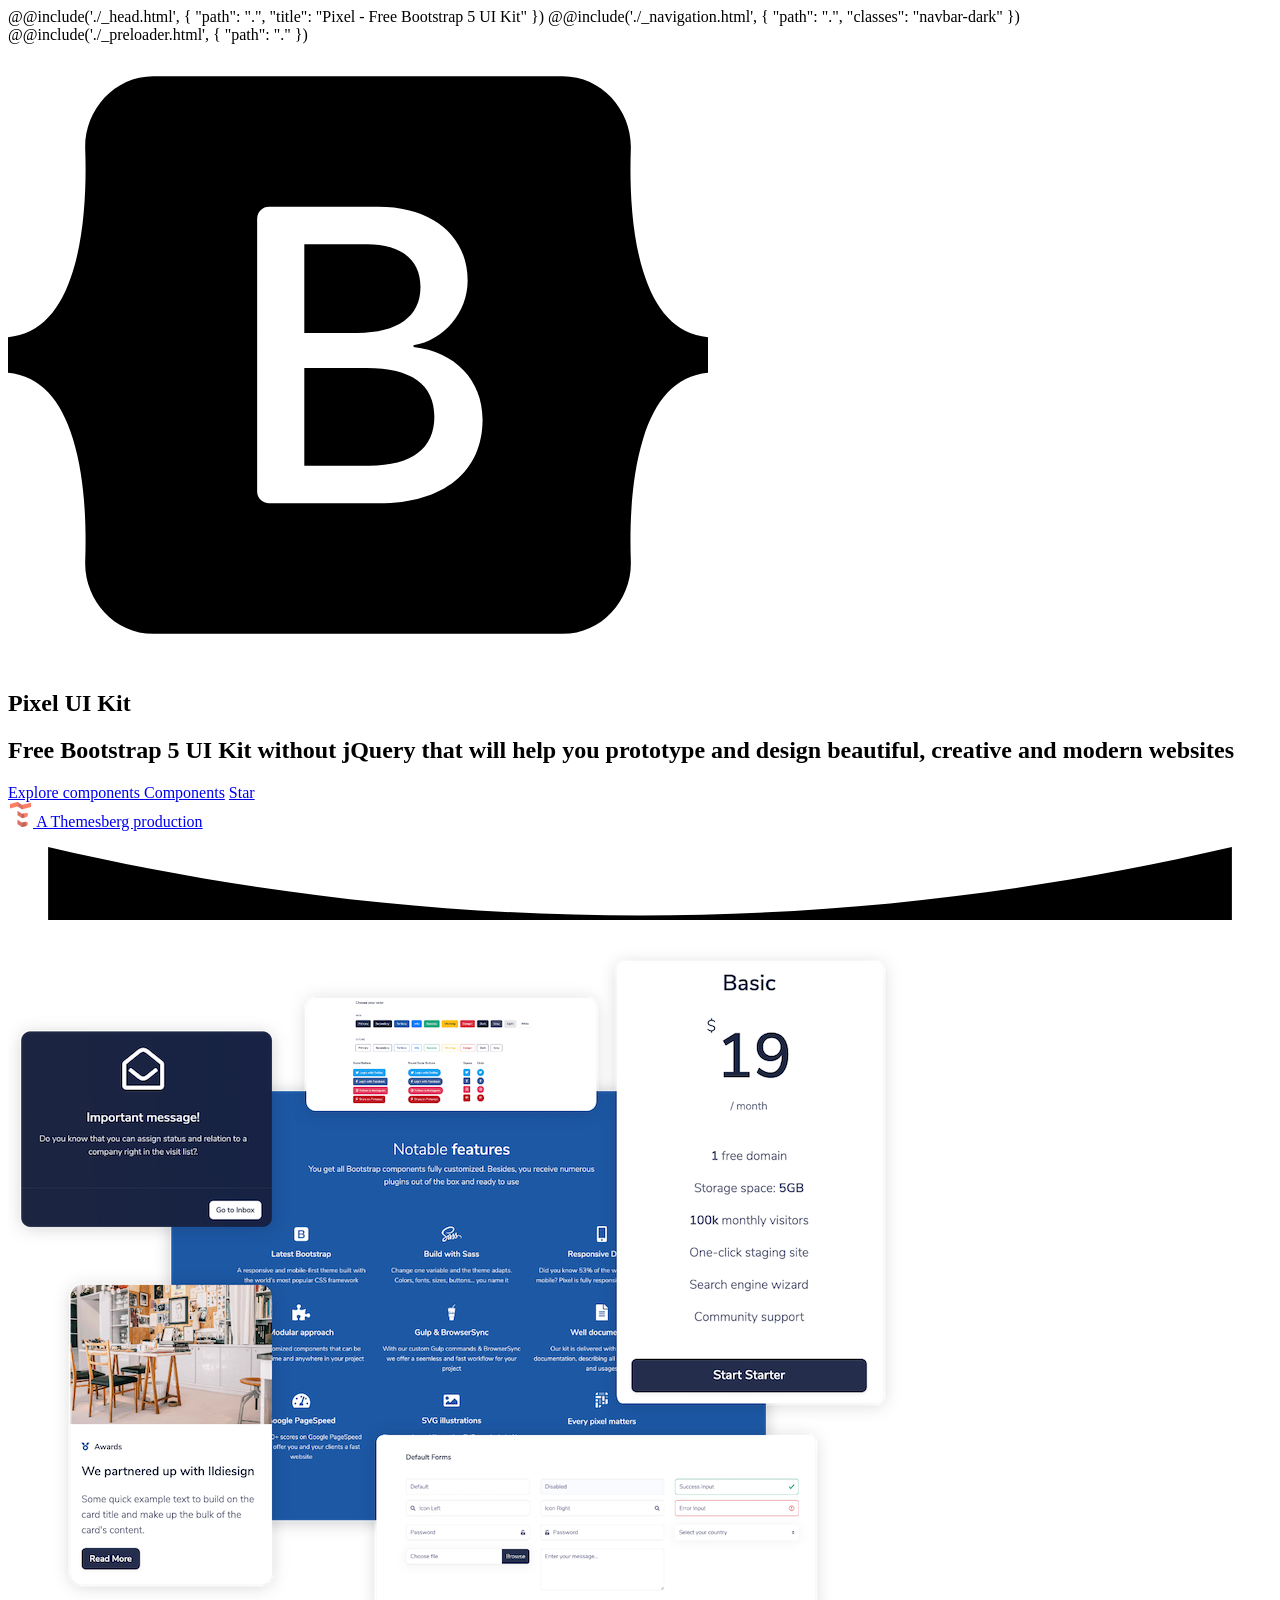
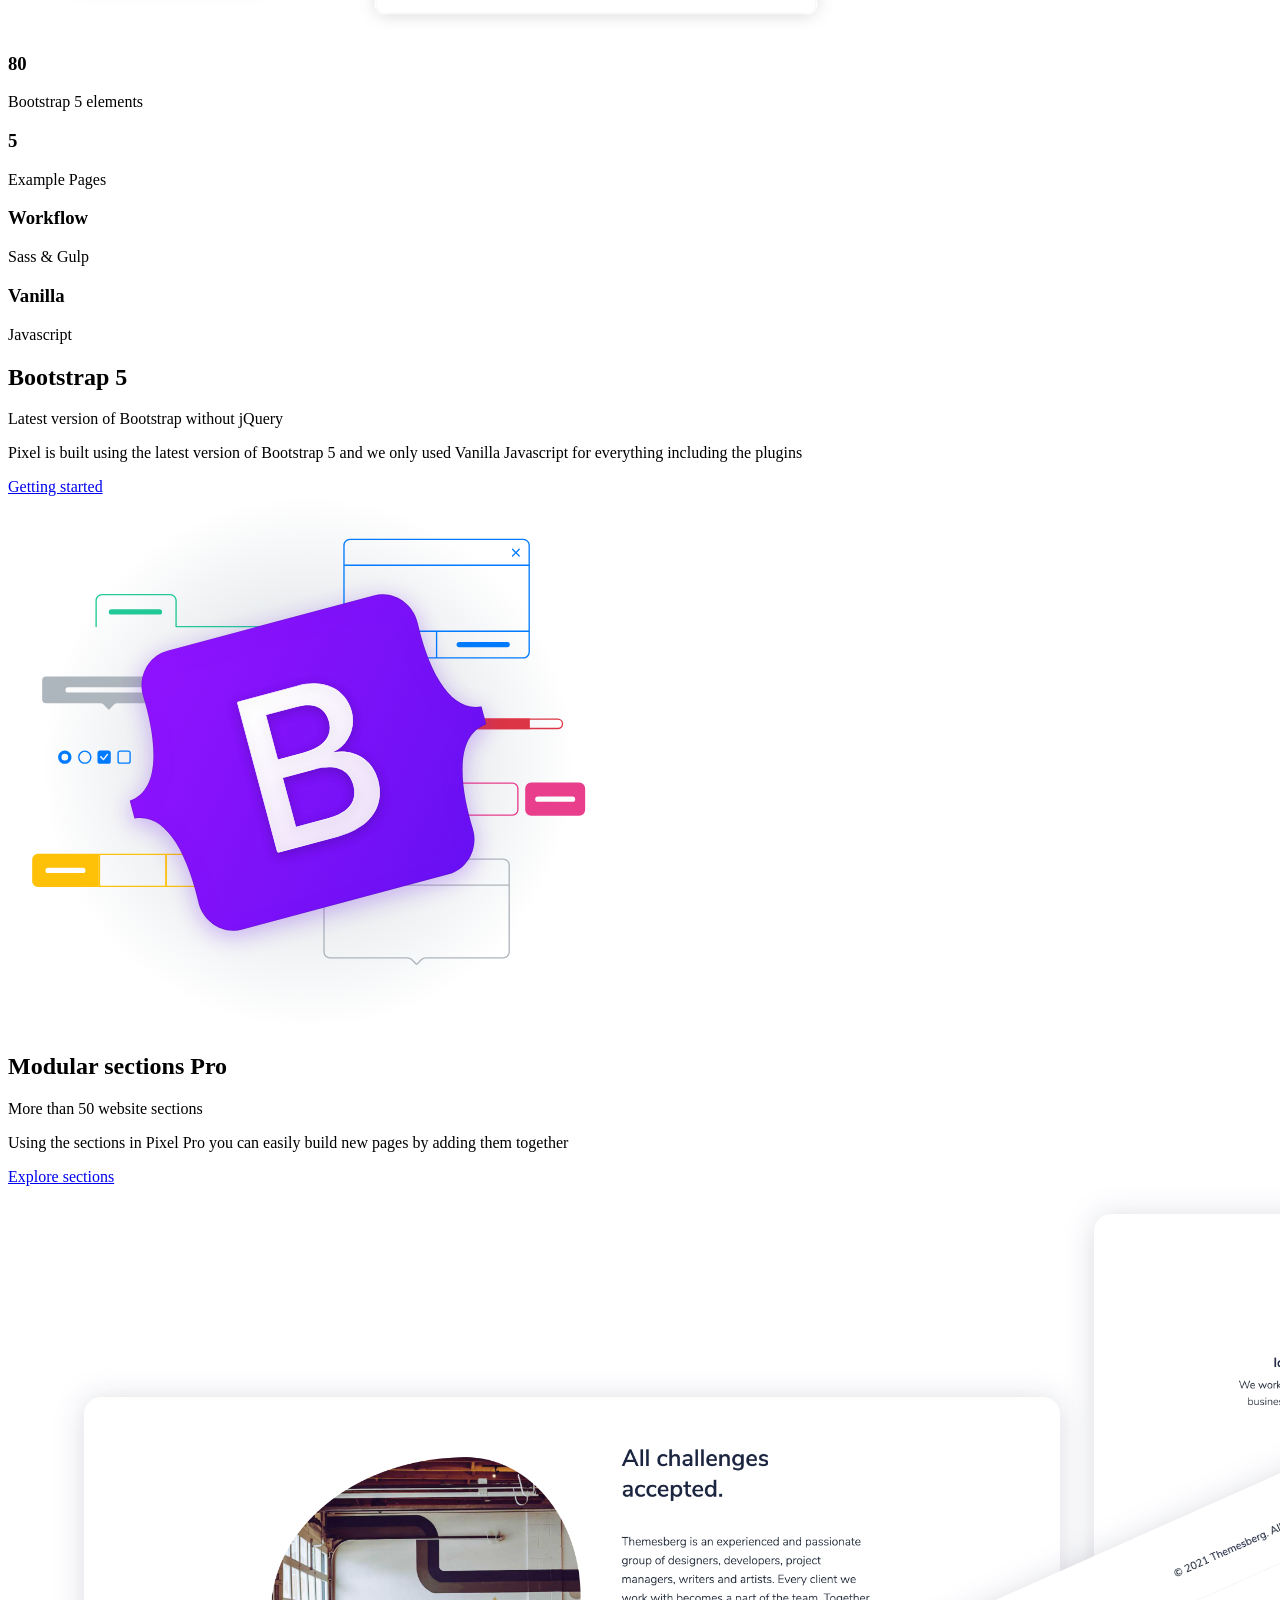
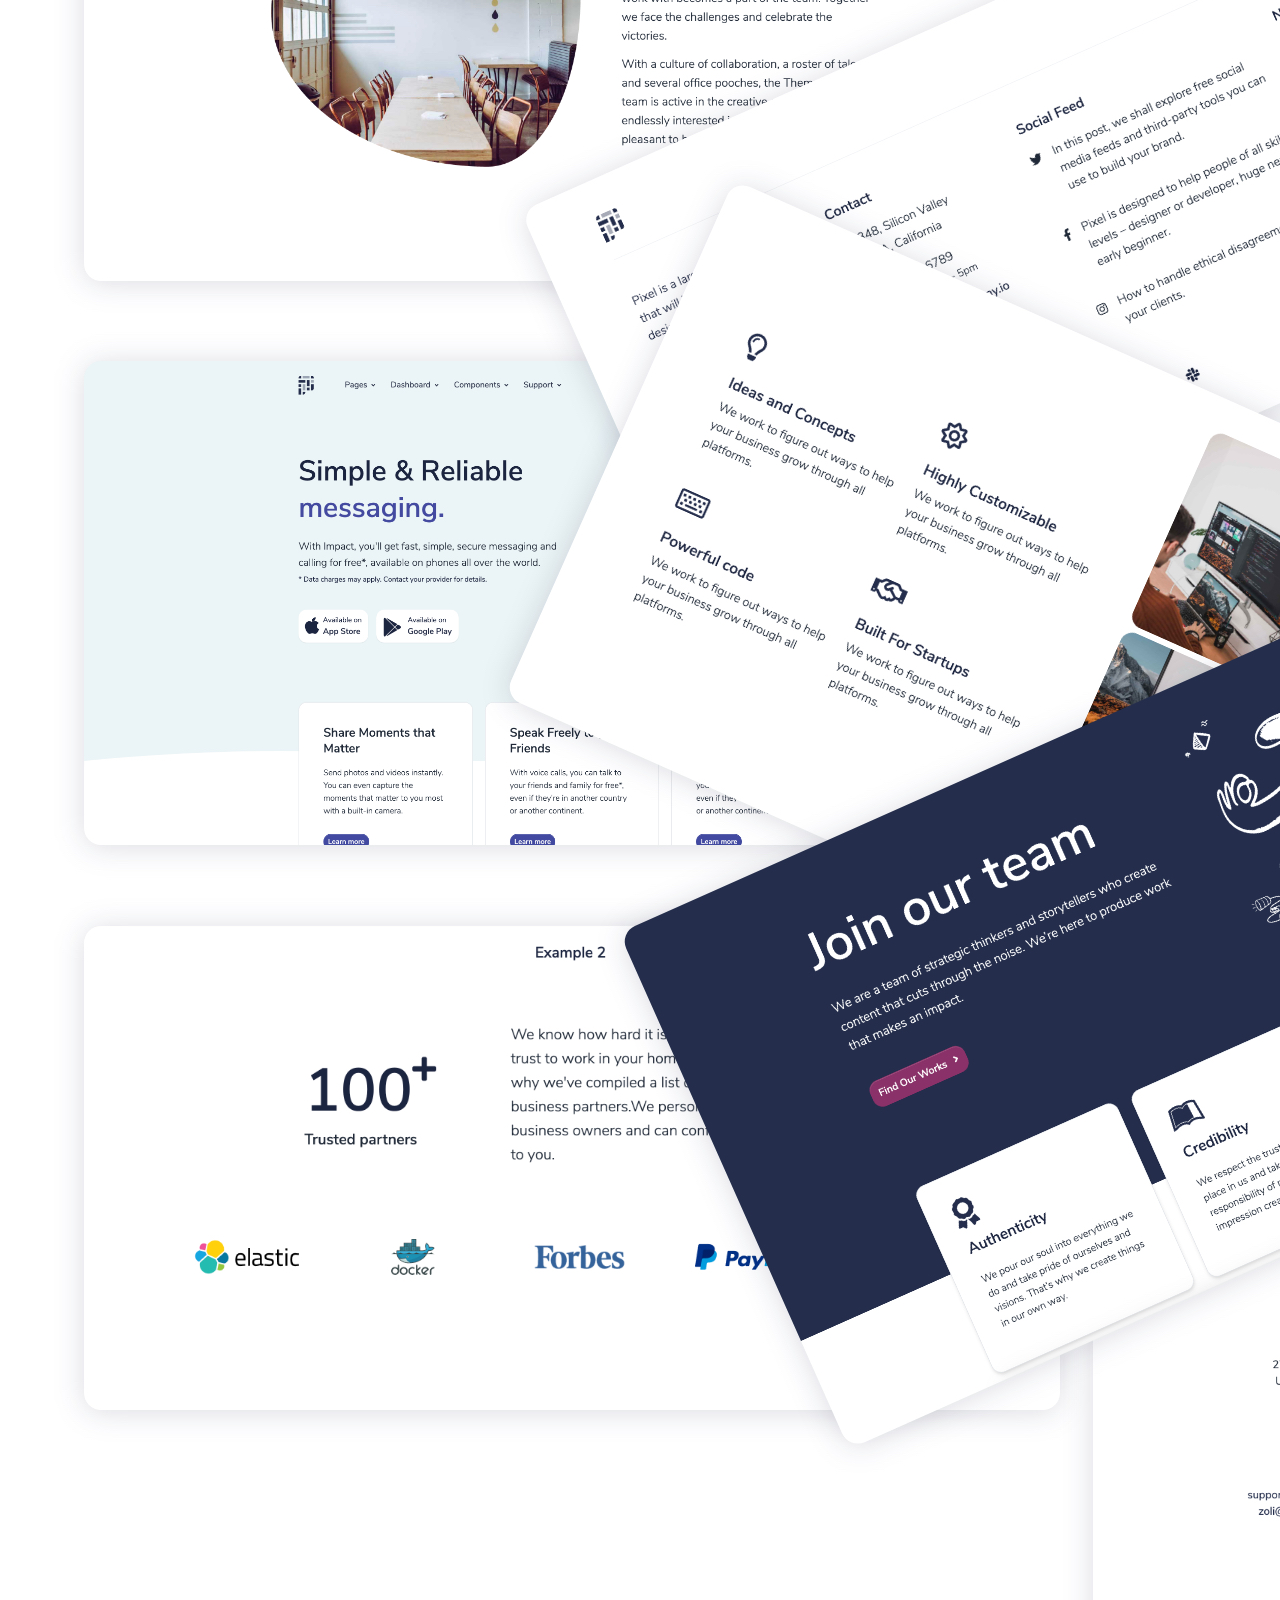
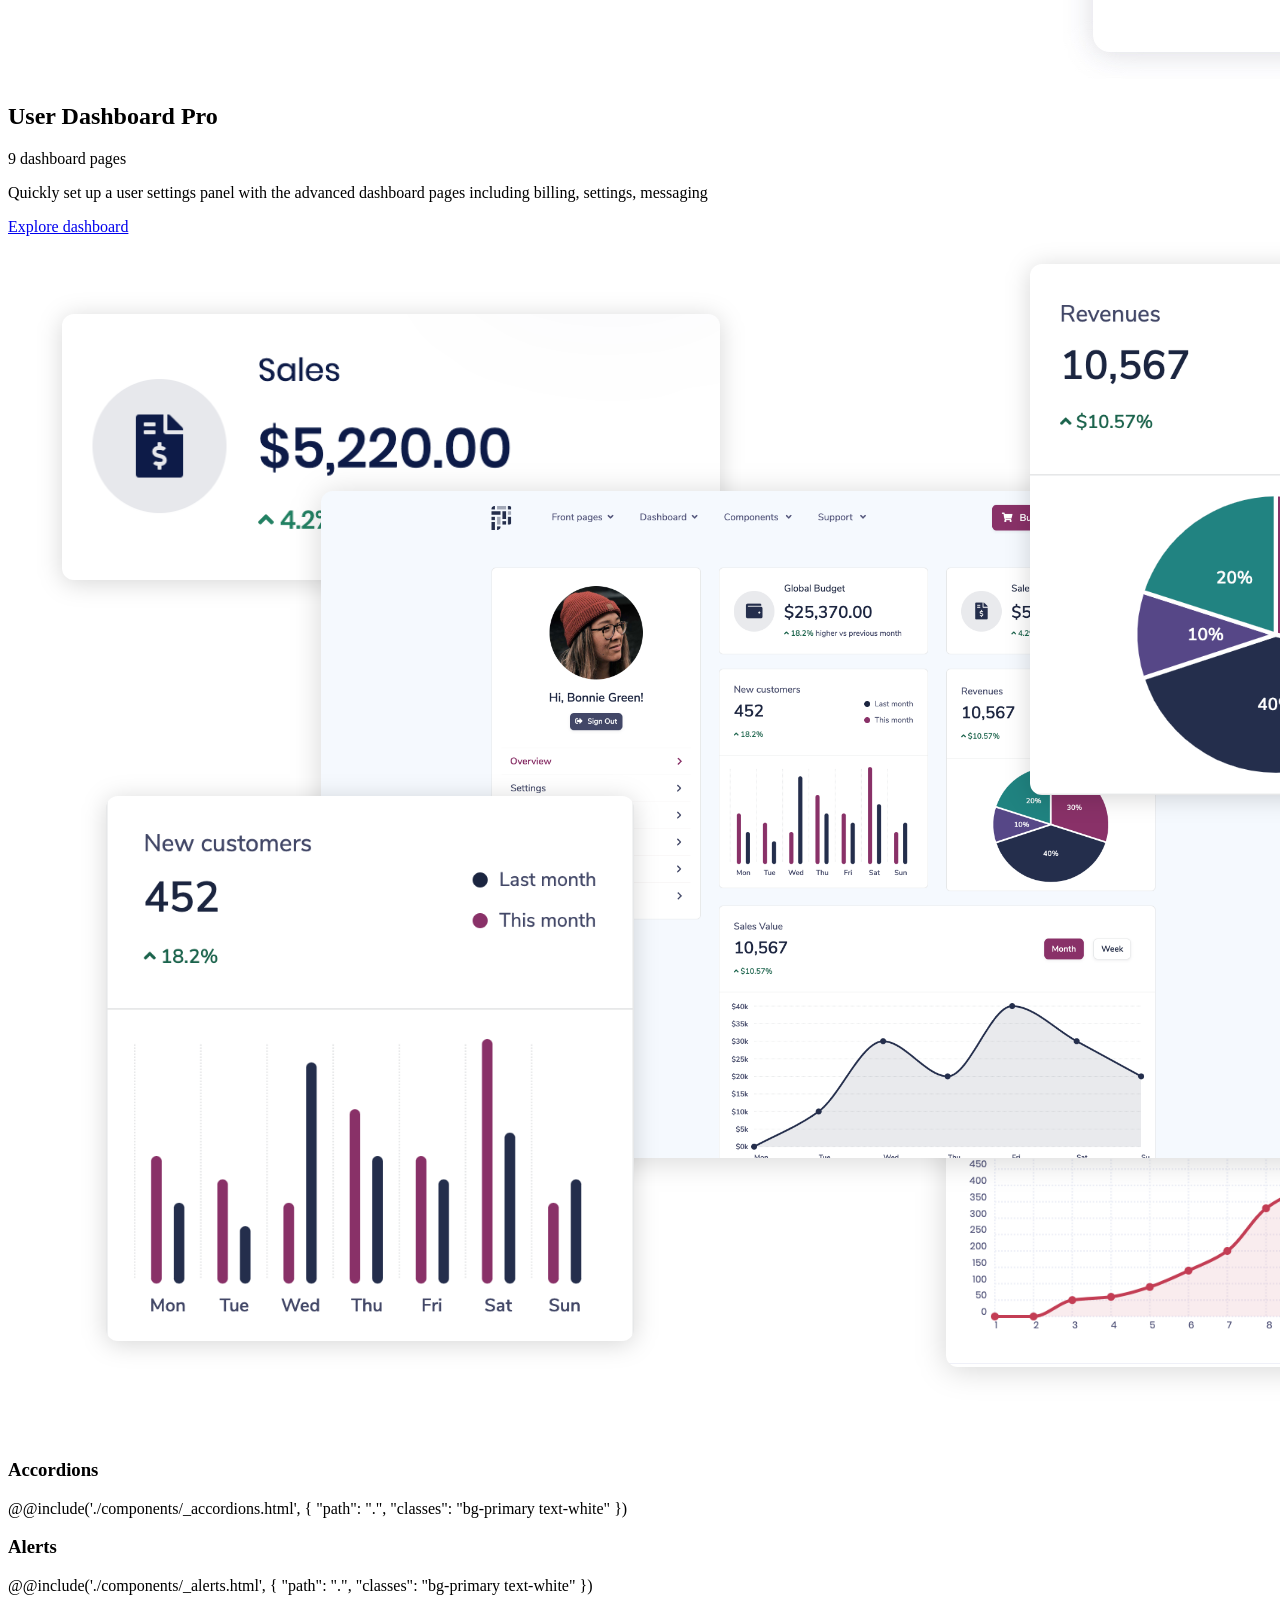
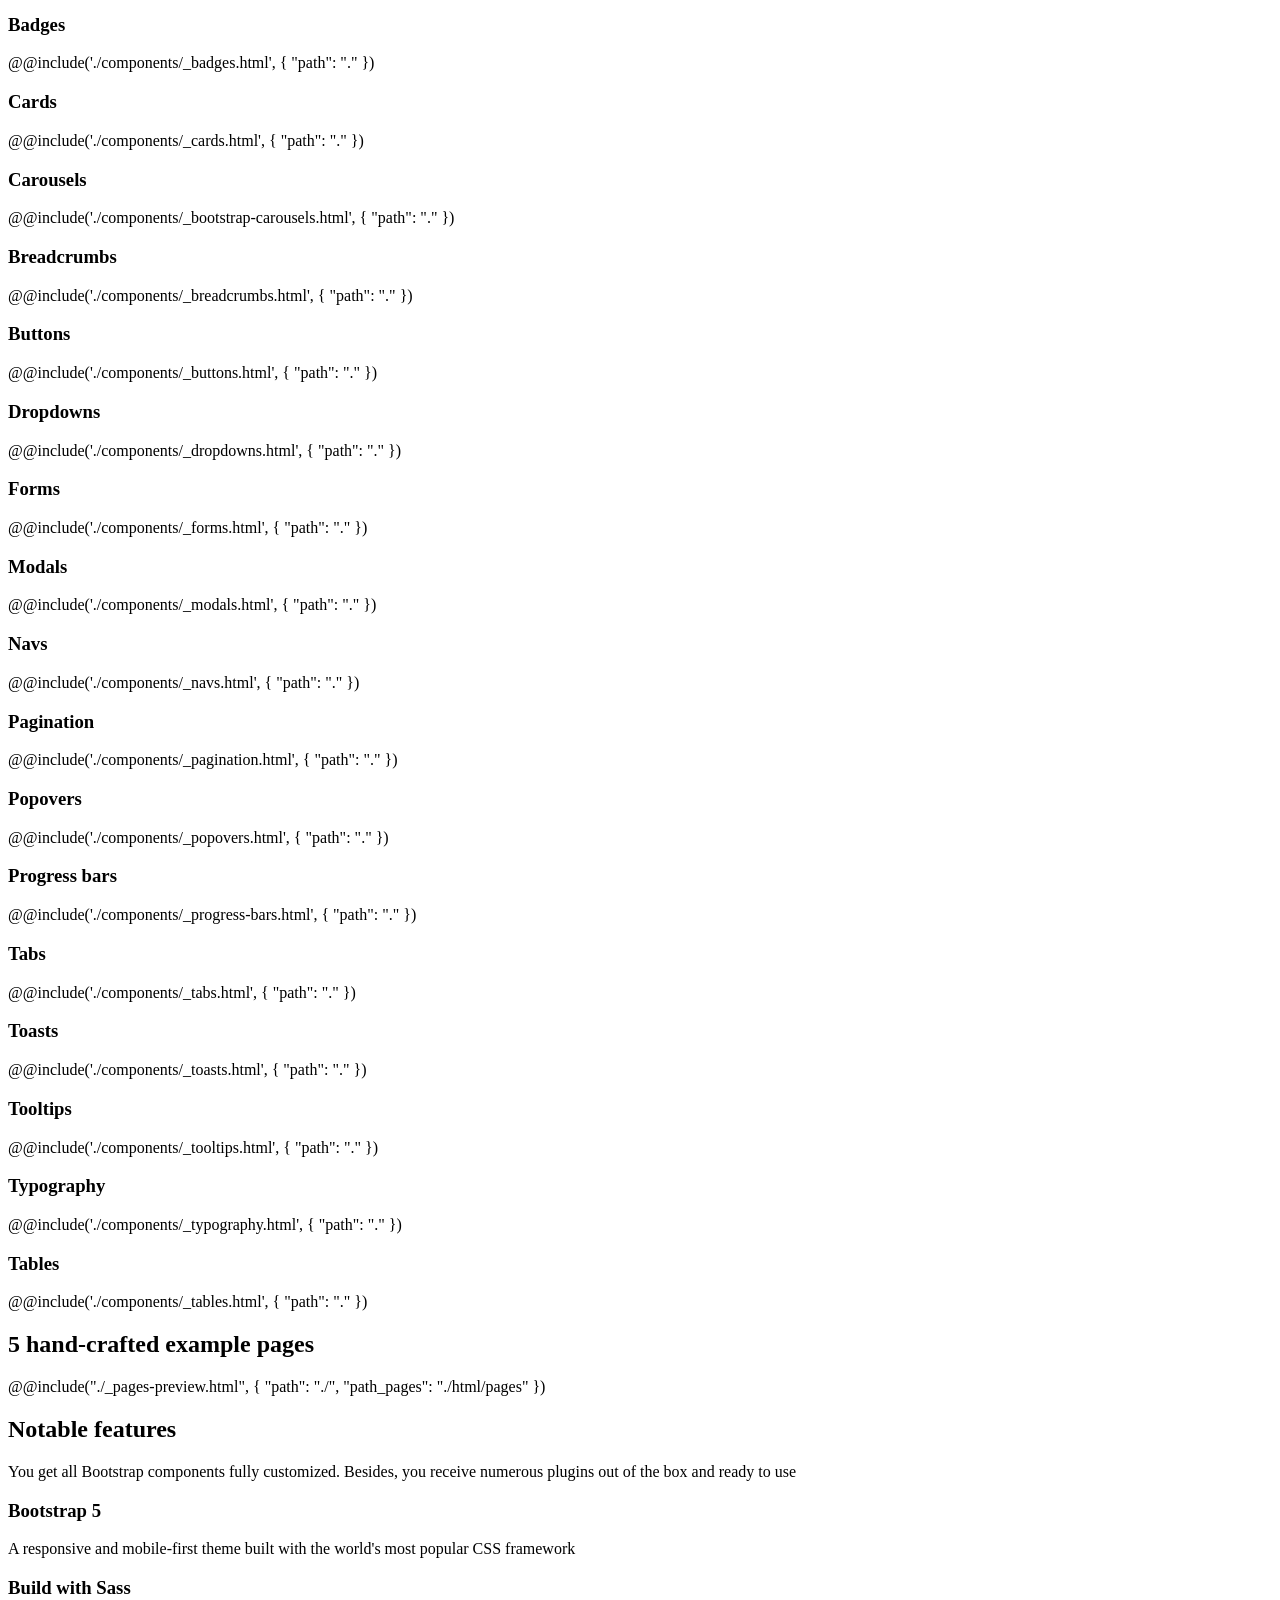
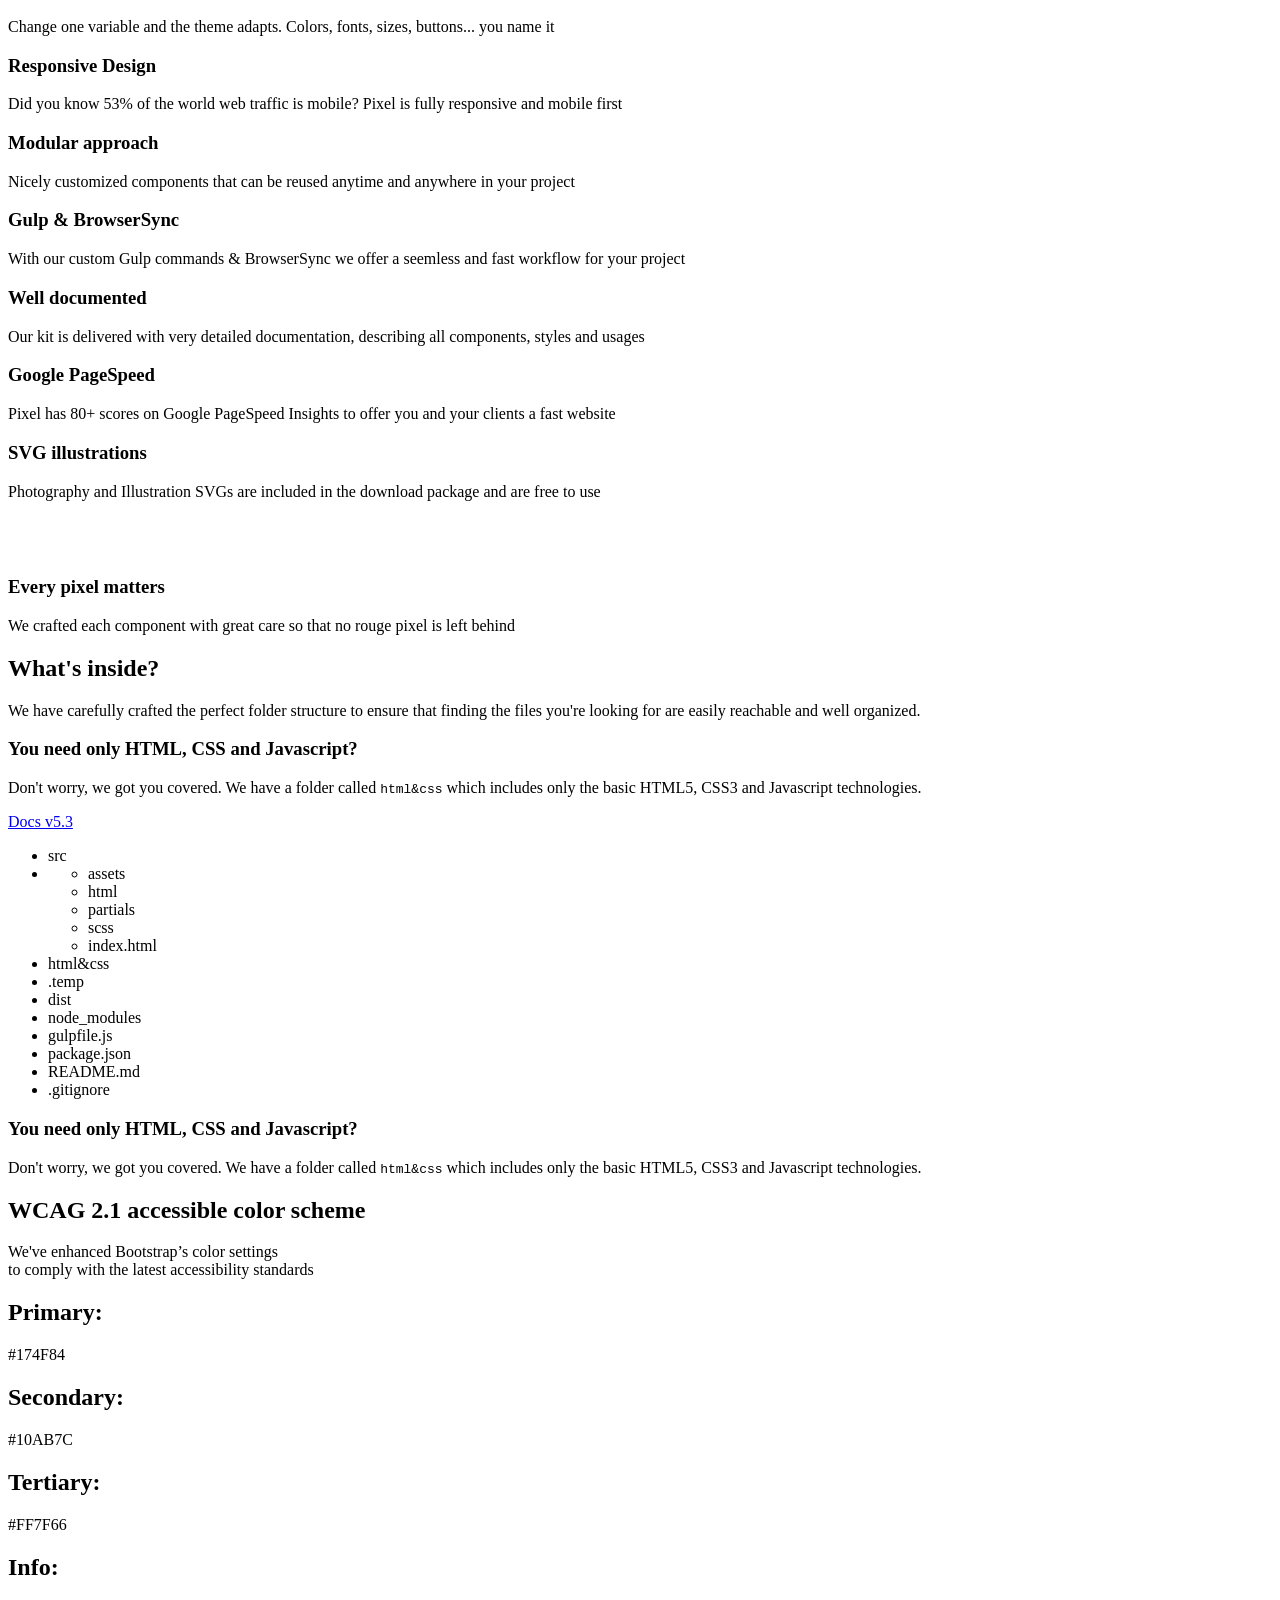
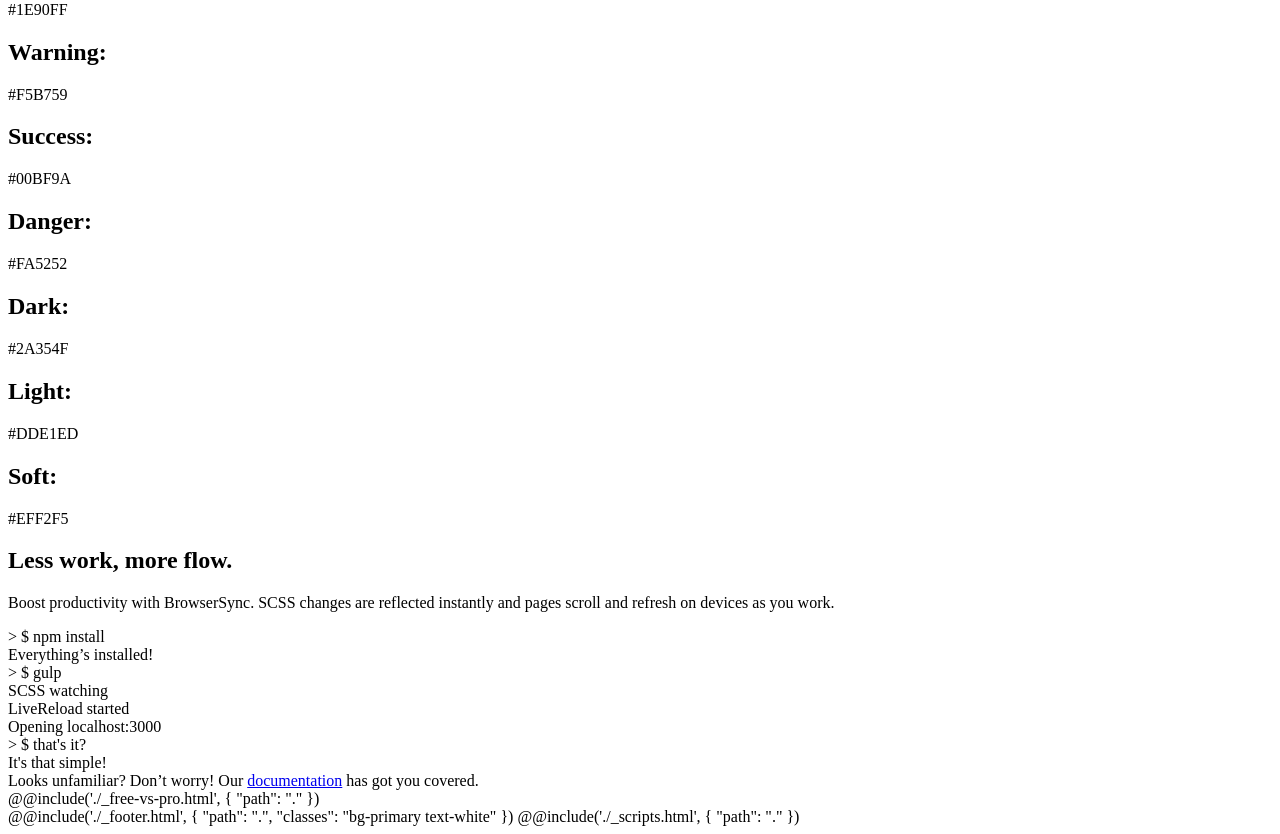
<file: src/index.html>
<!--

=========================================================
* Pixel Free Bootstrap 5 UI Kit
=========================================================

* Product Page: https://themesberg.com/product/ui-kit/pixel-free-bootstrap-5-ui-kit
* Copyright 2021 Themesberg (https://www.themesberg.com)

* Coded by https://themesberg.com

=========================================================

* The above copyright notice and this permission notice shall be included in all copies or substantial portions of the Software. Contact us if you want to remove it.

-->

<!DOCTYPE html>
<html lang="en">

<head>
    @@include('./_head.html', {
    "path": ".",
    "title": "Pixel - Free Bootstrap 5 UI Kit"
    })
</head>

<body>
    @@include('./_navigation.html', {
    "path": ".",
    "classes": "navbar-dark"
    })
    <main>

        @@include('./_preloader.html', {
        "path": "."
        })

        <!-- Hero -->
        <section class="section-header overflow-hidden pt-7 pt-lg-8 pb-9 pb-lg-12 bg-primary text-white">
            <div class="container">
                <div class="row">
                    <div class="col-12 text-center">
                        <div class="bootstrap-big-icon d-none d-lg-block">
                            <svg xmlns="http://www.w3.org/2000/svg" width="700" height="622" class="d-block my-1"
                                viewBox="0 0 118 94" role="img">
                                <title>Bootstrap</title>
                                <path fill-rule="evenodd" clip-rule="evenodd"
                                    d="M24.509 0c-6.733 0-11.715 5.893-11.492 12.284.214 6.14-.064 14.092-2.066 20.577C8.943 39.365 5.547 43.485 0 44.014v5.972c5.547.529 8.943 4.649 10.951 11.153 2.002 6.485 2.28 14.437 2.066 20.577C12.794 88.106 17.776 94 24.51 94H93.5c6.733 0 11.714-5.893 11.491-12.284-.214-6.14.064-14.092 2.066-20.577 2.009-6.504 5.396-10.624 10.943-11.153v-5.972c-5.547-.529-8.934-4.649-10.943-11.153-2.002-6.484-2.28-14.437-2.066-20.577C105.214 5.894 100.233 0 93.5 0H24.508zM80 57.863C80 66.663 73.436 72 62.543 72H44a2 2 0 01-2-2V24a2 2 0 012-2h18.437c9.083 0 15.044 4.92 15.044 12.474 0 5.302-4.01 10.049-9.119 10.88v.277C75.317 46.394 80 51.21 80 57.863zM60.521 28.34H49.948v14.934h8.905c6.884 0 10.68-2.772 10.68-7.727 0-4.643-3.264-7.207-9.012-7.207zM49.948 49.2v16.458H60.91c7.167 0 10.964-2.876 10.964-8.281 0-5.406-3.903-8.178-11.425-8.178H49.948z"
                                    fill="currentColor"></path>
                            </svg>
                        </div>
                        <h1 class="fw-bolder display-2">Pixel UI Kit</h1>
                        <h2 class="lead fw-normal text-muted mb-4 px-lg-10">Free Bootstrap 5 UI Kit without jQuery that
                            will help you prototype and design beautiful, creative and modern websites</h2>
                        <!-- Button Modal -->
                        <div class="d-flex justify-content-center align-items-center mb-5">
                            <a href="#components" class="btn btn-tertiary mb-3 mt-2 me-2 me-md-3 animate-up-2"><span
                                    class="fas fa-th-large me-2"></span> <span class="d-none d-md-inline">Explore
                                    components</span> <span class="d-md-none">Components</span></a>
                            <a class="github-button" href="https://github.com/themesberg/pixel-bootstrap-ui-kit"
                                data-color-scheme="no-preference: dark; light: light; dark: light;"
                                data-icon="octicon-star" data-size="large" data-show-count="true"
                                aria-label="Star themesberg/pixel-bootstrap-ui-kit on GitHub">Star</a>
                        </div>
                        <div class="d-flex justify-content-center flex-column mb-6 mb-lg-5">
                            <a href="https://themesberg.com" class="d-block text-center mx-auto" target="_blank">
                                <img src="./assets/img/themesberg.svg" class="d-block mx-auto mb-3" height="25"
                                    width="25" alt="Themesberg Logo">
                                <span class="text-muted font-small">A Themesberg production</span>
                            </a>
                        </div>
                    </div>
                </div>
            </div>
            <figure class="position-absolute bottom-0 left-0 w-100 d-none d-md-block mb-n2"><svg class="fill-white"
                    xmlns="http://www.w3.org/2000/svg" viewBox="0 0 3000 185.4">
                    <path d="M3000,0v185.4H0V0c496.4,115.6,996.4,173.4,1500,173.4S2503.6,115.6,3000,0z"></path>
                </svg></figure>
        </section>
        <div class="section py-0">
            <div class="container mt-n10 mt-lg-n12 z-2">
                <div class="row justify-content-center">
                    <div class="col-12 col-md-10"><img src="./assets/img/presentation-mockup.png"
                            alt="Pixel Free Mockup"></div>
                </div>
            </div>
        </div>

        <section class="section section-lg">
            <div class="container">
                <div class="row justify-content-center mb-5 mb-lg-6">
                    <div class="col-6 col-md-3 text-center mb-4">
                        <div class="icon icon-shape icon-lg bg-white shadow-lg border-light rounded-circle mb-4">
                            <span class="fas fa-puzzle-piece text-tertiary"></span>
                        </div>
                        <h3 class="fw-bolder">80</h3>
                        <p class="text-gray">Bootstrap 5 elements</p>
                    </div>
                    <div class="col-6 col-md-3 text-center mb-4">
                        <div class="icon icon-shape icon-lg bg-white shadow-lg border-light rounded-circle mb-4">
                            <span class="fas fa-pager text-tertiary"></span>
                        </div>
                        <h3 class="fw-bolder">5</h3>
                        <p class="text-gray">Example Pages</p>
                    </div>
                    <div class="col-6 col-md-3 text-center">
                        <div class="icon icon-shape icon-lg bg-white shadow-lg border-light rounded-circle mb-4">
                            <span class="fab fa-sass text-tertiary"></span>
                        </div>
                        <h3 class="fw-bolder">Workflow</h3>
                        <p class="text-gray">Sass & Gulp</p>
                    </div>
                    <div class="col-6 col-md-3 text-center">
                        <div class="icon icon-shape icon-lg bg-white shadow-lg border-light rounded-circle mb-4">
                            <span class="fab fa-js-square text-tertiary"></span>
                        </div>
                        <h3 class="fw-bolder">Vanilla</h3>
                        <p class="text-gray">Javascript</p>
                    </div>
                </div>
                <div class="row justify-content-between align-items-center mb-5 mb-lg-7">
                    <div class="col-12 col-lg-5 mb-5 mb-lg-0 order-lg-2">
                        <h2 class="h1">Bootstrap 5</h2>
                        <p class="mb-4 lead fw-bold">Latest version of Bootstrap without jQuery</p>
                        <p class="mb-4">Pixel is built using the latest version of Bootstrap 5 and we only used Vanilla
                            Javascript for everything including the plugins</p>
                        <a href="https://themesberg.com/docs/pixel-bootstrap/components/accordions/" target="_blank"
                            class="btn btn-outline-primary"><span class="fas fa-book me-2"></span> Getting started</a>
                    </div>
                    <div class="col-12 col-lg-6 order-lg-1">
                        <img src="./assets/img/illustrations/bs5-illustrations.svg" alt="Front pages overview">
                    </div>
                </div>
                <div class="row justify-content-between align-items-center mb-5 mb-lg-7">
                    <div class="col-lg-5 mb-5 mb-lg-0">
                        <h2 class="h1 d-flex align-items-center">Modular sections <span
                                class="badge-md ms-3 mb-0 fs-6 badge rounded-pill text-white bg-tertiary">Pro</span>
                        </h2>
                        <p class="mb-4 lead fw-bold">More than 50 website sections</p>
                        <p class="mb-4">Using the sections in Pixel Pro you can easily build new pages by adding them
                            together</p>
                        <a href="https://demo.themesberg.com/pixel-pro/v5/html/sections/all-sections.html"
                            target="_blank" class="btn btn-primary mt-2 animate-up-2">
                            <span class="fas fa-th-large me-2"></span>
                            Explore sections
                        </a>
                    </div>
                    <div class="col-lg-6">
                        <img src="./assets/img/sections-mockup.jpg" alt="MapBox Leaflet.js Custom Integration Mockup">
                    </div>
                </div>
                <div class="row justify-content-between align-items-center">
                    <div class="col-12 col-lg-5 order-lg-2 mb-5 mb-lg-0">
                        <h2 class="h1 d-flex align-items-center">User Dashboard <span
                                class="badge-md ms-3 mb-0 fs-6 badge rounded-pill text-white bg-tertiary">Pro</span>
                        </h2>
                        <p class="mb-4 lead fw-bold">9 dashboard pages</p>
                        <p class="mb-4">Quickly set up a user settings panel with the advanced dashboard pages including
                            billing, settings, messaging</p>
                        <a href="https://demo.themesberg.com/pixel-pro/v5/html/dashboard/account.html" target="_blank"
                            class="btn btn-tertiary animate-up-2"><span class="fas fa-chart-line me-2"></span> Explore
                            dashboard</a>
                    </div>
                    <div class="col-12 col-lg-6 order-lg-1">
                        <img src="./assets/img/presentation-mockup-dashboard.png" alt="Dashboard Preview">
                    </div>
                </div>
            </div>
        </section>

        <div class="section section-sm pb-0 mb-n4" id="components">
            <div class="container">
                <div class="row justify-content-center">
                    <h3 class="text-center">Accordions</h3>
                </div>
            </div>
        </div>

        @@include('./components/_accordions.html', {
        "path": ".",
        "classes": "bg-primary text-white"
        })

        <div class="section section-sm pb-0 mb-n4">
            <div class="container">
                <div class="row justify-content-center">
                    <h3 class="text-center">Alerts</h3>
                </div>
            </div>
        </div>

        @@include('./components/_alerts.html', {
        "path": ".",
        "classes": "bg-primary text-white"
        })

        <div class="section section-sm pb-0 mb-n4">
            <div class="container">
                <div class="row justify-content-center">
                    <h3 class="text-center">Badges</h3>
                </div>
            </div>
        </div>

        @@include('./components/_badges.html', {
        "path": "."
        })

        <div class="section section-sm pb-0 mb-n4">
            <div class="container">
                <div class="row justify-content-center">
                    <h3 class="text-center">Cards</h3>
                </div>
            </div>
        </div>

        @@include('./components/_cards.html', {
        "path": "."
        })

        <div class="section section-sm pb-0 mb-n4">
            <div class="container">
                <div class="row justify-content-center">
                    <h3 class="text-center">Carousels</h3>
                </div>
            </div>
        </div>

        @@include('./components/_bootstrap-carousels.html', {
        "path": "."
        })

        <div class="section section-sm pb-0 mb-n4">
            <div class="container">
                <div class="row justify-content-center">
                    <h3 class="text-center">Breadcrumbs</h3>
                </div>
            </div>
        </div>

        @@include('./components/_breadcrumbs.html', {
        "path": "."
        })

        <div class="section section-sm pb-0 mb-n4">
            <div class="container">
                <div class="row justify-content-center">
                    <h3 class="text-center">Buttons</h3>
                </div>
            </div>
        </div>

        @@include('./components/_buttons.html', {
        "path": "."
        })

        <div class="section section-sm pb-0 mb-n4">
            <div class="container">
                <div class="row justify-content-center">
                    <h3 class="text-center">Dropdowns</h3>
                </div>
            </div>
        </div>

        @@include('./components/_dropdowns.html', {
        "path": "."
        })

        <div class="section section-sm pb-0 mb-n4">
            <div class="container">
                <div class="row justify-content-center">
                    <h3 class="text-center">Forms</h3>
                </div>
            </div>
        </div>

        @@include('./components/_forms.html', {
        "path": "."
        })

        <div class="section section-sm pb-0 mb-n4">
            <div class="container">
                <div class="row justify-content-center">
                    <h3 class="text-center">Modals</h3>
                </div>
            </div>
        </div>

        @@include('./components/_modals.html', {
        "path": "."
        })

        <div class="section section-sm pb-0 mb-n4">
            <div class="container">
                <div class="row justify-content-center">
                    <h3 class="text-center">Navs</h3>
                </div>
            </div>
        </div>

        @@include('./components/_navs.html', {
        "path": "."
        })

        <div class="section section-sm pb-0 mb-n4">
            <div class="container">
                <div class="row justify-content-center">
                    <h3 class="text-center">Pagination</h3>
                </div>
            </div>
        </div>

        @@include('./components/_pagination.html', {
        "path": "."
        })

        <div class="section section-sm pb-0 mb-n4">
            <div class="container">
                <div class="row justify-content-center">
                    <h3 class="text-center">Popovers</h3>
                </div>
            </div>
        </div>

        @@include('./components/_popovers.html', {
        "path": "."
        })

        <div class="section section-sm pb-0 mb-n4">
            <div class="container">
                <div class="row justify-content-center">
                    <h3 class="text-center">Progress bars</h3>
                </div>
            </div>
        </div>

        @@include('./components/_progress-bars.html', {
        "path": "."
        })


        <div class="section section-sm pb-0 mb-n4">
            <div class="container">
                <div class="row justify-content-center">
                    <h3 class="text-center">Tabs</h3>
                </div>
            </div>
        </div>

        @@include('./components/_tabs.html', {
        "path": "."
        })

        <div class="section section-sm pb-0 mb-n4">
            <div class="container">
                <div class="row justify-content-center">
                    <h3 class="text-center">Toasts</h3>
                </div>
            </div>
        </div>

        @@include('./components/_toasts.html', {
        "path": "."
        })

        <div class="section section-sm pb-0 mb-n4">
            <div class="container">
                <div class="row justify-content-center">
                    <h3 class="text-center">Tooltips</h3>
                </div>
            </div>
        </div>

        @@include('./components/_tooltips.html', {
        "path": "."
        })

        <div class="section section-sm pb-0 mb-n4">
            <div class="container">
                <div class="row justify-content-center">
                    <h3 class="text-center">Typography</h3>
                </div>
            </div>
        </div>

        @@include('./components/_typography.html', {
        "path": "."
        })

        <div class="section section-sm pb-0 mb-n4">
            <div class="container">
                <div class="row justify-content-center">
                    <h3 class="text-center">Tables</h3>
                </div>
            </div>
        </div>

        @@include('./components/_tables.html', {
        "path": "."
        })

        <section class="section section-md bg-soft">
            <div class="container">
                <div class="row justify-content-center mb-5 mb-lg-6">
                    <div class="col-12 text-center">
                        <h2 class="h1 px-lg-5">5 hand-crafted example pages</h2>
                    </div>
                </div>

                @@include("./_pages-preview.html", {
                "path": "./",
                "path_pages": "./html/pages"
                })
            </div>
        </section>
        <section class="section section-lg bg-tertiary">
            <div class="container">
                <div class="row justify-content-center">
                    <div class="col-lg-8 text-center text-white">
                        <h2 class="h1 font-weight-light">Notable <span class="font-weight-bold">features</span></h2>
                        <p class="lead">You get all Bootstrap components fully customized. Besides, you receive numerous
                            plugins out of the box and ready to use</p>
                    </div>
                </div>
                <div class="row mt-6 text-white">
                    <div class="col-md-4">
                        <!-- Icon box -->
                        <div class="icon-box text-center mb-5">
                            <div class="icon">
                                <span class="fab fa-bootstrap"></span>
                            </div>
                            <h3 class="h5 my-3">Bootstrap 5</h3>
                            <p>A responsive and mobile-first theme built with the world's most popular CSS framework</p>
                        </div>
                        <!-- End of Icon box -->
                    </div>
                    <div class="col-md-4">
                        <!-- Icon box -->
                        <div class="icon-box text-center mb-5">
                            <div class="icon">
                                <span class="fab fa-sass"></span>
                            </div>
                            <h3 class="h5 my-3">Build with Sass</h3>
                            <p>Change one variable and the theme adapts. Colors, fonts, sizes, buttons... you name it
                            </p>
                        </div>
                        <!-- End of Icon box -->
                    </div>
                    <div class="col-md-4">
                        <!-- Icon box -->
                        <div class="icon-box text-center mb-5">
                            <div class="icon">
                                <span class="fas fa-mobile-alt"></span>
                            </div>
                            <h3 class="h5 my-3">Responsive Design</h3>
                            <p>Did you know 53% of the world web traffic is mobile? Pixel is fully responsive and mobile
                                first</p>
                        </div>
                        <!-- End of Icon box -->
                    </div>
                    <div class="col-md-4">
                        <!-- Icon box -->
                        <div class="icon-box text-center mb-5">
                            <div class="icon">
                                <span class="fas fa-puzzle-piece"></span>
                            </div>
                            <h3 class="h5 my-3">Modular approach</h3>
                            <p>Nicely customized components that can be reused anytime and anywhere in your project</p>
                        </div>
                        <!-- End of Icon box -->
                    </div>
                    <div class="col-md-4">
                        <!-- Icon box -->
                        <div class="icon-box text-center mb-5">
                            <div class="icon">
                                <span class="fab fa-gulp"></span>
                            </div>
                            <h3 class="h5 my-3">Gulp & BrowserSync</h3>
                            <p>With our custom Gulp commands & BrowserSync we offer a seemless and fast workflow for
                                your project</p>
                        </div>
                        <!-- End of Icon box -->
                    </div>
                    <div class="col-md-4">
                        <!-- Icon box -->
                        <div class="icon-box text-center mb-5">
                            <div class="icon">
                                <span class="fas fa-file-alt"></span>
                            </div>
                            <h3 class="h5 my-3">Well documented</h3>
                            <p>Our kit is delivered with very detailed documentation, describing all components, styles
                                and usages</p>
                        </div>
                        <!-- End of Icon box -->
                    </div>
                    <div class="col-md-4">
                        <!-- Icon box -->
                        <div class="icon-box text-center">
                            <div class="icon">
                                <span class="fas fa-tachometer-alt"></span>
                            </div>
                            <h3 class="h5 my-3">Google PageSpeed</h3>
                            <p>Pixel has 80+ scores on Google PageSpeed Insights to offer you and your clients a fast
                                website
                            </p>
                        </div>
                        <!-- End of Icon box -->
                    </div>
                    <div class="col-md-4">
                        <!-- Icon box -->
                        <div class="icon-box text-center mb-5">
                            <div class="icon">
                                <span class="fas fa-image"></span>
                            </div>
                            <h3 class="h5 my-3">SVG illustrations</h3>
                            <p>Photography and Illustration SVGs are included in the download package and are free to
                                use
                            </p>
                        </div>
                        <!-- End of Icon box -->
                    </div>
                    <div class="col-md-4">
                        <!-- Icon box -->
                        <div class="icon-box text-center mb-5">
                            <div class="icon">
                                <img class="navbar-brand-dark" style="height: 37px;" src="./assets/img/brand/light.svg"
                                    alt="Pixel logo">
                            </div>
                            <h3 class="h5 my-3">Every pixel matters</h3>
                            <p>We crafted each component with great care so that no rouge pixel is left behind</p>
                        </div>
                        <!-- End of Icon box -->
                    </div>
                </div>
            </div>
        </section>
        <section class="section section-lg line-bottom-soft">
            <div class="container">
                <div class="row justify-content-center mb-5 mb-lg-6">
                    <div class="col-12 text-center">
                        <h2 class="h1 px-lg-5">What's inside?</h2>
                        <p class="lead px-lg-8">We have carefully crafted the perfect folder structure to ensure that
                            finding the files you're looking for are easily reachable and well organized.</p>
                    </div>
                </div>
                <div class="row d-flex align-items-center">
                    <div class="col-12 col-lg-6 mb-4">
                        <div class="d-none d-lg-block mt-5">
                            <h3 class="text-center">You need only HTML, CSS and Javascript?</h3>
                            <p class="lead mb-4">Don't worry, we got you covered. We have a folder called <code
                                    class="text-danger">html&css</code> which includes only the basic HTML5, CSS3 and
                                Javascript technologies.</p>
                            <a href="https://themesberg.com/docs/pixel-bootstrap/getting-started/file-structure/"
                                target="_blank" class="btn btn-md btn-secondary animate-up-2"><span
                                    class="fas fa-book me-2"></span> Docs v5.3</a>
                        </div>
                    </div>
                    <div class="col-12 col-lg-6 order-lg-first d-flex justify-content-center">
                        <ul class="d-block fmw-100 list-style-none folder-structure">
                            <li data-bs-toggle="tooltip" data-bs-placement="left"
                                title="Main folder that you will be working with"><span
                                    class="fas fa-folder me-2"></span>src</li>
                            <li>
                                <ul class="list-style-none ps-4">
                                    <li data-bs-toggle="tooltip" data-bs-placement="left"
                                        title="CSS, Images, Fonts and Javascript"><span
                                            class="fas fa-folder me-2"></span> assets</li>
                                    <li data-bs-toggle="tooltip" data-bs-placement="left" title="HTML templates"><span
                                            class="fas fa-folder me-2"></span> html</li>
                                    <li data-bs-toggle="tooltip" data-bs-placement="left"
                                        title="Partials are HTML snippets that are included in multiple pages, such as the menu or footer">
                                        <span class="fas fa-folder me-2"></span> partials
                                    </li>
                                    <li data-bs-toggle="tooltip" data-bs-placement="left" title="Sass source files">
                                        <span class="fas fa-folder me-2"></span> scss
                                    </li>
                                    <li data-bs-toggle="tooltip" data-bs-placement="left"
                                        title="The page you're looking at right now. Call it inception."><span
                                            class="fab fa-html5 me-2 text-secondary"></span> index.html</li>
                                </ul>
                            </li>
                            <li data-bs-toggle="tooltip" data-bs-placement="left"
                                title="Pixel with only HTML, CSS and Javascript"><span
                                    class="fas fa-folder me-2 text-muted"></span> html&css</li>
                            <li data-bs-toggle="tooltip" data-bs-placement="left"
                                title="Temporary folder that is created when serving files with BrowserSync"><span
                                    class="fas fa-folder text-muted me-2"></span>.temp</li>
                            <li data-bs-toggle="tooltip" data-bs-placement="left"
                                title="Minified version of the project"><span
                                    class="fas fa-folder me-2 text-muted"></span> dist</li>
                            <li data-bs-toggle="tooltip" data-bs-placement="left"
                                title="Project dependencies from package.json"><span
                                    class="fas fa-folder text-muted me-2"></span> node_modules
                            </li>
                            <li data-bs-toggle="tooltip" data-bs-placement="left"
                                title="Development workflow commands. We have them well documented."><span
                                    class="fab fa-js-square me-2 text-warning"></span> gulpfile.js</li>
                            <li data-bs-toggle="tooltip" data-bs-placement="left"
                                title="Project details and dependencies."><span
                                    class="fas fa-file-code me-2 text-tertiary"></span> package.json</li>
                            <li data-bs-toggle="tooltip" data-bs-placement="left"
                                title="No project can miss a README :)"><span
                                    class="fas fa-file-code me-2 text-tertiary"></span> README.md</li>
                            <li data-bs-toggle="tooltip" data-bs-placement="left"
                                title="This file ensures that generated files and folder are ignored by Git. (eg. node_modules)">
                                <span class="fas fa-file-code me-2 text-tertiary"></span> .gitignore
                            </li>
                        </ul>
                    </div>
                    <div class="col-12 mt-5 d-lg-none">
                        <h3 class="h5">You need only HTML, CSS and Javascript?</h3>
                        <p>Don't worry, we got you covered. We have a folder called <code
                                class="text-danger">html&css</code> which includes only the basic HTML5, CSS3 and
                            Javascript technologies.</p>
                    </div>
                </div>
            </div>
        </section>
        <section class="section section-lg bg-secondary">
            <div class="container">
                <div class="row justify-content-center text-center text-white">
                    <div class="col-lg-10 col-xl-12">
                        <h2 class="fw-light mb-4">WCAG 2.1 accessible <span class="fw-bold">color scheme</span></h2>
                        <p class="lead">
                            We've enhanced Bootstrap’s color settings <br> to comply with the latest accessibility
                            standards
                        </p>
                    </div>
                </div>
                <div class="row mt-4 mt-lg-6">
                    <div class="col-md-6 col-sm-6 col-lg-3">
                        <div class="card shadow-soft border-soft bg-gray-200 p-5 text-center mb-4">
                            <div class="color-shape rounded bg-primary m-auto"></div>
                            <div class="mt-4">
                                <h2 class="h5 text-dark">Primary:</h2>
                                <span class="fw-bold text-primary">#174F84</span>
                            </div>
                        </div>
                    </div>
                    <div class="col-md-6 col-sm-6 col-lg-3">
                        <div class="card shadow-soft border-soft bg-gray-200 p-5 text-center mb-4">
                            <div class="color-shape rounded bg-secondary m-auto"></div>
                            <div class="mt-4">
                                <h2 class="h5 text-dark">Secondary:</h2>
                                <span class="fw-bold text-secondary">#10AB7C</span>
                            </div>
                        </div>
                    </div>
                    <div class="col-md-6 col-sm-6 col-lg-3">
                        <div class="card shadow-soft border-dark bg-primary p-5 text-center mb-4">
                            <div class="color-shape rounded bg-tertiary m-auto"></div>
                            <div class="mt-4 text-white">
                                <h2 class="h5">Tertiary:</h2>
                                <span class="fw-bold text-white">#FF7F66</span>
                            </div>
                        </div>
                    </div>
                    <div class="col-md-6 col-sm-6 col-lg-3">
                        <div class="card shadow-soft border-dark bg-primary p-5 text-center mb-4">
                            <div class="color-shape rounded bg-info m-auto"></div>
                            <div class="mt-4 text-white">
                                <h2 class="h5">Info:</h2>
                                <span class="fw-bold text-white">#1E90FF</span>
                            </div>
                        </div>
                    </div>
                    <div class="col-md-6 col-sm-6 col-lg-3">
                        <div class="card shadow-soft border-dark bg-primary p-5 text-center mb-4">
                            <div class="color-shape rounded bg-warning m-auto"></div>
                            <div class="mt-4 text-white">
                                <h2 class="h5">Warning:</h2>
                                <span class="fw-bold text-white">#F5B759</span>
                            </div>
                        </div>
                    </div>
                    <div class="col-md-6 col-sm-6 col-lg-3">
                        <div class="card shadow-soft border-dark bg-primary p-5 text-center mb-4">
                            <div class="color-shape rounded bg-success m-auto"></div>
                            <div class="mt-4 text-white">
                                <h2 class="h5">Success:</h2>
                                <span class="fw-bold text-white">#00BF9A</span>
                            </div>
                        </div>
                    </div>
                    <div class="col-md-6 col-sm-6 col-lg-3">
                        <div class="card shadow-soft border-dark bg-primary p-5 text-center mb-4">
                            <div class="color-shape rounded bg-danger m-auto"></div>
                            <div class="mt-4 text-white">
                                <h2 class="h5">Danger:</h2>
                                <span class="fw-bold text-white">#FA5252</span>
                            </div>
                        </div>
                    </div>
                    <div class="col-md-6 col-sm-6 col-lg-3">
                        <div class="card shadow-soft border-soft bg-gray-200 p-5 text-center mb-4">
                            <div class="color-shape rounded bg-dark m-auto"></div>
                            <div class="mt-4">
                                <h2 class="h5 text-dark">Dark:</h2>
                                <span class="fw-bold text-dark">#2A354F</span>
                            </div>
                        </div>
                    </div>
                    <div class="col-md-6 col-sm-6 col-lg-3">
                        <div class="card shadow-soft border-dark bg-primary p-5 text-center mb-4">
                            <div class="color-shape rounded bg-gray-300 m-auto"></div>
                            <div class="mt-4 text-white">
                                <h2 class="h5">Light:</h2>
                                <span class="fw-bold text-light">#DDE1ED</span>
                            </div>
                        </div>
                    </div>
                    <div class="col-md-6 col-sm-6 col-lg-3">
                        <div class="card shadow-soft border-dark bg-primary p-5 text-center mb-4">
                            <div class="color-shape rounded bg-gray-200 m-auto"></div>
                            <div class="mt-4 text-white">
                                <h2 class="h5">Soft:</h2>
                                <span class="fw-bold text-light">#EFF2F5</span>
                            </div>
                        </div>
                    </div>
                </div>
            </div>
        </section>
        <section class="section section-lg bg-gray-200">
            <div class="container">
                <div class="row justify-content-center text-center text-dark mb-5">
                    <div class="col-lg-9 col-xl-8">
                        <h2 class="h1 fw-light mb-3">Less <span class="fw-bold">work</span>, more <span
                                class="fw-bold">flow</span>.</h2>
                        <p class="lead">
                            Boost productivity with BrowserSync. SCSS changes are reflected instantly and pages scroll
                            and refresh on devices as you work.
                        </p>
                    </div>
                </div>
                <div class="row justify-content-center mb-6">
                    <div class="col-md-10 col-xl-9">
                        <div class="position-relative">
                            <div class="rounded bg-dark p-4 text-white mb-2">
                                <div class="mb-3">
                                    <div class="fw-normal">&gt; $ npm install</div>
                                    <div class="text-muted">Everything’s installed!</div>
                                </div>
                                <div class="mb-3">
                                    <div class="fw-normal">&gt; $ gulp</div>
                                    <div class="text-muted">SCSS watching</div>
                                    <div class="text-muted">LiveReload started</div>
                                    <div class="text-muted">Opening localhost:3000</div>
                                </div>
                                <div>
                                    <div class="fw-normal">&gt; $ that's it?</div>
                                    <div class="text-muted">It's that simple!</div>
                                </div>
                            </div>
                        </div>
                        <div class="alert bg-dark text-white position-relative mt-4"><span
                                class="fas fa-question-circle me-2"></span> Looks unfamiliar? Don’t worry! Our <a
                                class="text-white fw-bold text-underline"
                                href="https://themesberg.com/docs/bootstrap-5/pixel/getting-started/quick-start/"
                                target="_blank">documentation</a> has got you covered.</div>
                    </div>
                </div>
            </div>
        </section>

        @@include('./_free-vs-pro.html', {
        "path": "."
        })

    </main>
    @@include('./_footer.html', {
    "path": ".",
    "classes": "bg-primary text-white"
    })

    @@include('./_scripts.html', {
    "path": "."
    })
</body>

</html>
</file>
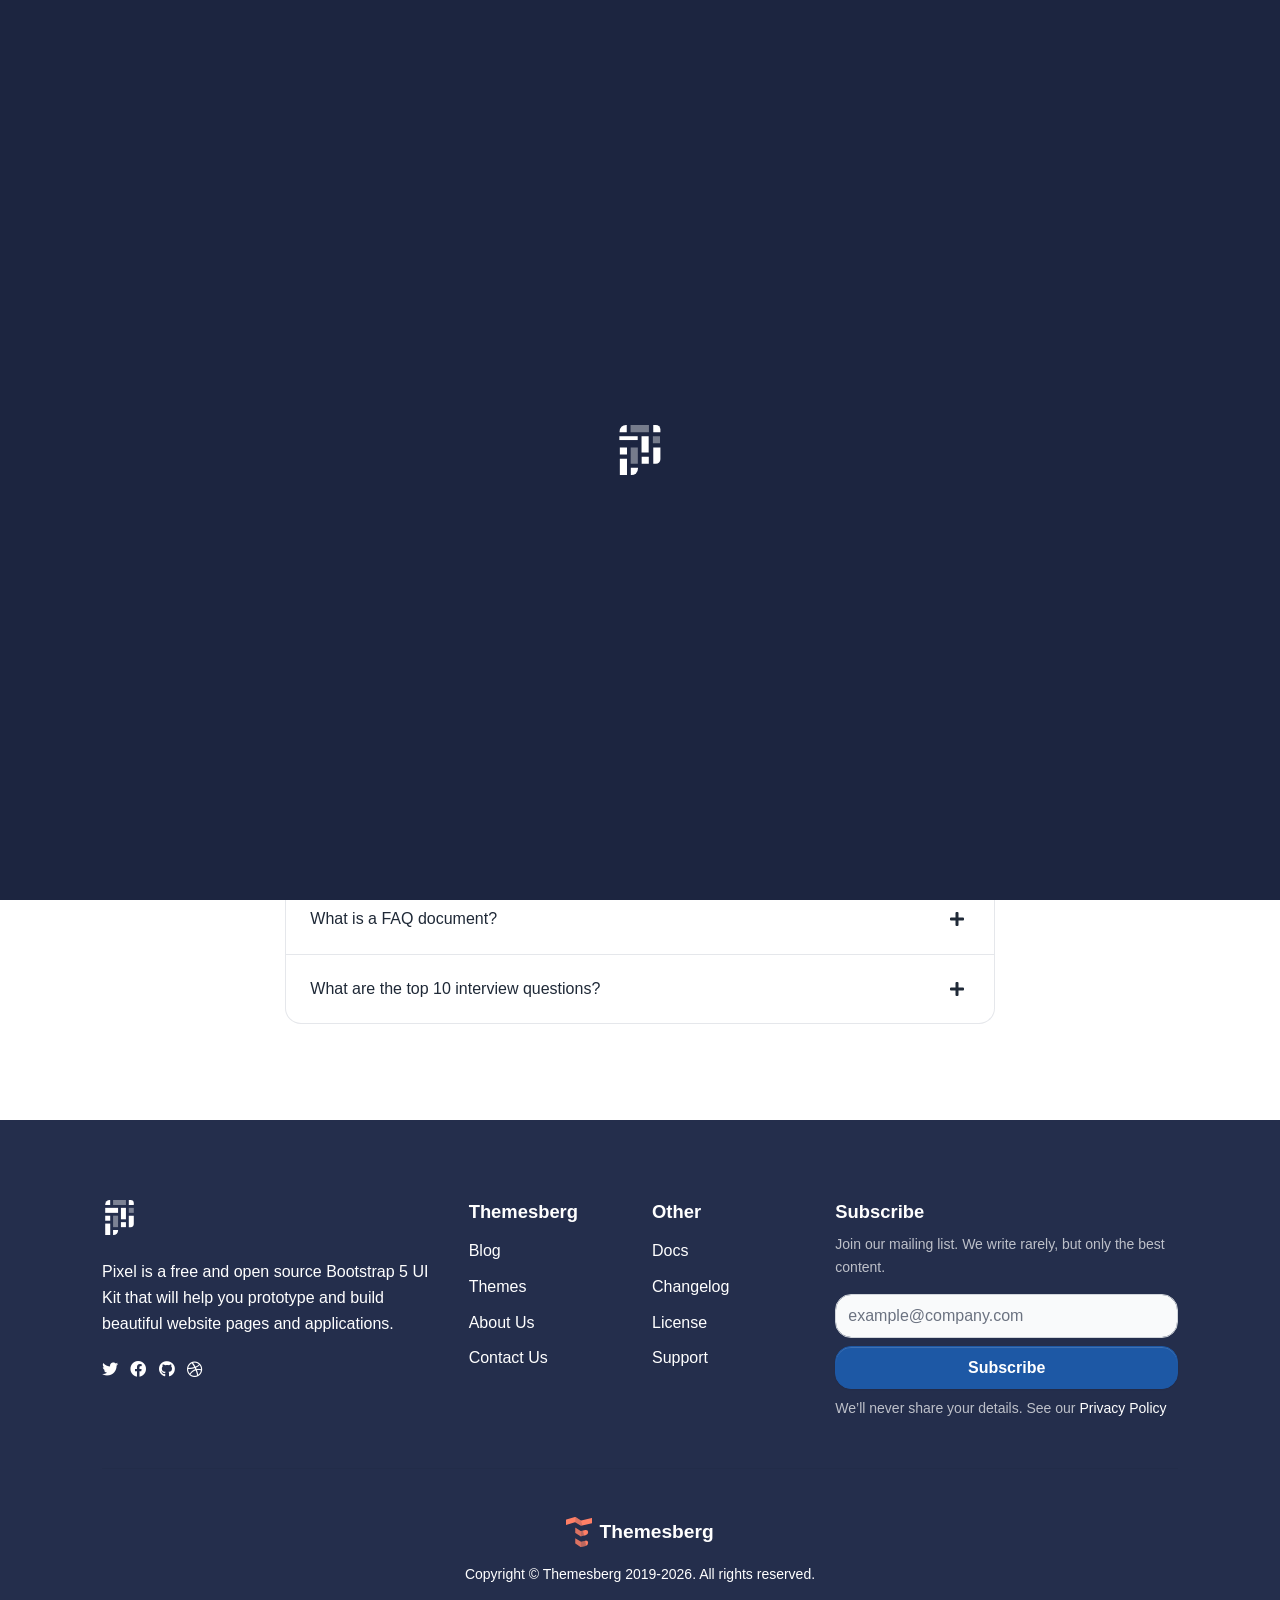
<file: html&css/html/components/accordions.html>
<!--

=========================================================
* Pixel Free Bootstrap 5 UI Kit
=========================================================

* Product Page: https://themesberg.com/product/ui-kit/pixel-free-bootstrap-5-ui-kit
* Copyright 2021 Themesberg (https://www.themesberg.com)

* Coded by https://themesberg.com

=========================================================

* The above copyright notice and this permission notice shall be included in all copies or substantial portions of the Software. Contact us if you want to remove it.

-->
<!DOCTYPE html>
<html lang="en">

<head>
    <meta http-equiv="Content-Type" content="text/html; charset=utf-8" />
<!-- Primary Meta Tags -->
<title>Pixel Bootstrap 5 - Accordions</title>
<meta name="viewport" content="width=device-width, initial-scale=1, shrink-to-fit=no">
<meta name="title" content="Pixel Bootstrap 5 - Accordions">
<meta name="author" content="Themesberg">
<meta name="description" content="Open source and free Bootstrap 5 UI Kit featuring 80 UI components, 5 example pages, and a Gulp and Sass workflow.">
<link rel="canonical" href="https://themesberg.com/product/ui-kit/pixel-free-bootstrap-5-ui-kit">

<!-- Open Graph / Facebook -->
<meta property="og:type" content="website">
<meta property="og:url" content="https://demo.themesberg.com/pixel-bootstrap-5-ui-kit">
<meta property="og:title" content="Pixel Bootstrap 5 - Accordions">
<meta property="og:description" content="Open source and free Bootstrap 5 UI Kit featuring 80 UI components, 5 example pages, and a Gulp and Sass workflow.">
<meta property="og:image" content="https://themesberg.s3.us-east-2.amazonaws.com/public/products/pixel-lite/pixel-lite-preview.jpg">

<!-- Twitter -->
<meta property="twitter:card" content="summary_large_image">
<meta property="twitter:url" content="https://demo.themesberg.com/pixel-bootstrap-5-ui-kit">
<meta property="twitter:title" content="Pixel Bootstrap 5 - Accordions">
<meta property="twitter:description" content="Open source and free Bootstrap 5 UI Kit featuring 80 UI components, 5 example pages, and a Gulp and Sass workflow.">
<meta property="twitter:image" content="https://themesberg.s3.us-east-2.amazonaws.com/public/products/pixel-lite/pixel-lite-preview.jpg">

<!-- Favicon -->
<link rel="apple-touch-icon" sizes="120x120" href="../../assets/img/favicon/apple-touch-icon.png">
<link rel="icon" type="image/png" sizes="32x32" href="../../assets/img/favicon/favicon-32x32.png">
<link rel="icon" type="image/png" sizes="16x16" href="../../assets/img/favicon/favicon-16x16.png">
<link rel="manifest" href="../../assets/img/favicon/site.webmanifest">
<link rel="mask-icon" href="../../assets/img/favicon/safari-pinned-tab.svg" color="#ffffff">
<meta name="msapplication-TileColor" content="#ffffff">
<meta name="theme-color" content="#ffffff">

<!-- Fontawesome -->
<link type="text/css" href="../../vendor/@fortawesome/fontawesome-free/css/all.min.css" rel="stylesheet">

<!-- Pixel CSS -->
<link type="text/css" href="../../css/pixel.css" rel="stylesheet">


</head>

<body>
    

<header class="header-global">
    <nav id="navbar-main" aria-label="Primary navigation" class="navbar navbar-main navbar-expand-lg navbar-theme-primary headroom navbar-dark">
        <div class="container position-relative">
            <a class="navbar-brand me-lg-5" href="../../index.html">
                <img class="navbar-brand-dark" src="../../assets/img/brand/light.svg" alt="Logo light">
                <img class="navbar-brand-light" src="../../assets/img/brand/dark.svg" alt="Logo dark">
            </a>
            <div class="navbar-collapse collapse me-auto" id="navbar_global">
                <div class="navbar-collapse-header">
                    <div class="row">
                        <div class="col-6 collapse-brand">
                            <a href="../../index.html">
                                <img src="../../assets/img/brand/dark.svg" alt="Themesberg logo">
                            </a>
                        </div>
                        <div class="col-6 collapse-close">
                            <a href="#navbar_global" class="fas fa-times" data-bs-toggle="collapse" data-bs-target="#navbar_global" aria-controls="navbar_global" aria-expanded="false" title="close" aria-label="Toggle navigation"></a>
                        </div>
                    </div>
                </div>
                <ul class="navbar-nav navbar-nav-hover align-items-lg-center">
                    <li class="nav-item dropdown">
                        <a href="#" class="nav-link dropdown-toggle" id="frontPagesDropdown" aria-expanded="false" data-bs-toggle="dropdown">
                            Pages
                            <span class="fas fa-angle-down nav-link-arrow ms-1"></span>
                        </a>
                        <div class="dropdown-menu dropdown-megamenu px-0 py-2 p-lg-4" aria-labelledby="frontPagesDropdown">
                            <div class="row">
                                <div class="col-6 col-lg-4">
                                    <h6 class="d-block mb-3 text-primary">Main pages</h6>
                                    <ul class="list-style-none mb-4">
                                        <li class="mb-2 megamenu-item">
                                            <a class="megamenu-link" href="../../html/pages/about.html">About</a>
                                        </li>
                                        <li class="mb-2 megamenu-item">
                                            <a class="megamenu-link" href="../../html/pages/contact.html">Contact</a>
                                        </li>
                                        <li class="mb-2 megamenu-item">
                                            <a class="megamenu-link" href="https://demo.themesberg.com/pixel-pro/v5/html/pages/pricing.html" target="_blank">Pricing <span class="badge bg-tertiary">Pro</span></a>
                                        </li>
                                        <li class="mb-2 megamenu-item">
                                            <a class="megamenu-link" href="https://demo.themesberg.com/pixel-pro/v5/html/pages/team.html" target="_blank">Team <span class="badge bg-tertiary">Pro</span></a>
                                        </li>
                                        <li class="mb-2 megamenu-item">
                                            <a class="megamenu-link" href="https://demo.themesberg.com/pixel-pro/v5/html/pages/services.html" target="_blank">Services <span class="badge bg-tertiary">Pro</span></a>
                                        </li>
                                        <li class="mb-2 megamenu-item">
                                            <a class="megamenu-link" href="https://demo.themesberg.com/pixel-pro/v5/html/pages/profile.html" target="_blank">Profile <span class="badge bg-tertiary">Pro</span></a>
                                        </li>
                                    </ul>
                                    <h6 class="d-block text-primary">Legal</h6>
                                    <ul class="list-style-none mb-4">
                                        <li class="mb-2 megamenu-item">
                                            <a class="megamenu-link" href="https://demo.themesberg.com/pixel-pro/v5/html/pages/legal.html" target="_blank">Legal center <span class="badge bg-tertiary">Pro</span></a>
                                        </li>
                                        <li class="mb-2 megamenu-item">
                                            <a class="megamenu-link" href="https://demo.themesberg.com/pixel-pro/v5/html/pages/terms.html" target="_blank">Terms <span class="badge bg-tertiary">Pro</span></a>
                                        </li>
                                    </ul>
                                    <h6 class="d-block text-primary">Career</h6>
                                    <ul class="list-style-none mb-4">
                                        <li class="mb-2 megamenu-item">
                                            <a class="megamenu-link" href="https://demo.themesberg.com/pixel-pro/v5/html/pages/careers.html" target="_blank">Careers <span class="badge bg-tertiary">Pro</span></a>
                                        </li>
                                        <li class="mb-2 megamenu-item">
                                            <a class="megamenu-link" href="https://demo.themesberg.com/pixel-pro/v5/html/pages/career-single.html" target="_blank">Career Single <span class="badge bg-tertiary">Pro</span></a>
                                        </li>
                                    </ul>
                                </div>
                                <div class="col-6 col-lg-4">
                                    <h6 class="d-block mb-3 text-primary">Landings</h6>
                                    <ul class="list-style-none mb-4">
                                        <li class="mb-2 megamenu-item">
                                            <a class="megamenu-link" href="../../html/pages/landing-freelancer.html">Freelancer</a>
                                        </li>
                                        <li class="mb-2 megamenu-item">
                                            <a class="megamenu-link" href="https://demo.themesberg.com/pixel-pro/v5/html/pages/landing-app.html" target="_blank">App <span class="badge bg-tertiary">Pro</span></a>
                                        </li>
                                        <li class="mb-2 megamenu-item">
                                            <a class="megamenu-link" href="https://demo.themesberg.com/pixel-pro/v5/html/pages/landing-crypto.html" target="_blank">Crypto <span class="badge bg-tertiary">Pro</span></a>
                                        </li>
                                    </ul>
                                    <h6 class="d-block mb-3 text-primary">Support</h6>
                                    <ul class="list-style-none mb-4">
                                        <li class="mb-2 megamenu-item">
                                            <a class="megamenu-link" href="https://demo.themesberg.com/pixel-pro/v5/html/pages/support.html" target="_blank">Support center <span class="badge bg-tertiary">Pro</span></a>
                                        </li>
                                        <li class="mb-2 megamenu-item">
                                            <a class="megamenu-link" href="https://demo.themesberg.com/pixel-pro/v5/html/pages/support-topic.html" target="_blank">Support topic <span class="badge bg-tertiary">Pro</span></a>
                                        </li>
                                    </ul>
                                    <h6 class="d-block mb-3 text-primary">Blog</h6>
                                    <ul class="list-style-none mb-4">
                                        <li class="mb-2 megamenu-item">
                                            <a class="megamenu-link" href="https://demo.themesberg.com/pixel-pro/v5/html/pages/blog.html" target="_blank">Blog <span class="badge bg-tertiary">Pro</span></a>
                                        </li>
                                        <li class="mb-2 megamenu-item">
                                            <a class="megamenu-link" href="https://demo.themesberg.com/pixel-pro/v5/html/pages/blog-post.html" target="_blank">Blog post <span class="badge bg-tertiary">Pro</span></a>
                                        </li>
                                    </ul>
                                </div>
                                <div class="col-6 col-lg-4">
                                    <h6 class="d-block mb-3 text-primary">User</h6>
                                    <ul class="list-style-none mb-4">
                                        <li class="mb-2 megamenu-item">
                                            <a class="megamenu-link" href="../../html/pages/sign-in.html">Sign in</a>
                                        </li>
                                        <li class="mb-2 megamenu-item">
                                            <a class="megamenu-link" href="../../html/pages/sign-up.html">Sign up</a>
                                        </li>
                                        <li class="mb-2 megamenu-item">
                                            <a class="megamenu-link" href="https://demo.themesberg.com/pixel-pro/v5/html/pages/forgot-password.html" target="_blank">Forgot password <span class="badge bg-tertiary">Pro</span></a>
                                        </li>
                                        <li class="mb-2 megamenu-item">
                                            <a class="megamenu-link" href="https://demo.themesberg.com/pixel-pro/v5/html/pages/reset-password.html" target="_blank">Reset password <span class="badge bg-tertiary">Pro</span></a>
                                        </li>
                                    </ul>
                                    <h6 class="d-block mb-3 text-primary">Special</h6>
                                    <ul class="list-style-none mb-4">
                                        <li class="mb-2 megamenu-item">
                                            <a class="megamenu-link" href="https://demo.themesberg.com/pixel-pro/v5/html/pages/404.html" target="_blank">404 Not Found <span class="badge bg-tertiary">Pro</span></a>
                                        </li>
                                        <li class="mb-2 megamenu-item">
                                            <a class="megamenu-link" href="https://demo.themesberg.com/pixel-pro/v5/html/pages/500.html" target="_blank">500 Server Error <span class="badge bg-tertiary">Pro</span></a>
                                        </li>
                                        <li class="mb-2 megamenu-item">
                                            <a class="megamenu-link" href="https://demo.themesberg.com/pixel-pro/v5/html/pages/maintenance.html" target="_blank">Maintenance <span class="badge bg-tertiary">Pro</span></a>
                                        </li>
                                        <li class="mb-2 megamenu-item">
                                            <a class="megamenu-link" href="https://demo.themesberg.com/pixel-pro/v5/html/pages/coming-soon.html" target="_blank">Coming soon <span class="badge bg-tertiary">Pro</span></a>
                                        </li>
                                        <li class="mb-2 megamenu-item">
                                            <a class="megamenu-link" href="../../html/pages/blank.html">Blank page</a>
                                        </li>
                                    </ul>
                                </div>
                            </div>
                        </div>
                    </li>
                    <li class="nav-item dropdown">
                        <a href="#" class="nav-link dropdown-toggle" id="dashboardDropdown" aria-expanded="false" data-bs-toggle="dropdown">
                            Dashboard
                            <span class="fas fa-angle-down nav-link-arrow ms-1"></span>
                        </a>
                        <div class="dropdown-menu dropdown-megamenu-sm px-0 py-2 p-lg-4" aria-labelledby="dashboardDropdown">
                            <div class="row">
                                <div class="col-6">
                                    <h6 class="d-block mb-3 text-primary">User dashboard</h6>
                                    <ul class="list-style-none mb-4">
                                        <li class="mb-2 megamenu-item">
                                            <a class="megamenu-link" href="https://demo.themesberg.com/pixel-pro/v5/html/dashboard/account.html" target="_blank">My account <span class="badge bg-tertiary">Pro</span></a>
                                        </li>
                                        <li class="mb-2 megamenu-item">
                                            <a class="megamenu-link" href="https://demo.themesberg.com/pixel-pro/v5/html/dashboard/settings.html" target="_blank">Settings <span class="badge bg-tertiary">Pro</span></a>
                                        </li>
                                        <li class="mb-2 megamenu-item">
                                            <a class="megamenu-link" href="https://demo.themesberg.com/pixel-pro/v5/html/dashboard/security.html" target="_blank">Security <span class="badge bg-tertiary">Pro</span></a>
                                        </li>
                                    </ul>
                                    <h6 class="d-block mb-3 text-primary">Items</h6>
                                    <ul class="list-style-none">
                                        <li class="mb-2 megamenu-item">
                                            <a class="megamenu-link" href="https://demo.themesberg.com/pixel-pro/v5/html/dashboard/my-items.html" target="_blank">My items <span class="badge bg-tertiary">Pro</span></a>
                                        </li>
                                        <li class="mb-2 megamenu-item">
                                            <a class="megamenu-link" href="https://demo.themesberg.com/pixel-pro/v5/html/dashboard/edit-item.html" target="_blank">Edit item <span class="badge bg-tertiary">Pro</span></a>
                                        </li>
                                    </ul>
                                </div>
                                <div class="col-6">
                                    <h6 class="d-block mb-3 text-primary">Messaging</h6>
                                    <ul class="list-style-none mb-4">
                                        <li class="mb-2 megamenu-item">
                                            <a class="megamenu-link" href="https://demo.themesberg.com/pixel-pro/v5/html/dashboard/messages.html" target="_blank">Messages <span class="badge bg-tertiary">Pro</span></a>
                                        </li>
                                        <li class="mb-2 megamenu-item">
                                            <a class="megamenu-link" href="https://demo.themesberg.com/pixel-pro/v5/html/dashboard/single-message.html" target="_blank">Chat <span class="badge bg-tertiary">Pro</span></a>
                                        </li>
                                    </ul>
                                    <h6 class="d-block mb-3 text-primary">Billing</h6>
                                    <ul class="list-style-none mb-4">
                                        <li class="mb-2 megamenu-item">
                                            <a class="megamenu-link" href="https://demo.themesberg.com/pixel-pro/v5/html/dashboard/billing.html" target="_blank">Billing details <span class="badge bg-tertiary">Pro</span></a>
                                        </li>
                                        <li class="mb-2 megamenu-item">
                                            <a class="megamenu-link" href="https://demo.themesberg.com/pixel-pro/v5/html/dashboard/invoice.html" target="_blank">Invoice <span class="badge bg-tertiary">Pro</span></a>
                                        </li>
                                    </ul>
                                </div>
                            </div>
                        </div>
                    </li>
                    <li class="nav-item dropdown">
                        <a href="#" class="nav-link dropdown-toggle" id="componentsDropdown" aria-expanded="false" data-bs-toggle="dropdown">
                            Components
                            <span class="fas fa-angle-down nav-link-arrow ms-1"></span>
                        </a>
                        <div class="dropdown-menu dropdown-megamenu-md p-0" aria-labelledby="componentsDropdown">
                            <div class="row g-0">
                                <div class="col-lg-6 bg-dark d-none d-lg-block me-0 me-3">
                                    <div class="px-0 py-3 text-center">
                                        <img src="../../assets/img/megamenu_image.png" alt="Pixel Components">
                                    </div>
                                </div>
                                <div class="col ps-0 py-3">
                                    <ul class="list-style-none">
                                        <li><a class="dropdown-item" href="../../html/components/accordions.html">Accordions</a></li>
                                        <li><a class="dropdown-item" href="../../html/components/alerts.html">Alerts</a></li>
                                        <li><a class="dropdown-item" href="../../html/components/badges.html">Badges</a></li>
                                        <li><a class="dropdown-item" href="../../html/components/cards.html">Cards</a></li>
                                        <li><a class="dropdown-item" href="https://demo.themesberg.com/pixel-pro/v5/html/components/charts.html" target="_blank">Charts <span class="badge bg-tertiary">Pro</span></a></li>
                                        <li><a class="dropdown-item" href="../../html/components/bootstrap-carousels.html">Carousels</a></li>
                                        <li><a class="dropdown-item" href="../../html/components/breadcrumbs.html">Breadcrumbs</a></li>
                                        <li><a class="dropdown-item" href="../../html/components/buttons.html">Buttons</a></li>
                                        <li><a class="dropdown-item" href="https://demo.themesberg.com/pixel-pro/v5/html/components/counters.html" target="_blank">Counters <span class="badge bg-tertiary">Pro</span></a></li>
                                    </ul>
                                </div>
                                <div class="col ps-0 py-3">
                                    <ul class="list-style-none">
                                        <li><a class="dropdown-item" href="../../html/components/dropdowns.html">Dropdowns</a></li>
                                        <li><a class="dropdown-item" href="https://demo.themesberg.com/pixel-pro/v5/html/components/e-commerce.html" target="_blank">E-commerce <span class="badge bg-tertiary">Pro</span></a></li>
                                        <li><a class="dropdown-item" href="../../html/components/forms.html">Forms</a></li>
                                        <li><a class="dropdown-item" href="https://demo.themesberg.com/pixel-pro/v5/html/components/icon-boxes.html" target="_blank">Icon Boxes <span class="badge bg-tertiary">Pro</span></a></li>
                                        <li><a class="dropdown-item" href="../../html/components/modals.html">Modals</a></li>
                                        <li><a class="dropdown-item" href="../../html/components/navs.html">Navs</a></li>
                                        <li><a class="dropdown-item" href="https://demo.themesberg.com/pixel-pro/v5/html/components/glidejs-carousels.html" target="_blank">GlideJS <span class="badge bg-tertiary">Pro</span></a></li>
                                        <li><a class="dropdown-item" href="../../html/components/pagination.html">Pagination</a></li>
                                        <li><a class="dropdown-item" href="../../html/components/popovers.html">Popovers</a></li>
                                    </ul>
                                </div>
                                <div class="col ps-0 py-3">
                                    <ul class="list-style-none">
                                        <li><a class="dropdown-item" href="../../html/components/progress-bars.html">Progress Bars</a></li>
                                        <li><a class="dropdown-item" href="https://demo.themesberg.com/pixel-pro/v5/html/components/steps.html" target="_blank">Steps <span class="badge bg-tertiary">Pro</span></a></li>
                                        <li><a class="dropdown-item" href="../../html/components/tables.html">Tables</a></li>
                                        <li><a class="dropdown-item" href="../../html/components/tabs.html">Tabs</a> </li>
                                        <li><a class="dropdown-item" href="../../html/components/toasts.html">Toasts</a> </li>
                                        <li><a class="dropdown-item" href="https://demo.themesberg.com/pixel-pro/v5/html/components/timelines.html" target="_blank">Timelines <span class="badge bg-tertiary">Pro</span></a></li>
                                        <li><a class="dropdown-item" href="../../html/components/tooltips.html">Tooltips</a></li>
                                        <li><a class="dropdown-item" href="../../html/components/typography.html">Typography</a></li>
                                        <li><a class="dropdown-item" href="https://demo.themesberg.com/pixel-pro/v5/html/components/widgets.html" target="_blank">Widgets <span class="badge bg-tertiary">Pro</span></a></li>
                                    </ul>
                                </div>
                            </div>
                        </div>
                    </li>
                    <li class="nav-item dropdown">
                        <a href="#" class="nav-link dropdown-toggle" data-bs-toggle="dropdown" id="supportDropdown" aria-expanded="false">
                            Support
                            <span class="fas fa-angle-down nav-link-arrow ms-1"></span>
                        </a>
                        <div class="dropdown-menu dropdown-menu-lg" aria-labelledby="supportDropdown">
                            <div class="col-auto px-0">
                                <div class="list-group list-group-flush">
                                    <a href="https://themesberg.com/docs/bootstrap-5/pixel/getting-started/quick-start/" target="_blank" class="list-group-item list-group-item-action d-flex align-items-center p-0 py-3 px-lg-4">
                                        <span class="icon icon-sm"><span class="fas fa-file-alt"></span></span>
                                        <div class="ms-4">
                                            <span class="d-block font-small fw-bold mb-0">Documentation<span class="badge badge-sm badge-secondary ms-2">v3.1</span></span>
                                            <span class="small">Examples and guides</span>
                                        </div>
                                    </a>
                                    <a href="https://github.com/themesberg/pixel-bootstrap-ui-kit/issues" target="_blank" class="list-group-item list-group-item-action d-flex align-items-center p-0 py-3 px-lg-4">
                                        <span class="icon icon-sm"><span class="fas fa-microphone-alt"></span></span>
                                        <div class="ms-4">
                                            <span class="d-block font-small fw-bold mb-0">Support</span>
                                            <span class="small">Need help? Ask us!</span>
                                        </div>
                                    </a>
                                </div>
                            </div>
                        </div>
                    </li>
                </ul>
            </div>
            <div class="d-flex align-items-center">
                <a href="https://themesberg.com/docs/bootstrap-5/pixel/getting-started/quick-start/" target="_blank" class="btn btn-outline-gray-100 d-none d-lg-inline me-md-3"><span class="fas fa-book me-2"></span> Docs</a>
                <a href="https://themesberg.com/product/ui-kit/pixel-free-bootstrap-5-ui-kit" target="_blank" class="btn btn-tertiary"><i class="fas fa-cloud-download-alt me-2"></i> Download</a>
                <button class="navbar-toggler ms-2" type="button" data-bs-toggle="collapse" data-bs-target="#navbar_global" aria-controls="navbar_global" aria-expanded="false" aria-label="Toggle navigation">
                    <span class="navbar-toggler-icon"></span>
                </button>
            </div>
        </div>
    </nav>
</header>
    <main>

        <div class="preloader bg-dark flex-column justify-content-center align-items-center">
    <svg id="loader-logo" xmlns="http://www.w3.org/2000/svg" width="50" height="50" viewBox="0 0 64 78.4">
        <path fill="#fff" d="M10,0h1.2V11.2H0V10A10,10,0,0,1,10,0Z"/>
        <rect fill="none" stroke="#fff" stroke-width="11.2" x="40" y="17.6" width="0" height="25.6"/>
        <rect fill="none" stroke="#fff" stroke-opacity="0.4" stroke-width="11.2" x="23" y="35.2" width="0" height="25.6"/>
        <path fill="#fff" d="M52.8,35.2H64V53.8a7,7,0,0,1-7,7H52.8V35.2Z"/>
        <rect fill="none" stroke="#fff" stroke-width="11.2" x="6" y="52.8" width="0" height="25.6"/>
        <path fill="#fff" d="M52.8,0H57a7,7,0,0,1,7,7h0v4.2H52.8V0Z"/>
        <rect fill="none" stroke="#fff" stroke-opacity="0.4" stroke-width="11.2" x="57.8" y="17.6" width="0" height="11.2"/>
        <rect fill="none" stroke="#fff" stroke-width="11.2" x="6" y="35.2" width="0" height="11.2"/>
        <rect fill="none" stroke="#fff" stroke-width="11.2" x="40.2" y="49.6" width="0" height="11.2"/>
        <path fill="#fff" d="M17.6,67.2H28.8v1.2a10,10,0,0,1-10,10H17.6V67.2Z"/>
        <rect fill="none" stroke="#fff" stroke-opacity="0.4" stroke-width="28.8" x="31.6" width="0" height="11.2"/>
        <rect fill="none" stroke="#fff" x="14" stroke-width="28.8" y="17.6" width="0" height="11.2"/>
    </svg>
</div>

        <!-- Hero -->
        <div class="section-header pb-6 bg-primary text-white">
            <div class="container">
                <div class="row justify-content-center">
                    <div class="col-12 col-md-8 text-center">
                        <h1 class="display-3 mb-4">Accordions</h1>
                        <p class="lead mb-5">The accordion uses collapse internally to make it collapsible. To render an accordion that’s expanded, add the <span class="fw-bold">.open</span> class on the <span class="fw-bold">.accordion</span>.</p>
                        <div class="alert bg-secondary" role="alert">
                            <span class="fas fa-info-circle"></span>
                            <a class="fw-bold text-white text-underline mx-1" href="https://themesberg.com/docs/pixel-bootstrap/components/accordions/" target="_blank">See our Documentation</a> for a detailed technical explanation.
                        </div>
                    </div>
                </div>
            </div>
        </div>
        <!-- End of Hero -->
        
        <!--End of Title section-->
<div class="section section-md">
    <div class="container">
        <div class="row justify-content-center mt-4">
            <div class="col-12 col-lg-8">
                <!--Accordion-->
                <div class="accordion" id="accordionExample1">
                    <div class="accordion-item">
                        <h2 class="accordion-header" id="headingOne">
                            <button class="accordion-button" type="button" data-bs-toggle="collapse"
                                data-bs-target="#collapseOne" aria-expanded="true" aria-controls="collapseOne">
                                What is the purpose of a FAQ?
                            </button>
                        </h2>
                        <div id="collapseOne" class="accordion-collapse collapse show" aria-labelledby="headingOne"
                            data-bs-parent="#accordionExample1">
                            <div class="accordion-body">
                                <strong>This is the first item's accordion body.</strong> It is hidden by default, until
                                the collapse plugin adds the appropriate classes that we use to style each element.
                                These classes control the overall appearance, as well as the showing and hiding via CSS
                                transitions. You can modify any of this with custom CSS or overriding our default
                                variables. It's also worth noting that just about any HTML can go within the
                                <code>.accordion-body</code>, though the transition does limit overflow.
                            </div>
                        </div>
                    </div>
                    <div class="accordion-item">
                        <h2 class="accordion-header" id="headingTwo">
                            <button class="accordion-button collapsed" type="button" data-bs-toggle="collapse"
                                data-bs-target="#collapseTwo" aria-expanded="false" aria-controls="collapseTwo">
                                What is a FAQ document?
                            </button>
                        </h2>
                        <div id="collapseTwo" class="accordion-collapse collapse" aria-labelledby="headingTwo"
                            data-bs-parent="#accordionExample1">
                            <div class="accordion-body">
                                <strong>This is the second item's accordion body.</strong> It is hidden by default,
                                until the collapse plugin adds the appropriate classes that we use to style each
                                element. These classes control the overall appearance, as well as the showing and hiding
                                via CSS transitions. You can modify any of this with custom CSS or overriding our
                                default variables. It's also worth noting that just about any HTML can go within the
                                <code>.accordion-body</code>, though the transition does limit overflow.
                            </div>
                        </div>
                    </div>
                    <div class="accordion-item">
                        <h2 class="accordion-header" id="headingThree">
                            <button class="accordion-button collapsed" type="button" data-bs-toggle="collapse"
                                data-bs-target="#collapseThree" aria-expanded="false" aria-controls="collapseThree">
                                What are the top 10 interview questions?
                            </button>
                        </h2>
                        <div id="collapseThree" class="accordion-collapse collapse" aria-labelledby="headingThree"
                            data-bs-parent="#accordionExample1">
                            <div class="accordion-body">
                                <strong>This is the third item's accordion body.</strong> It is hidden by default, until
                                the collapse plugin adds the appropriate classes that we use to style each element.
                                These classes control the overall appearance, as well as the showing and hiding via CSS
                                transitions. You can modify any of this with custom CSS or overriding our default
                                variables. It's also worth noting that just about any HTML can go within the
                                <code>.accordion-body</code>, though the transition does limit overflow.
                            </div>
                        </div>
                    </div>
                </div>
                <!--End of Accordion-->
            </div>
        </div>
    </div>
</div>

    </main>
    <footer class="footer pt-6 pb-5 bg-primary text-white">
    <div class="container">
        <div class="row">
            <div class="col-md-4">
                <img class="navbar-brand-dark mb-4" height="35" src="../../assets/img/brand/light.svg"
                    alt="Logo light">
                <p>Pixel is a free and open source Bootstrap 5 UI Kit that will help you prototype and build beautiful website pages and applications.</p>
                <ul class="social-buttons mb-5 mb-lg-0">
                    <li>
                        <a href="https://twitter.com/themesberg" aria-label="twitter social link"
                            class="icon-white me-2">
                            <span class="fab fa-twitter"></span>
                        </a>
                    </li>
                    <li>
                        <a href="https://www.facebook.com/themesberg/" class="icon-white me-2"
                            aria-label="facebook social link">
                            <span class="fab fa-facebook"></span>
                        </a>
                    </li>
                    <li>
                        <a href="https://github.com/themesberg" aria-label="github social link" class="icon-white me-2">
                            <span class="fab fa-github"></span>
                        </a>
                    </li>
                    <li>
                        <a href="https://dribbble.com/themesberg" class="icon-white" aria-label="dribbble social link">
                            <span class="fab fa-dribbble"></span>
                        </a>
                    </li>
                </ul>
            </div>
            <div class="col-6 col-md-2 mb-5 mb-lg-0">
                <span class="h5">Themesberg</span>
                <ul class="footer-links mt-2">
                    <li><a target="_blank" href="https://themesberg.com/blog">Blog</a></li>
                    <li><a target="_blank" href="https://themesberg.com/themes">Themes</a></li>
                    <li><a target="_blank" href="https://themesberg.com/about">About Us</a></li>
                    <li><a target="_blank" href="https://themesberg.com/contact">Contact Us</a></li>
                </ul>
            </div>
            <div class="col-6 col-md-2 mb-5 mb-lg-0">
                <span class="h5">Other</span>
                <ul class="footer-links mt-2">
                    <li><a href="https://themesberg.com/docs/bootstrap-5/pixel/getting-started/quick-start/"
                            target="_blank">Docs</a></li>
                    <li><a href="https://themesberg.com/docs/pixel-bootstrap/getting-started/changelog"
                            target="_blank">Changelog</a></li>
                    <li><a target="_blank" href="https://themesberg.com/licensing">License</a>
                    </li>
                    <li><a target="_blank"
                            href="https://github.com/themesberg/pixel-bootstrap-ui-kit/issues">Support</a></li>
                </ul>
            </div>
            <div class="col-12 col-md-4 mb-5 mb-lg-0">
                <span class="h5">Subscribe</span>
                <p class="text-muted font-small mt-2">Join our mailing list. We write rarely, but only the best content.
                </p>
                <form action="#">
                    <div class="form-row mb-2">
                        <div class="col-12">
                            <label class="h6 fw-normal text-muted d-none" for="exampleInputEmail3">Email address</label>
                            <input type="email" class="form-control mb-2" placeholder="example@company.com" name="email"
                                aria-label="Subscribe form" id="exampleInputEmail3" required>
                        </div>
                        <div class="col-12 d-grid">
                            <button type="submit" class="btn btn-tertiary" data-loading-text="Sending">
                                <span>Subscribe</span>
                            </button>
                        </div>
                    </div>
                </form>
                <p class="text-muted font-small m-0">We’ll never share your details. See our <a class="text-white"
                        href="#">Privacy Policy</a></p>
            </div>
        </div>
        <hr class="bg-secondary my-3 my-lg-5">
        <div class="row">
            <div class="col mb-md-0">
                <a href="https://themesberg.com" target="_blank" class="d-flex justify-content-center mb-3">
                    <img src="../../assets/img/themesberg.svg" height="30" class="me-2" alt="Themesberg Logo">
                    <p class="text-white fw-bold footer-logo-text m-0">Themesberg</p>
                </a>
                <div class="d-flex text-center justify-content-center align-items-center" role="contentinfo">
                    <p class="fw-normal font-small mb-0">Copyright © Themesberg 2019-<span
                            class="current-year">2021</span>. All rights reserved.</p>
                </div>
            </div>
        </div>
    </div>
</footer>

    <!-- Core -->
<script src="../../vendor/@popperjs/core/dist/umd/popper.min.js"></script>
<script src="../../vendor/bootstrap/dist/js/bootstrap.min.js"></script>
<script src="../../vendor/headroom.js/dist/headroom.min.js"></script>

<!-- Vendor JS -->
<script src="../../vendor/onscreen/dist/on-screen.umd.min.js"></script>
<script src="../../vendor/jarallax/dist/jarallax.min.js"></script>
<script src="../../vendor/smooth-scroll/dist/smooth-scroll.polyfills.min.js"></script>
<script src="../../vendor/vivus/dist/vivus.min.js"></script>
<script src="../../vendor/vanillajs-datepicker/dist/js/datepicker.min.js"></script>

<script async defer src="https://buttons.github.io/buttons.js"></script>

<!-- Pixel JS -->
<script src="../../assets/js/pixel.js"></script>

</body>

</html>
</file>
<file: about.css>
@font-face {
    font-family: "titre";
    src: url("fonts/lineto-brown-bold.woff2") format("woff2");
}
@font-face {
    font-family: "link";
    src: url("fonts/lineto-brown-light.woff2") format("woff2");
}
@font-face {
    font-family: "para";
    src: url("fonts/lineto-brown-regular.woff2") format("woff2");
}
::-webkit-scrollbar{
    width: 0;
}
*,::before,::after{
    margin: 0;
    padding: 0;
    box-sizing: border-box;
}
a,p,button,li,label{
    font-family: "para";
}
h1,h2{
    font-family: "titre";
}
button{
    cursor: pointer;
}
body{
    padding-top: 90px;
}
.main{
    width: 100%;
}
.menu{
    position: fixed;
    left: 0;
    top: 0;
    width: 100%;
    height: 70px;
    padding: 0 20px;
    display: flex;
    justify-content: space-between;
    align-items: center;
    box-shadow: none;
     transition: 0.9s;
    z-index: 1000;
}
.menu.active{
    background-color: rgba(255, 255, 255, 0.832);
    box-shadow: 0 1px 2px rgb(145, 145, 145);
}
.menu ul{
    display: flex;
}
.menu li{
    margin: 0 0 0 20px;
    list-style-type: none;
}
.menu a{
    position: relative;
    padding: 10px;
    text-decoration: none;
    color: #000;
}
.notif::after{
    content: "5";
    width: 18px;
    height: 18px;
    font-size: 11px;
    right: 0;
    top: 0;
    position: absolute;
    display: inline-flex;
    justify-content: center;
    background-color: #333;
    font-family: "para";
    align-items: center;
    color: #fff;
    border-radius: 50%;
    transform: translate(40%,-40%);
}
.logo{
    position: relative;
    width: 94px;
    height: 40px;
    overflow: hidden;
}
.menu #texte_logo{
    position: absolute;
    transform: translateY(0);
    opacity: 1;
    font-size: 2em;
    font-weight: bold;
    transition: 0.6s 0.6s ease-out;
}
.icones_menu{
    position: absolute;
    left: 0;
    top: 0;
    width: 21px;
    height: 36px;
    opacity: 0;
    transform: translateY(100%);
    transition: 0.6s 0.6s ease;
}
.menu.active .icones_menu{
    opacity: 1;
    transform: translateY(0);
}
.menu.active #texte_logo{
    transform: translateY(-50%);
    opacity: 0;
}
.icones_menu > * {
    position: absolute;
    width: 10px;
    height: 10px;
    border-radius: 50%;
    background-color: #000;
}

.icn1{
    left: 0;
    top: 0;
}
.icn2{
    top: 50%;
    left: 0;
    transform: translateY(-50%);
}
.icn3{
    bottom: 0;
    left: 0;
}
.icn4{
    right: 0;
    top: 25%;
    transform: translateY(-25%);
}
.icn5{
    right: 0;
    top: 75%;
    transform: translateY(-75%);
}
.titre{
    font-size: 6em;
    color: #000;
}
.en_tete{
    width: 100%;
    height: 640px;
    display: grid;
    grid-template-columns: 1.5fr 1fr;
    justify-items: center;
    align-content: center;
}
.header_img{
    background: url("bubka_img/Octoguy.png");
    background-size: contain;
    background-position: center;
    background-repeat: no-repeat;
    /* animation: random_img 5s linear infinite; */
    width: 330px;
    height: 440px;
}
.en_tete h1{
    position: relative;
    font-size: 8em;
    padding-bottom: 20px;
}
.anime_texte{
    position: relative;
    display: inline-block;
    padding-bottom: 10px;
}
.anime_texte::before{
    content: "client ?";
    color: #000;
    /* animation: random_text 4s linear infinite; */
}
.en_tete p{
    font-size: 2em;
}
.anime_texte::after{
    content: "";
    position: absolute;
    width: 100%;
    height: 8px;
    background-color: #000;
    left: 0;
    bottom: 0;
}
.cerles{
    position: absolute;
    width: 44.28%;
    height: 760px;
    top: 0;
    right: 80px;
    z-index: -1;
}
.cerles > div{
    position: absolute;
    width: 290px;
    height: 290px;
    border-radius: 50%;
    background-color: rgb(74, 237, 194);
}
.c1{
    left: 0;
    top: 0;
    transform: translateY(-50%);
}
.c2{
    right: 0;
    top: 0;
}
.c3{
    left: 0;
    top: 41%;
    transform: translateY(-50%);
}
.c4{
    right: 0;
    top: 62%;
    transform: translateY(-50%);
}
.c5{
    bottom: 0;
    left: 0;
}
.galerie{
    display: grid;
    grid-template-rows: repeat(2,1fr);
    width: 100%;
    height: 970px;
    padding: 15px;
}
.long_image{
    display: grid;
    grid-template-columns: repeat(2,1fr);
    gap: 15px;
}
.petit_image{
    display: grid;
    grid-template-columns: repeat(3,1fr);
    gap: 15px;
    padding-top: 15px;
}
.long_image > div,.petit_image > div{
    position: relative;
    background-position: center;
    background-size: cover;
}
.img_g1{
    background: url("bubka_img/6137BUB-BAM-congres_Presa_16x9_EN-frame-button_9ad18c49fa6f683ebe59adb1925c1948.jpg");
}
.img_g2{
    background: url("bubka_img/Bubka-Agency-Of-Yhe-Year-thumb-small2_9ad18c49fa6f683ebe59adb1925c1948.jpg");
}
.img_g3{
    background: url("bubka_img/BUBKA-Work-Bosto-Header_2021-02-01-144930_9ad18c49fa6f683ebe59adb1925c1948.jpg");
}
.img_g4{
    background: url("bubka_img/schaap_443077cf890fe3a7fc7d94aee8b2d81b.jpg");
}
.img_g5{
    position: relative;
    background: rgb(74, 237, 194);
    overflow: hidden;
}
.img_cat{
    position: absolute;
    width: 43%;
    bottom: 0;
    left: 25%;
    transform: translateY(100%);
    transition: 0.9s cubic-bezier(0,0,1,0);
}
.img_g5:hover{
    cursor: pointer;
}

.view{
    position: absolute;
    left: 50%;
    top: 50%;
    transform: translate(-50%,-50%);
    width: 220px;
    height: 50px;
    display: flex;
    justify-content: space-between;
    align-items: center;
    background: none;
    border: none;
    font-size: 17px;
    border-radius: 13% 13% 14% 12% / 48% 50% 48% 48%;
    padding-right: 40px;
    overflow: hidden;
    transition: color 0.6s;
}
.noir{
    color: #000;
    transition: .5s 0.2s;
}
.btn_anime {
    position: relative;
    height: 50px;
    display: flex;
    justify-content: space-between;
    align-items: center;
    padding-right: 30px;
    border: none;
    background: none;
    overflow: hidden;
    font-size: 1.1em;
}
.noir::before,.noir::after{
    content: "";
    position: absolute;
    transition: 0.6s ease;
    background-color: #000;
    /* background-color: rgb(74, 237, 194); */
    z-index: -1;
}
.blanc::before,.blanc::after{
    content: "";
    position: absolute;
    transition: 0.6s ease;
    background-color: rgb(74, 237, 194);
    z-index: -1;
}
.btn_anime::before{
    width: 50px;
    height: 100%;
    left: 0;
    top: 0;
    border-radius: 50%;
}
.btn_anime::after{
    width: 0;
    height: 100%;
    top: 0;
    left: 25px;
}
.btn_anime:hover::after{
     width: calc(100% - 50px);
}
.btn_anime:hover::before{
    left: calc(100% - 50px);
}
.noir .fleche_anime{
    background-color: #000;
}
.blanc .fleche_anime{
    background-color: rgb(74, 237, 194);
}
.noir:hover{
    color: #fff;
}
.fleche_anime{
    display: inline-block;
    width: 50px;
    height: 100%;
    margin-right: 15px;
    border-radius: 50%;
    /* background-color: rgb(74, 237, 194); */
}
.img_g5:hover .view{
    color: #fff;
}
.view::after{
    content: "";
    position: absolute;
    width: 100%;
    height: 100%;
    top: 0;
    left: 0;
    transform: translateX(-100%);
    background-color: #000;
    border-radius: 13% 13% 14% 12% / 48% 50% 48% 48%;
    z-index: -1;
    transition: 0.5s;
}
.img_g5:hover .view::after{
    transform: translateX(0);
}
.img_g5:hover .img_cat{
    transform: translateY(35%);
}
.fleche{
    position: relative;
    left: 0;
    top: 0;
    width: 50px;
    height: 100%;
    background-color: #000;
    border-radius: 50%;
    z-index: 10;
}
.flch{
    display: flex;
    justify-content: center;
    align-items: center;
}
.flch img{
    width: 10px;
}
.dark_back{
    position: absolute;
    display: flex;
    justify-content: flex-end;
    align-items: flex-end;
    left: 0;
    top: 0;
    width: 100%;
    height: 100%;
    padding: 25px;
    background: none;
    cursor: pointer;
    transition: .2s;
}
.content_text{
    /* background-color: orange; */
    position: relative;
    width: 100%;
    height: 100%;
}
.texte_header{
    position: absolute;
    top: 50%;
    left: 15%;
    transform: translate(0%,-50%);
    width: 830px;
    /* background-color: rgba(128, 0, 128, 0.511); */
}
.texte_dark{
    overflow: hidden;
}
.dark_back .h2{
    transform: translateY(70px);
    font-size: 2.2em;
    width: 57%;
    margin: 20px 0;
    opacity: 0;
    color: #fff;
    transition: 0.3s;
}
.petit_image .dark_back .h2{
    width: 90%;
}
.dark_back .p{
    font-size: 1.3rem;
    opacity: 0;
    transform: translateY(30px);
    color: rgb(74, 237, 194);
    transition: 0.3s;
}
.dark_back:hover .p{
    transform: translateY(0);
    opacity: 1;
    transition: 0.4s .35s;
}
.dark_back:hover .h2{
    transform: translateY(0);
    opacity: 1;
    transition: 0.4s .2s;
}
.dark_back:hover{
    background: rgba(0, 0, 0, 0.671);
}
.texte_anime {
    position: relative;
    width: 100%;
    height: 340px;
    margin: 40px 0;
}
.texte_anime h2{
    font-size: 9.5em;
    position: absolute;
}
.texte_anime .left{
    left: 0;
    bottom: 0;
}
.texte_anime .right{
    top: 0;
    right: 0;
    color: rgb(74, 237, 194);
}
.contener_btn_slide {
    margin: 50px 0;
    width: 100%;
    display: grid;
    grid-template-columns: 3fr 1fr;
    justify-items: center;
    align-items: end;
}
.cbs2{
    margin: 90px 0;
}
.contener_btn_slide h2{
    font-size: 4em;
}
.btns_slides {
    width: 120px;
    height: 55px;
    display: flex;
    justify-content: space-between;
    align-items: center;
}
.btns_slides div{
    width: 55px;
    height: 55px;
    border-radius: 50%;
}
.btn_left{
    transform: rotate(180deg);
    background: rgba(74, 237, 193, 0.63);
}
.btn_right{
    background: rgb(74, 237, 194);
}
.caroucel{
    width: 100%;
    height: 476px;
    margin: 30px 0;
    overflow: hidden;
}
.elements_caroucel{
    width: calc(785px * 4);
    height: 100%;
    display: grid;
    grid-template-columns: repeat(4,787px);
    gap: 20px;
    padding-left: 20px;
    /* animation: caroucel 5s ease infinite; */
}
.element{
    display: flex;
    flex-direction: column;
    justify-content: center;
    background: rgb(74, 237, 194);
    width: 100%;
    height: 100%;
    padding: 0 20px 0 40px;
}
.titre_caroucel{
    font-family: "link";
    font-size: 1.6em;
    line-height: 43px;
    margin-bottom: 50px;
}
.contener_partenaires{
    width: 100%;
    height: 288px;
    display: grid;
    grid-template-rows: repeat(2,1fr);
}
.partetenaires{
    width: 90%;
    display: flex;
    justify-content: space-around;
    align-items: center;
    margin: auto;
}
.part_1 .img_part_4{
    width: 60px;
}
.part_2 .img_part_4{
    width: 75px;
}
.partetenaires img{
    width: 129px;
}
.section_img_para{
    width: 100%;
    height: 591px;
    display: grid;
    grid-template-columns: 1.1fr 1fr;
    margin: 50px 0;
}
.section_img_para h2{
    font-size: 4.2em;
    margin-left: 50px;
}
.img_sec_para{
    width: 591px;
    height: 580px;
    background: url("bubka_img/img_para.jpg");
    background-size: cover;
    background-position: -120px 0;
    margin-left: 120px;
}
.section_would{
    width: 100%;
    height: 602px;
    display: grid;
    grid-template-columns: 1.4fr 1fr;
    margin: 100px 0;
    /* background: orange; */
}
.texte_sec_would{
    padding: 100px 0 0 120px;
}
.texte_sec_would h2{
    font-size: 3.6em;
    margin-bottom: 40px;
}
.img_would{
    position: relative;
    width: 485px;
    height: 530px;
    background: rgb(74, 237, 194);
}
.staking{
    position: absolute;
    width: 100%;
    height: 100%;
    left: 0;
    top: 0;
    padding: 100px 0 0 120px;
    z-index: 30;
}
.img_would_abs{
    position: absolute;
    width: 330px;
    height: 100%;
    left: 0;
    top: 0;
    transform: translateX(-65%);
    background: url("bubka_img/Glas.png");
    background-size: contain;
    background-repeat: no-repeat;
    background-position: center;
}
.img_would h2{
    font-size: 3.3em;
    margin-bottom: 50px;
}
footer{
    position: relative;
    width: 100%;
    height: 895px;
    padding: 20px;
}
.main_footer{
    width: 100%;
    height: 100%;
    padding: 5em 5em 0 5em;
    background-color: #000;
    position: relative;
}
.main_footer h2{
    font-size: 4em;
    font-weight: 700;
    color: #4aedc2;
    margin-bottom: 70px;
}
.section_news{
    display: grid;
    grid-template-columns: 1fr 1fr;
}
.contacts{
    display: flex;
    justify-content: space-between;
    padding-right: 100px;
}
.contacts li{
    list-style-type: none;
    font-size: 17px;
    margin-bottom: 10px;
    color: #fff;
}
.contacts .titre_contact,.titre_contact{
    font-size: 15px;
    color: rgb(74, 237, 194);
    padding-bottom: 18px;
}
#mail{
    width: 100%;
    padding: 13px 0;
    border: none;
    background: none;
    border-bottom: solid 1px #999;
    font-size: 1.4em;
    margin-bottom: 18px;
}
.check{
    margin: 30px 0;
}
label{
    position: relative;
    color: #fff;
    font-size: 0.9em;
}
label::after{
    content: "";
    position: absolute;
    right: 5px;
    bottom: -7px;
    width: 63%;
    height: 1px;
    background-color: #fff;
}
/* checkbox */
input[type=checkbox] {
    position: relative;
    cursor: pointer;
    margin: 0 12px 18px 0;
}
input[type=checkbox]:checked{
    background-color: rgb(74, 237, 194);
}
input[type=checkbox]:before {
    content: "";
    display: block;
    position: absolute;
    width: 20px;
    height: 20px;
    top: 0;
    left: 0;
    border: 1px solid #fff;
    background: #000;
}
input[type=checkbox]:checked:after {
    content: "";
    display: block;
    width: 9px;
    height: 14px;
    border: solid #fff;
    border-width: 0 2px 2px 0;
    -webkit-transform: rotate(45deg);
    -ms-transform: rotate(45deg);
    transform: rotate(45deg);
    position: absolute;
    top: 2px;
    left: 6px;
}
/* end checkbox */

.btn_footer{
    position: relative;
    height: 55px;
    z-index: 100;
}
.btn_footer button{
    position: absolute;
    right: 0;
    color: #fff !important;
}
.footer_footer{
    position: absolute;
    width: 100%;
    height: 130px;
    left: 0;
    bottom: 0;
    padding: 0 5em;
    border-top: solid 1px #444;
    display: flex;
    justify-content: space-between;
    align-items: center;
    color: #fff;
}
.icones div{
    width: 17px;
    height: 17px;
    display: inline-block;
    margin-right: 18px;
}
.icones img{
    width: 100%;
    height: 100%;
}
.icone_bizare{
    width: 20px;
    height: 20px;
    border: solid 1px #fff;
    border-radius: 50%;
}
.back_para{
    position: relative;
    display: inline-block;
}
.back_para::after{
    content: "";
    position: absolute;
    width: 0;
    height: 60%;
    left: 0;
    top: 50%;
    background-color: #4aedc2;
    transform: translateY(-40%);
    z-index: -1;
    transition: 0.5s;
}
.back_para.active::after{
    width: 100%;
}
@keyframes random_text {
    0%{
        content: "client ?";
    }
    20%{
        content: "salut a tous !";
    }
    40%{
        content: "boujour";
    }
    60%{
        content: "comboooo";
    }
    80%{
        content: "daaaaaanyyy";
    }
    100%{
        content: "client ?";
    }
}
@keyframes random_img{
    0%{
        background: url("bubka_img/Octoguy.png");
        background-size: contain;
        background-position: center;
        background-repeat: no-repeat;
    }
    20%{
        background: url("bubka_img/Cat.png");
        background-size: contain;
        background-position: center;
        background-repeat: no-repeat;
    }
    40%{
        background: url("bubka_img/Glas.png");
        background-size: contain;
        background-position: center;
        background-repeat: no-repeat;
    }
    60%{
        background: url("bubka_img/skull.png");
        background-size: contain;
        background-position: center;
        background-repeat: no-repeat;
    }
    80%{
        background: url("bubka_img/Schorpioen.png");
        background-size: contain;
        background-position: center;
        background-repeat: no-repeat;
    }
    100%{
        background: url("bubka_img/Octoguy.png");
        background-size: contain;
        background-position: center;
        background-repeat: no-repeat;
    }
}
</file>
